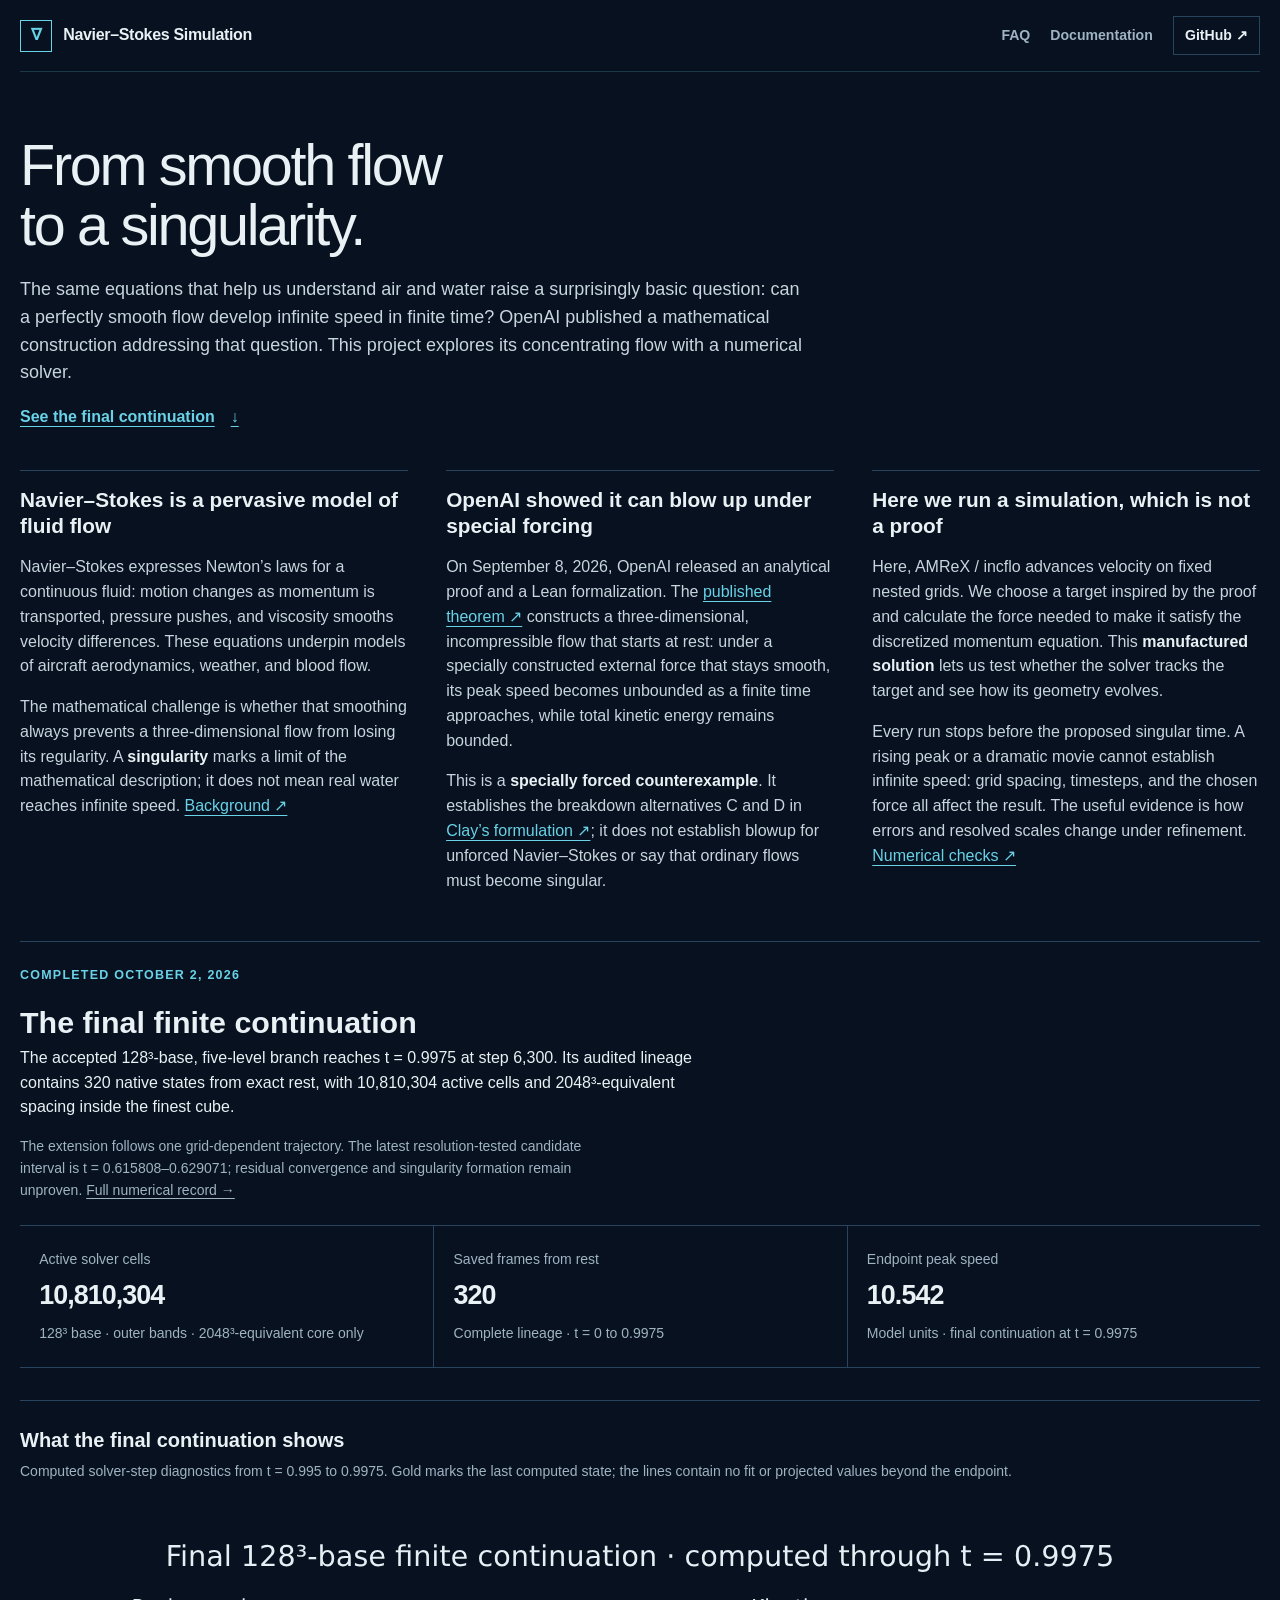
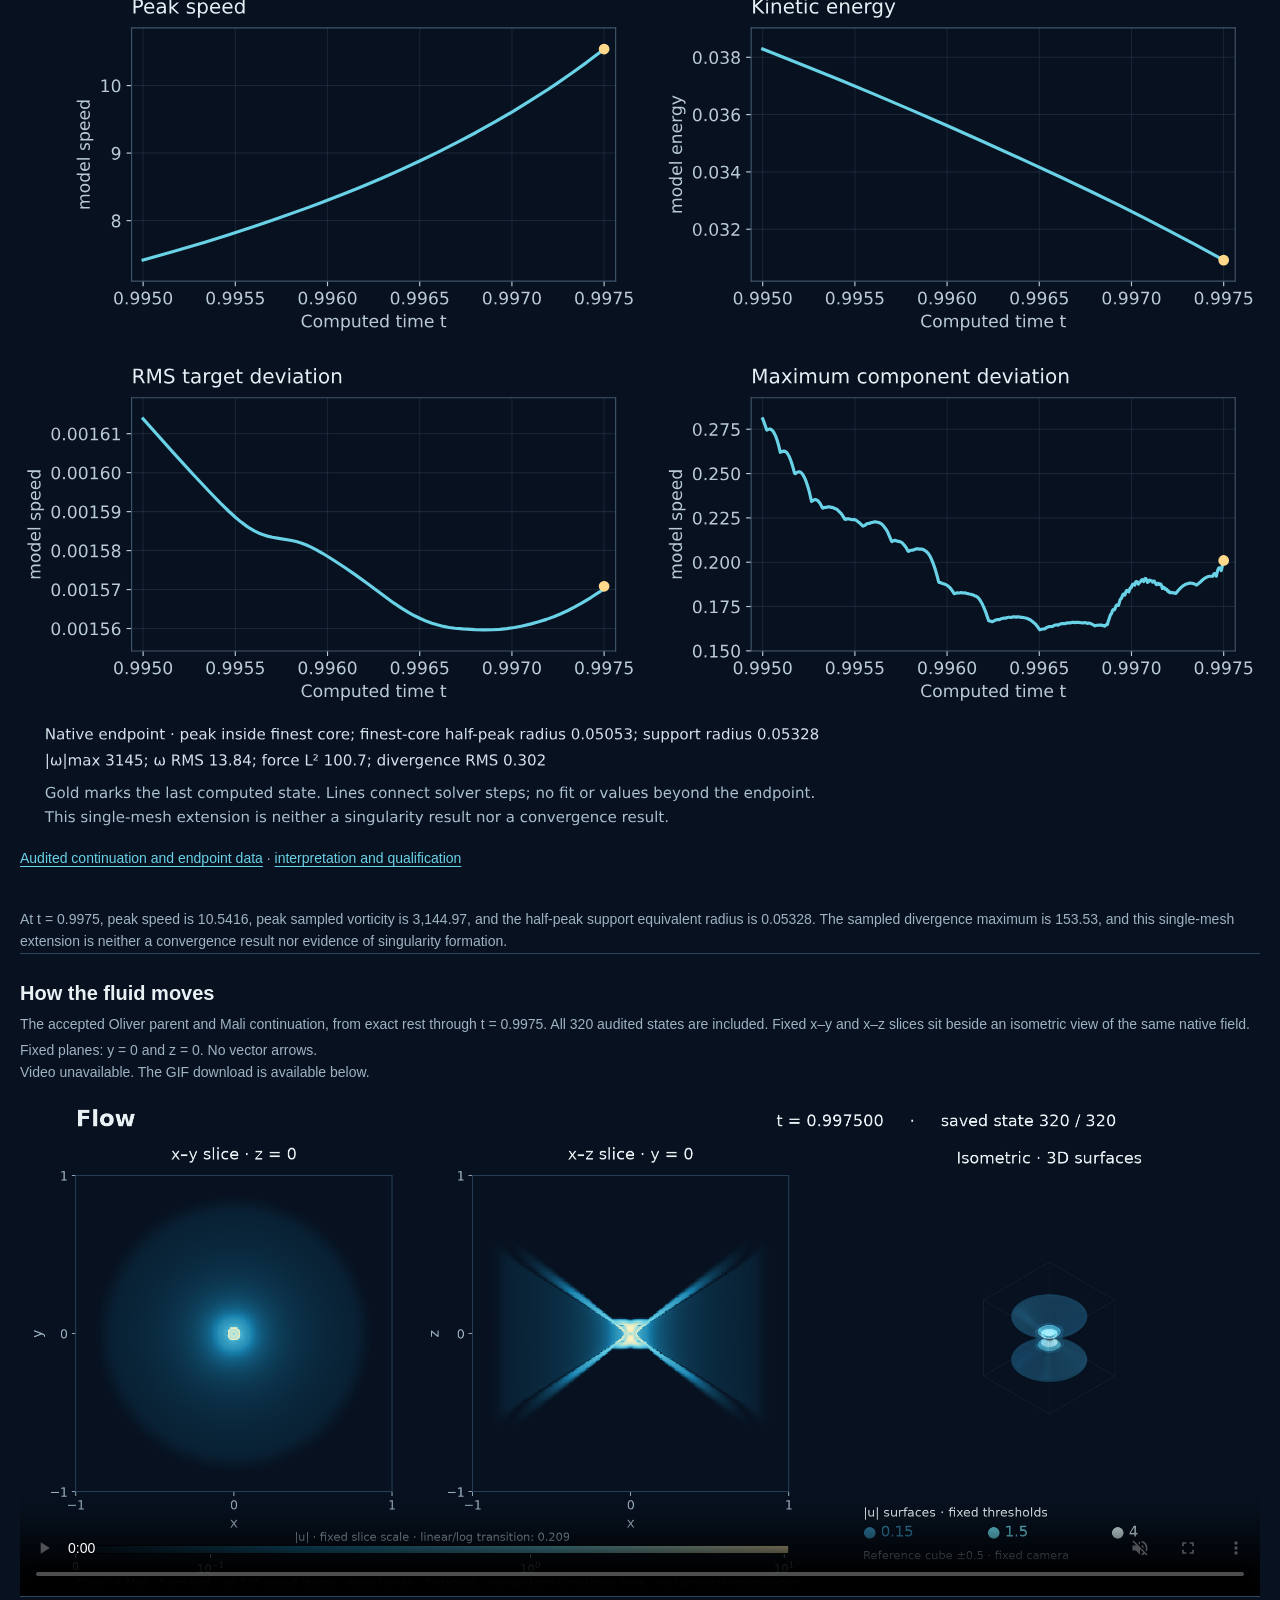
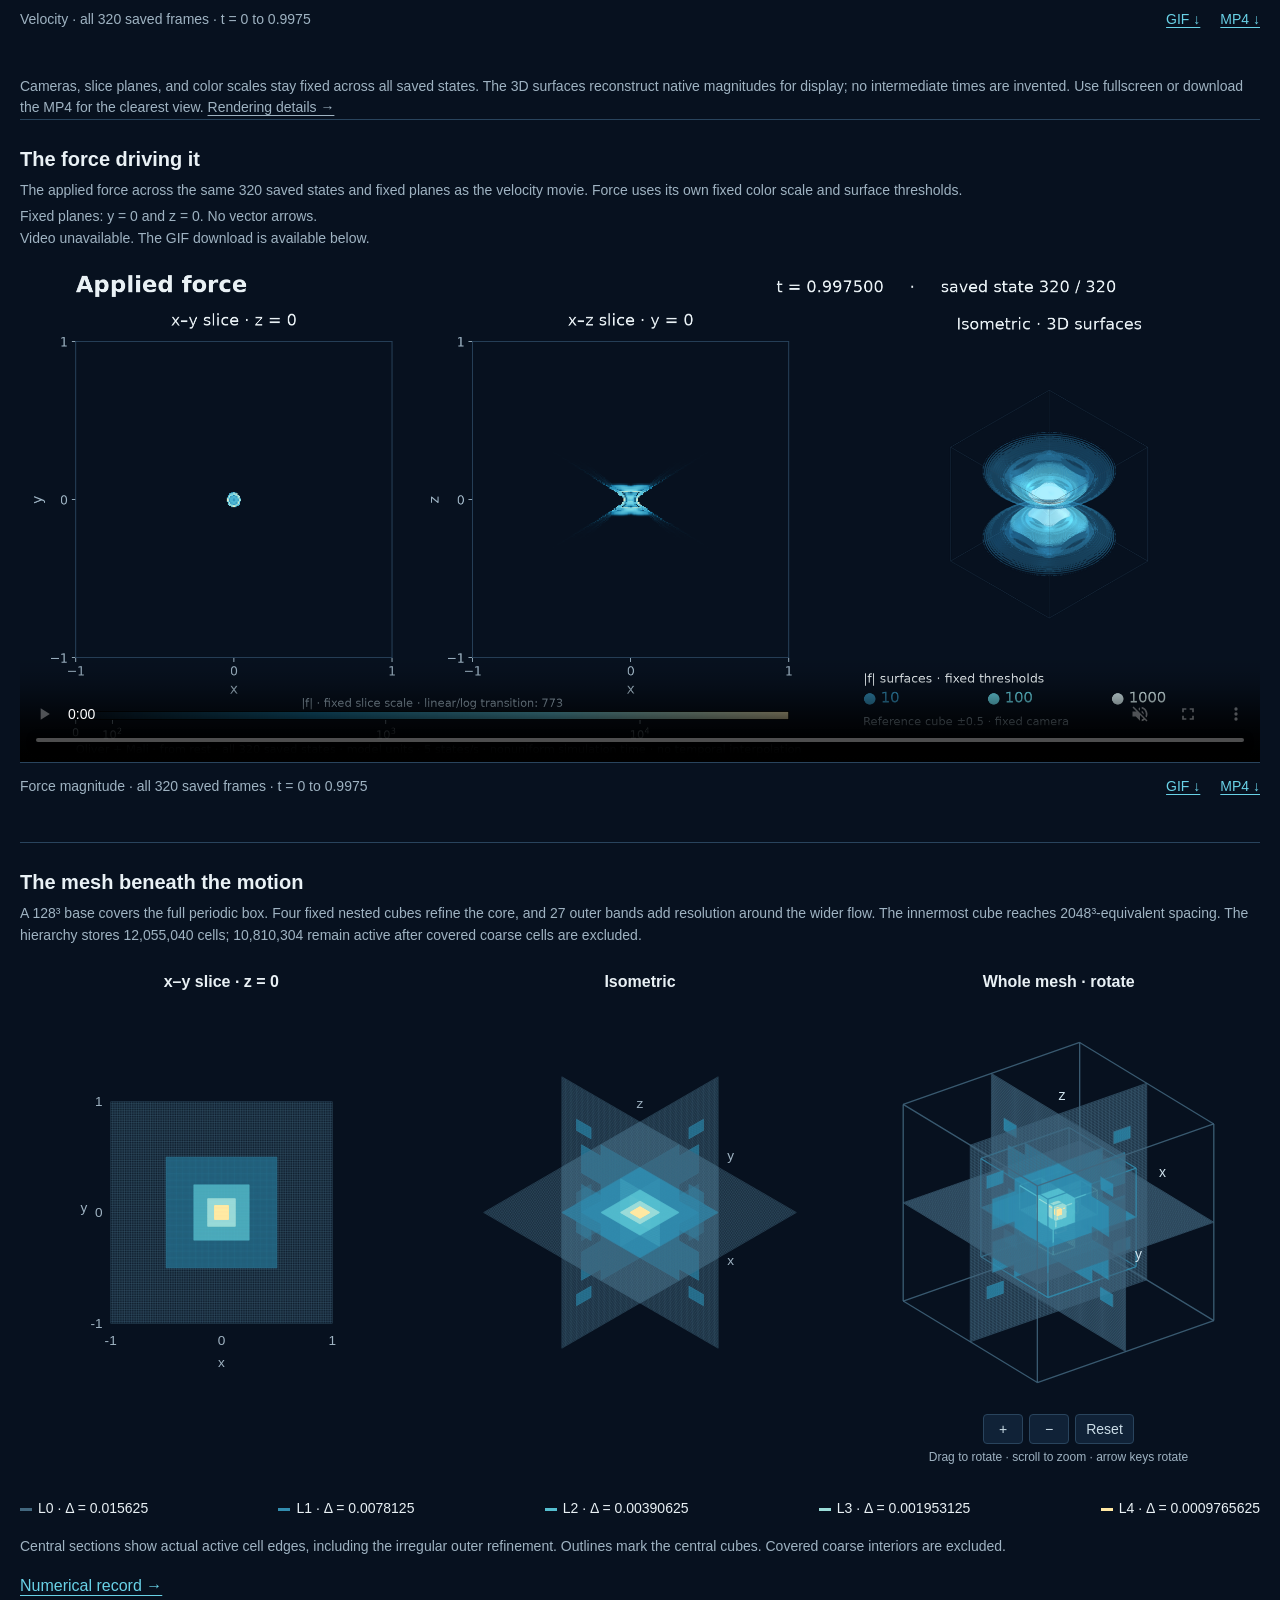
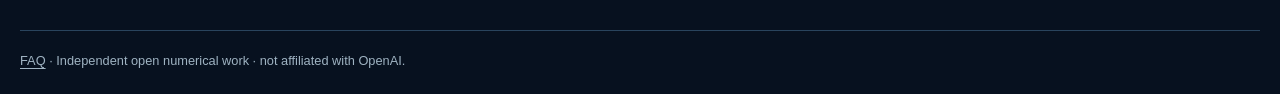
<file: site/index.html>
<!doctype html>
<html lang="en">
  <head>
    <meta charset="utf-8" />
    <meta name="viewport" content="width=device-width, initial-scale=1" />
    <meta
      name="description"
      content="Why Navier–Stokes matters, what OpenAI's singularity proof establishes, and what a finite numerical simulation can show."
    />
    <meta name="theme-color" content="#07111f" />
    <title>From smooth flow to a singularity · Navier–Stokes Simulation</title>
    <link rel="icon" href="favicon.svg" type="image/svg+xml" />
    <link rel="stylesheet" href="styles.css?v=outer-complete-2" />
    <script type="module" src="best.js?v=final-continuation-1"></script>
  </head>
  <body>
    <a class="skip-link" href="#result">Skip to the simulation</a>
    <header class="site-header">
      <a class="wordmark" href="#top" aria-label="Navier–Stokes lab home">
        <span class="mark" aria-hidden="true">∇</span>
        <span>Navier–Stokes Simulation</span>
      </a>
      <nav aria-label="Project navigation">
        <a href="faq.html">FAQ</a>
        <a href="documentation.html">
          Documentation
        </a>
        <a class="nav-cta" href="https://github.com/cmccomb/navier-stokes-singularity-simulation">
          GitHub ↗
        </a>
      </nav>
    </header>

    <main id="top">
      <section class="intro" aria-labelledby="intro-title">
        <h1 id="intro-title">From smooth flow<br />to a singularity.</h1>
        <p class="intro-lead">
          The same equations that help us understand air and water raise a
          surprisingly basic question: can a perfectly smooth flow develop
          infinite speed in finite time? OpenAI published a mathematical
          construction addressing that question. This project explores its
          concentrating flow with a numerical solver.
        </p>
        <a class="intro-jump" href="#result">See the final continuation <span aria-hidden="true">↓</span></a>

        <div class="context-grid">
          <section aria-labelledby="why-ns">
            <h2 id="why-ns">Navier–Stokes is a pervasive model of fluid flow</h2>
            <p>
              Navier–Stokes expresses Newton’s laws for a continuous fluid:
              motion changes as momentum is transported, pressure pushes,
              and viscosity smooths velocity differences. These equations
              underpin models of aircraft aerodynamics, weather, and blood flow.
            </p>
            <p>
              The mathematical challenge is whether that smoothing always
              prevents a three-dimensional flow from losing its regularity.
              A <strong>singularity</strong> marks a limit of the mathematical
              description; it does not mean real water reaches infinite speed.
              <a href="https://openai.com/index/navier-stokes-solution/">Background ↗</a>
            </p>
          </section>
          <section aria-labelledby="what-openai">
            <h2 id="what-openai">OpenAI showed it can blow up under special forcing</h2>
            <p>
              On September 8, 2026, OpenAI released an analytical proof and
              a Lean formalization. The <a href="https://cdn.openai.com/pdf/32d9f210-8b73-45e0-91bc-82a30aef8a9a/navier-stokes.pdf">published theorem ↗</a> constructs a
              three-dimensional, incompressible flow that starts at rest:
              under a specially constructed external force that stays smooth,
              its peak speed becomes unbounded as a finite time approaches, while total
              kinetic energy remains bounded.
            </p>
            <p>
              This is a <strong>specially forced counterexample</strong>.
              It establishes the breakdown alternatives C and D in
              <a href="https://www.claymath.org/wp-content/uploads/2022/06/navierstokes.pdf">Clay’s formulation ↗</a>;
              it does not establish blowup for unforced Navier–Stokes or say
              that ordinary flows must become singular.
            </p>
          </section>
          <section aria-labelledby="why-simulate">
            <h2 id="why-simulate">Here we run a simulation, which is not a proof</h2>
            <p>
              Here, AMReX / incflo advances velocity on fixed nested grids. We choose
              a target inspired by the proof and calculate the force needed
              to make it satisfy the discretized momentum equation. This
              <strong>manufactured solution</strong> lets us test whether the
              solver tracks the target and see how its geometry evolves.
            </p>
            <p>
              Every run stops before the proposed singular time. A rising
              peak or a dramatic movie cannot establish infinite speed:
              grid spacing, timesteps, and the chosen force all affect the
              result. The useful evidence is how errors and resolved scales
              change under refinement.
              <a href="accuracy.html">Numerical checks ↗</a>
            </p>
          </section>
        </div>


      </section>

      <section class="measure latest-result" id="result" aria-labelledby="latest-title">
        <p class="eyebrow">Completed October 2, 2026</p>
        <h2 id="latest-title">The final finite continuation</h2>
        <p>The accepted 128³-base, five-level branch reaches t = 0.9975 at step 6,300. Its audited lineage contains 320 native states from exact rest, with 10,810,304 active cells and 2048³-equivalent spacing inside the finest cube.</p>
        <p class="measure-note">The extension follows one grid-dependent trajectory. The latest resolution-tested candidate interval is t = 0.615808–0.629071; residual convergence and singularity formation remain unproven. <a href="results.html">Full numerical record →</a></p>
      </section>

      <section class="big-numbers" aria-label="Simulation in numbers">
        <div><p class="number-label">Active solver cells</p><p class="number-value" id="cell-count">10,810,304</p><p class="number-note" id="cell-grid">128³ base · outer bands · 2048³-equivalent core only</p></div>
        <div><p class="number-label">Saved frames from rest</p><p class="number-value" id="frame-count">320</p><p class="number-note">Complete lineage · t = 0 to 0.9975</p></div>
        <div><p class="number-label">Endpoint peak speed</p><p class="number-value" id="peak-speed">10.542</p><p class="number-note" id="speed-time">Model units · final continuation at t = 0.9975</p></div>
      </section>

      <section class="measure featured-measure" aria-labelledby="final-figure-title">
        <h2 id="final-figure-title">What the final continuation shows</h2>
        <p class="measure-note">Computed solver-step diagnostics from t = 0.995 to 0.9975. Gold marks the last computed state; the lines contain no fit or projected values beyond the endpoint.</p>
        <figure class="evidence-figure" id="final-continuation-figure">
          <div class="plot-viewport" tabindex="0" role="region" aria-label="Final finite continuation figure; scroll horizontally on narrow screens"><img src="media/final-continuation.svg" width="1152" height="864" alt="Four computed diagnostic histories through t = 0.9975, followed by a native endpoint summary for core location, support radius, vorticity, force, and divergence. No values are fitted beyond the endpoint." /></div>
          <p class="plot-scroll-hint">Scroll sideways to inspect all four continuation panels.</p>
          <figcaption><a href="data/final-continuation.json">Audited continuation and endpoint data</a> · <a href="results.html#final-continuation">interpretation and qualification</a></figcaption>
        </figure>
        <p class="measure-note">At t = 0.9975, peak speed is 10.5416, peak sampled vorticity is 3,144.97, and the half-peak support equivalent radius is 0.05328. The sampled divergence maximum is 153.53, and this single-mesh extension is neither a convergence result nor evidence of singularity formation.</p>
      </section>

      <section class="measure featured-measure" aria-labelledby="flow-title">
        <h2 id="flow-title">How the fluid moves</h2>
        <p class="measure-note">The accepted Oliver parent and Mali continuation, from exact rest through t = 0.9975. All 320 audited states are included. Fixed x–y and x–z slices sit beside an isometric view of the same native field.</p>
        <p class="measure-note" id="flow-view-note" aria-live="polite">Fixed planes: y = 0 and z = 0. No vector arrows.</p>
        <p class="media-pending" id="flow-pending">Loading the completed velocity movie.</p>
        <figure class="stream-movie three-view" id="flow-figure" hidden>
          <div class="plot-viewport" tabindex="0" role="region" aria-label="Velocity views; scroll horizontally on narrow screens"><video id="flow-video" controls loop muted playsinline preload="metadata" aria-label="Velocity magnitude: x-y slice, x-z slice, then isometric surfaces, synchronized through all saved times"></video></div>
          <p class="plot-scroll-hint" id="flow-scroll-hint">Scroll sideways: x–y → x–z → isometric</p>
          <figcaption>
            <span>Velocity · <span data-clip-range>saved times</span></span>
            <span class="media-links"><a id="flow-gif" href="media/oliver-mali-flow-views.gif?v=final320" download>GIF ↓</a><a id="flow-mp4" href="media/oliver-mali-flow-views.mp4?v=final320" download>MP4 ↓</a></span>
          </figcaption>
        </figure>
        <p class="measure-note">Cameras, slice planes, and color scales stay fixed across all saved states. The 3D surfaces reconstruct native magnitudes for display; no intermediate times are invented. Use fullscreen or download the MP4 for the clearest view. <a href="rendering-3d.html">Rendering details →</a></p>
      </section>
      <section class="measure" aria-labelledby="force-title">
        <h2 id="force-title">The force driving it</h2>
        <p class="measure-note">The applied force across the same 320 saved states and fixed planes as the velocity movie. Force uses its own fixed color scale and surface thresholds.</p>
        <p class="measure-note" id="force-view-note" aria-live="polite">Fixed planes: y = 0 and z = 0. No vector arrows.</p>
        <p class="media-pending" id="force-pending">Loading the completed forcing movie.</p>
        <figure class="stream-movie three-view" id="force-figure" hidden>
          <div class="plot-viewport" tabindex="0" role="region" aria-label="Force views; scroll horizontally on narrow screens"><video id="force-video" controls loop muted playsinline preload="metadata" aria-label="Applied force magnitude: x-y slice, x-z slice, then isometric surfaces, synchronized through all saved times"></video></div>
          <p class="plot-scroll-hint" id="force-scroll-hint">Scroll sideways: x–y → x–z → isometric</p>
          <figcaption>
            <span>Force magnitude · <span data-clip-range>saved times</span></span>
            <span class="media-links"><a id="force-gif" href="media/oliver-mali-force-views.gif?v=final320" download>GIF ↓</a><a id="force-mp4" href="media/oliver-mali-force-views.mp4?v=final320" download>MP4 ↓</a></span>
          </figcaption>
        </figure>
      </section>
      <section class="measure" aria-labelledby="mesh-title">
        <h2 id="mesh-title">The mesh beneath the motion</h2>
        <p class="measure-note">A 128³ base covers the full periodic box. Four fixed nested cubes refine the core, and 27 outer bands add resolution around the wider flow. The innermost cube reaches 2048³-equivalent spacing. The hierarchy stores 12,055,040 cells; 10,810,304 remain active after covered coarse cells are excluded.</p>
        <div class="plot-viewport mesh-row-viewport" tabindex="0" role="region" aria-label="Mesh row: x-y, isometric, rotatable whole mesh; scroll horizontally on narrow screens">
          <div class="mesh-row">
            <figure>
              <h3>x–y slice · z = 0</h3>
              <img src="media/mesh-xy.svg?v=outer128" width="800" height="800" loading="lazy" alt="Active native cell edges in the central x-y slice; covered coarse interiors excluded." />
            </figure>
            <figure>
              <h3>Isometric</h3>
              <img src="media/mesh-isometric.svg?v=outer128" width="800" height="800" loading="lazy" alt="Isometric view of three central sections through the active native cells." />
            </figure>
            <figure>
              <h3>Whole mesh · rotate</h3>
              <iframe src="mesh-explorer.html?embed=whole&amp;v=outer128" title="Rotatable whole native mesh" loading="lazy" sandbox="allow-scripts allow-same-origin"></iframe>
            </figure>
          </div>
        </div>
        <p class="plot-scroll-hint mesh-row-hint">Scroll sideways: x–y → isometric → rotatable mesh</p>
        <div class="mesh-row-legend" aria-label="Refinement levels">
          <span style="--level: #42677e">L0 · Δ = 0.015625</span>
          <span style="--level: #328daf">L1 · Δ = 0.0078125</span>
          <span style="--level: #55becf">L2 · Δ = 0.00390625</span>
          <span style="--level: #9bddd9">L3 · Δ = 0.001953125</span>
          <span style="--level: #ffe8a3">L4 · Δ = 0.0009765625</span>
        </div>
        <p class="measure-note">Central sections show actual active cell edges, including the irregular outer refinement. Outlines mark the central cubes. Covered coarse interiors are excluded.</p>
        <p class="archive-link"><a href="results.html">Numerical record →</a></p>
      </section>
    </main>

    <footer>
      <p><a href="faq.html">FAQ</a> · Independent open numerical work · not affiliated with OpenAI.</p>
    </footer>
  </body>
</html>
</file>
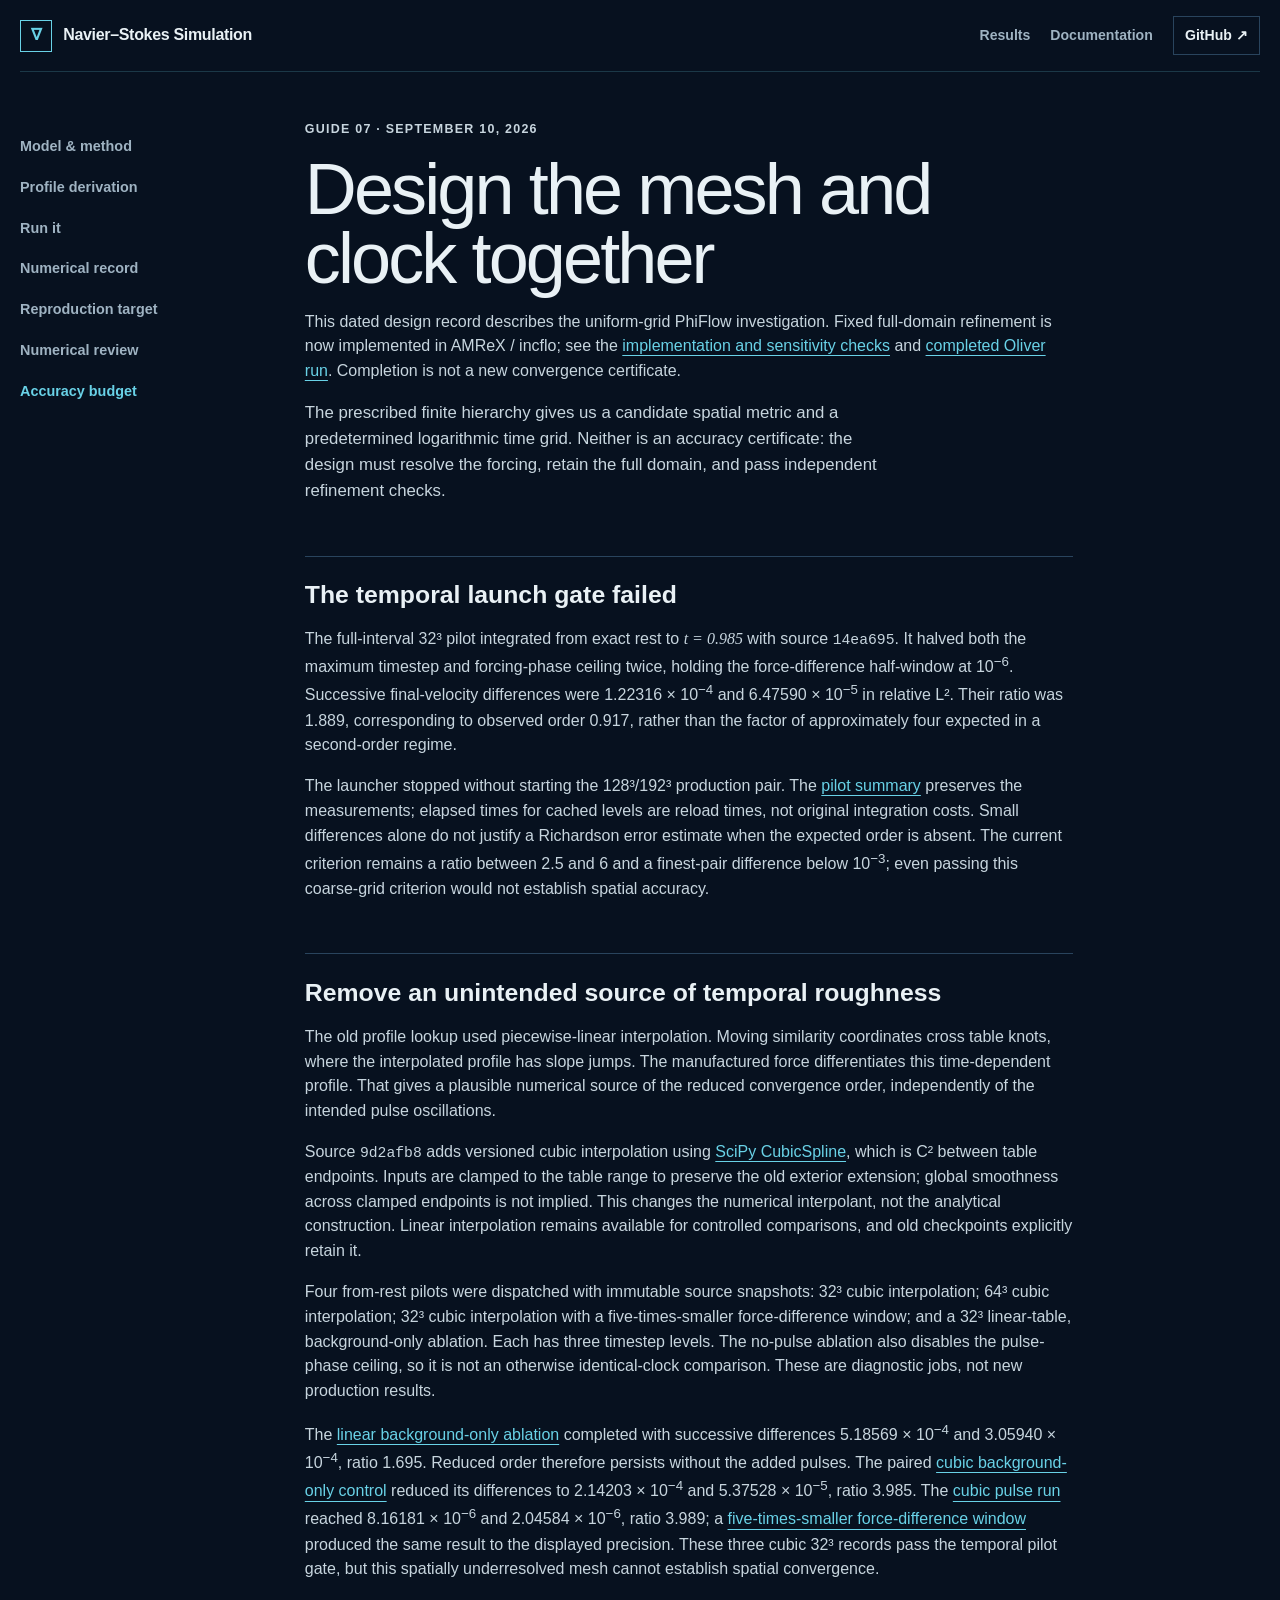
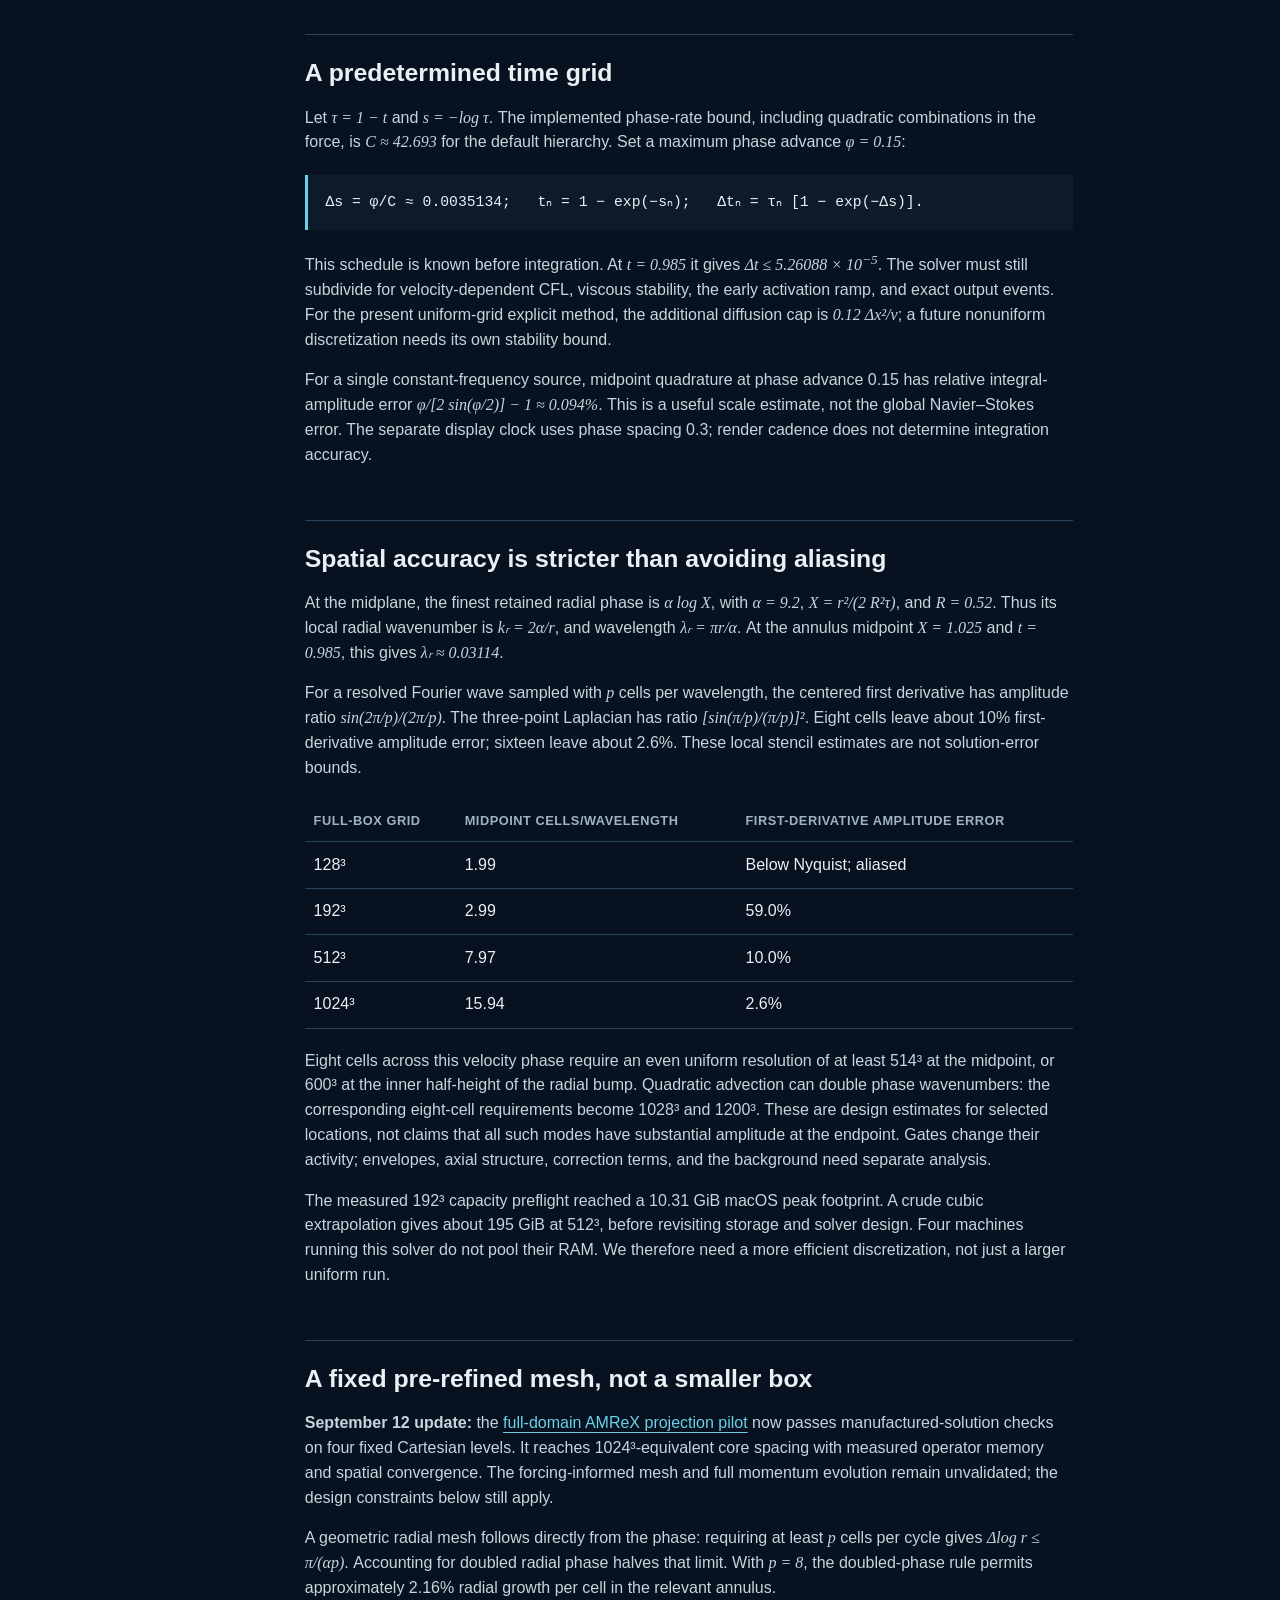
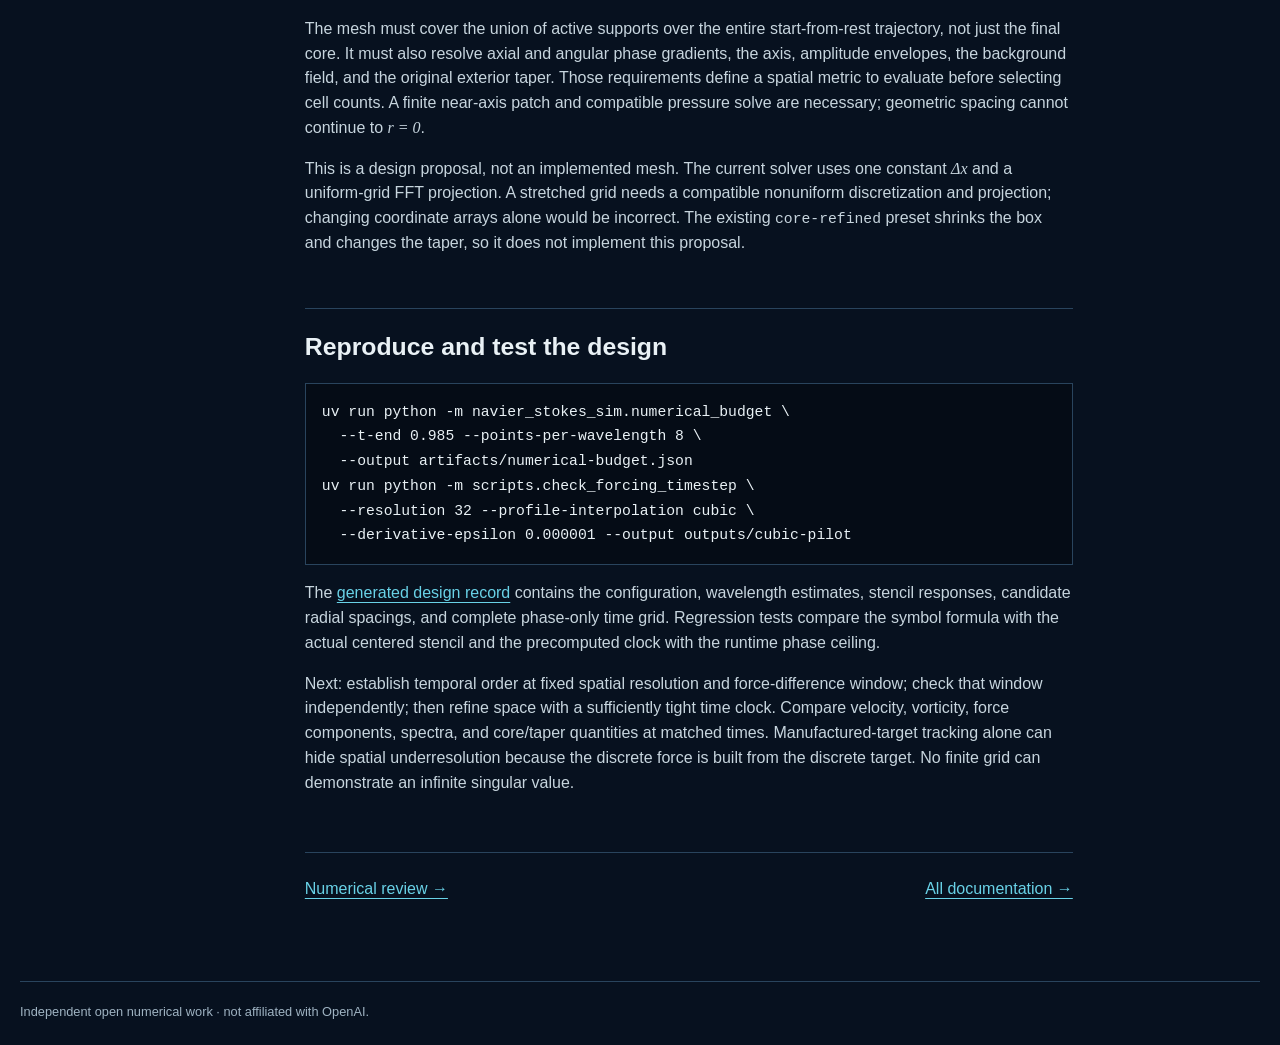
<file: site/accuracy.html>
<!doctype html>
<html lang="en">
  <head>
    <meta charset="utf-8" />
    <meta name="viewport" content="width=device-width, initial-scale=1" />
    <meta name="theme-color" content="#07111f" />
    <title>Accuracy budget · Navier–Stokes Singularity Simulation</title>
    <link rel="icon" href="favicon.svg" type="image/svg+xml" />
    <link rel="stylesheet" href="styles.css" />
  </head>
  <body>
    <a class="skip-link" href="#content">Skip to content</a>
    <header class="site-header">
      <a class="wordmark" href="index.html"><span class="mark" aria-hidden="true">∇</span><span>Navier–Stokes Simulation</span></a>
      <nav aria-label="Project navigation"><a href="index.html">Results</a><a href="documentation.html" aria-current="page">Documentation</a><a class="nav-cta" href="https://github.com/cmccomb/navier-stokes-singularity-simulation">GitHub ↗</a></nav>
    </header>
    <main class="docs-shell" id="content">
      <nav class="docs-nav" aria-label="Documentation pages">
        <a href="method.html">Model &amp; method</a><a href="derivation.html">Profile derivation</a><a href="running.html">Run it</a><a href="results.html">Numerical record</a><a href="reproduction.html">Reproduction target</a><a href="review.html">Numerical review</a><a href="accuracy.html" aria-current="page">Accuracy budget</a>
      </nav>
      <article class="doc-page">
        <p class="eyebrow">Guide 07 · September 10, 2026</p>
        <h1>Design the mesh and clock together</h1>
        <p>This dated design record describes the uniform-grid PhiFlow investigation. Fixed full-domain refinement is now implemented in AMReX / incflo; see the <a href="refinement.html">implementation and sensitivity checks</a> and <a href="results.html">completed Oliver run</a>. Completion is not a new convergence certificate.</p>
        <p class="dek">The prescribed finite hierarchy gives us a candidate spatial metric and a predetermined logarithmic time grid. Neither is an accuracy certificate: the design must resolve the forcing, retain the full domain, and pass independent refinement checks.</p>

        <h2>The temporal launch gate failed</h2>
        <p>The full-interval 32³ pilot integrated from exact rest to <span class="math">t = 0.985</span> with source <code>14ea695</code>. It halved both the maximum timestep and forcing-phase ceiling twice, holding the force-difference half-window at 10<sup>−6</sup>. Successive final-velocity differences were 1.22316 × 10<sup>−4</sup> and 6.47590 × 10<sup>−5</sup> in relative L². Their ratio was 1.889, corresponding to observed order 0.917, rather than the factor of approximately four expected in a second-order regime.</p>
        <p>The launcher stopped without starting the 128³/192³ production pair. The <a href="data/temporal-linear-n32.json">pilot summary</a> preserves the measurements; elapsed times for cached levels are reload times, not original integration costs. Small differences alone do not justify a Richardson error estimate when the expected order is absent. The current criterion remains a ratio between 2.5 and 6 and a finest-pair difference below 10<sup>−3</sup>; even passing this coarse-grid criterion would not establish spatial accuracy.</p>

        <h2>Remove an unintended source of temporal roughness</h2>
        <p>The old profile lookup used piecewise-linear interpolation. Moving similarity coordinates cross table knots, where the interpolated profile has slope jumps. The manufactured force differentiates this time-dependent profile. That gives a plausible numerical source of the reduced convergence order, independently of the intended pulse oscillations.</p>
        <p>Source <code>9d2afb8</code> adds versioned cubic interpolation using <a href="https://docs.scipy.org/doc/scipy/reference/generated/scipy.interpolate.CubicSpline.html">SciPy CubicSpline</a>, which is C² between table endpoints. Inputs are clamped to the table range to preserve the old exterior extension; global smoothness across clamped endpoints is not implied. This changes the numerical interpolant, not the analytical construction. Linear interpolation remains available for controlled comparisons, and old checkpoints explicitly retain it.</p>
        <p>Four from-rest pilots were dispatched with immutable source snapshots: 32³ cubic interpolation; 64³ cubic interpolation; 32³ cubic interpolation with a five-times-smaller force-difference window; and a 32³ linear-table, background-only ablation. Each has three timestep levels. The no-pulse ablation also disables the pulse-phase ceiling, so it is not an otherwise identical-clock comparison. These are diagnostic jobs, not new production results.</p>
        <p>The <a href="data/temporal-linear-n32-no-pulses.json">linear background-only ablation</a> completed with successive differences 5.18569 × 10<sup>−4</sup> and 3.05940 × 10<sup>−4</sup>, ratio 1.695. Reduced order therefore persists without the added pulses. The paired <a href="data/temporal-cubic-n32-no-pulses.json">cubic background-only control</a> reduced its differences to 2.14203 × 10<sup>−4</sup> and 5.37528 × 10<sup>−5</sup>, ratio 3.985. The <a href="data/temporal-cubic-n32.json">cubic pulse run</a> reached 8.16181 × 10<sup>−6</sup> and 2.04584 × 10<sup>−6</sup>, ratio 3.989; a <a href="data/temporal-cubic-n32-eps2e-7.json">five-times-smaller force-difference window</a> produced the same result to the displayed precision. These three cubic 32³ records pass the temporal pilot gate, but this spatially underresolved mesh cannot establish spatial convergence.</p>

        <h2>A predetermined time grid</h2>
        <p>Let <span class="math">τ = 1 − t</span> and <span class="math">s = −log τ</span>. The implemented phase-rate bound, including quadratic combinations in the force, is <span class="math">C ≈ 42.693</span> for the default hierarchy. Set a maximum phase advance <span class="math">φ = 0.15</span>:</p>
        <div class="equation">Δs = φ/C ≈ 0.0035134; &nbsp; tₙ = 1 − exp(−sₙ); &nbsp; Δtₙ = τₙ [1 − exp(−Δs)].</div>
        <p>This schedule is known before integration. At <span class="math">t = 0.985</span> it gives <span class="math">Δt ≤ 5.26088 × 10<sup>−5</sup></span>. The solver must still subdivide for velocity-dependent CFL, viscous stability, the early activation ramp, and exact output events. For the present uniform-grid explicit method, the additional diffusion cap is <span class="math">0.12 Δx²/ν</span>; a future nonuniform discretization needs its own stability bound.</p>
        <p>For a single constant-frequency source, midpoint quadrature at phase advance 0.15 has relative integral-amplitude error <span class="math">φ/[2 sin(φ/2)] − 1 ≈ 0.094%</span>. This is a useful scale estimate, not the global Navier–Stokes error. The separate display clock uses phase spacing 0.3; render cadence does not determine integration accuracy.</p>

        <h2>Spatial accuracy is stricter than avoiding aliasing</h2>
        <p>At the midplane, the finest retained radial phase is <span class="math">α log X</span>, with <span class="math">α = 9.2</span>, <span class="math">X = r²/(2 R²τ)</span>, and <span class="math">R = 0.52</span>. Thus its local radial wavenumber is <span class="math">kᵣ = 2α/r</span>, and wavelength <span class="math">λᵣ = πr/α</span>. At the annulus midpoint <span class="math">X = 1.025</span> and <span class="math">t = 0.985</span>, this gives <span class="math">λᵣ ≈ 0.03114</span>.</p>
        <p>For a resolved Fourier wave sampled with <span class="math">p</span> cells per wavelength, the centered first derivative has amplitude ratio <span class="math">sin(2π/p)/(2π/p)</span>. The three-point Laplacian has ratio <span class="math">[sin(π/p)/(π/p)]²</span>. Eight cells leave about 10% first-derivative amplitude error; sixteen leave about 2.6%. These local stencil estimates are not solution-error bounds.</p>
        <table>
          <thead><tr><th>Full-box grid</th><th>Midpoint cells/wavelength</th><th>First-derivative amplitude error</th></tr></thead>
          <tbody>
            <tr><td>128³</td><td>1.99</td><td>Below Nyquist; aliased</td></tr>
            <tr><td>192³</td><td>2.99</td><td>59.0%</td></tr>
            <tr><td>512³</td><td>7.97</td><td>10.0%</td></tr>
            <tr><td>1024³</td><td>15.94</td><td>2.6%</td></tr>
          </tbody>
        </table>
        <p>Eight cells across this velocity phase require an even uniform resolution of at least 514³ at the midpoint, or 600³ at the inner half-height of the radial bump. Quadratic advection can double phase wavenumbers: the corresponding eight-cell requirements become 1028³ and 1200³. These are design estimates for selected locations, not claims that all such modes have substantial amplitude at the endpoint. Gates change their activity; envelopes, axial structure, correction terms, and the background need separate analysis.</p>
        <p>The measured 192³ capacity preflight reached a 10.31 GiB macOS peak footprint. A crude cubic extrapolation gives about 195 GiB at 512³, before revisiting storage and solver design. Four machines running this solver do not pool their RAM. We therefore need a more efficient discretization, not just a larger uniform run.</p>

        <h2>A fixed pre-refined mesh, not a smaller box</h2>
        <p><strong>September 12 update:</strong> the <a href="refinement.html">full-domain AMReX projection pilot</a> now passes manufactured-solution checks on four fixed Cartesian levels. It reaches 1024³-equivalent core spacing with measured operator memory and spatial convergence. The forcing-informed mesh and full momentum evolution remain unvalidated; the design constraints below still apply.</p>
        <p>A geometric radial mesh follows directly from the phase: requiring at least <span class="math">p</span> cells per cycle gives <span class="math">Δlog r ≤ π/(αp)</span>. Accounting for doubled radial phase halves that limit. With <span class="math">p = 8</span>, the doubled-phase rule permits approximately 2.16% radial growth per cell in the relevant annulus.</p>
        <p>The mesh must cover the union of active supports over the entire start-from-rest trajectory, not just the final core. It must also resolve axial and angular phase gradients, the axis, amplitude envelopes, the background field, and the original exterior taper. Those requirements define a spatial metric to evaluate before selecting cell counts. A finite near-axis patch and compatible pressure solve are necessary; geometric spacing cannot continue to <span class="math">r = 0</span>.</p>
        <p>This is a design proposal, not an implemented mesh. The current solver uses one constant <span class="math">Δx</span> and a uniform-grid FFT projection. A stretched grid needs a compatible nonuniform discretization and projection; changing coordinate arrays alone would be incorrect. The existing <code>core-refined</code> preset shrinks the box and changes the taper, so it does not implement this proposal.</p>

        <h2>Reproduce and test the design</h2>
        <pre><code>uv run python -m navier_stokes_sim.numerical_budget \
  --t-end 0.985 --points-per-wavelength 8 \
  --output artifacts/numerical-budget.json
uv run python -m scripts.check_forcing_timestep \
  --resolution 32 --profile-interpolation cubic \
  --derivative-epsilon 0.000001 --output outputs/cubic-pilot</code></pre>
        <p>The <a href="data/numerical-budget.json">generated design record</a> contains the configuration, wavelength estimates, stencil responses, candidate radial spacings, and complete phase-only time grid. Regression tests compare the symbol formula with the actual centered stencil and the precomputed clock with the runtime phase ceiling.</p>
        <p>Next: establish temporal order at fixed spatial resolution and force-difference window; check that window independently; then refine space with a sufficiently tight time clock. Compare velocity, vorticity, force components, spectra, and core/taper quantities at matched times. Manufactured-target tracking alone can hide spatial underresolution because the discrete force is built from the discrete target. No finite grid can demonstrate an infinite singular value.</p>
        <nav class="page-links" aria-label="Adjacent documentation"><a href="review.html">Numerical review →</a><a href="documentation.html">All documentation →</a></nav>
      </article>
    </main>
    <footer><p>Independent open numerical work · not affiliated with OpenAI.</p></footer>
  </body>
</html>
</file>
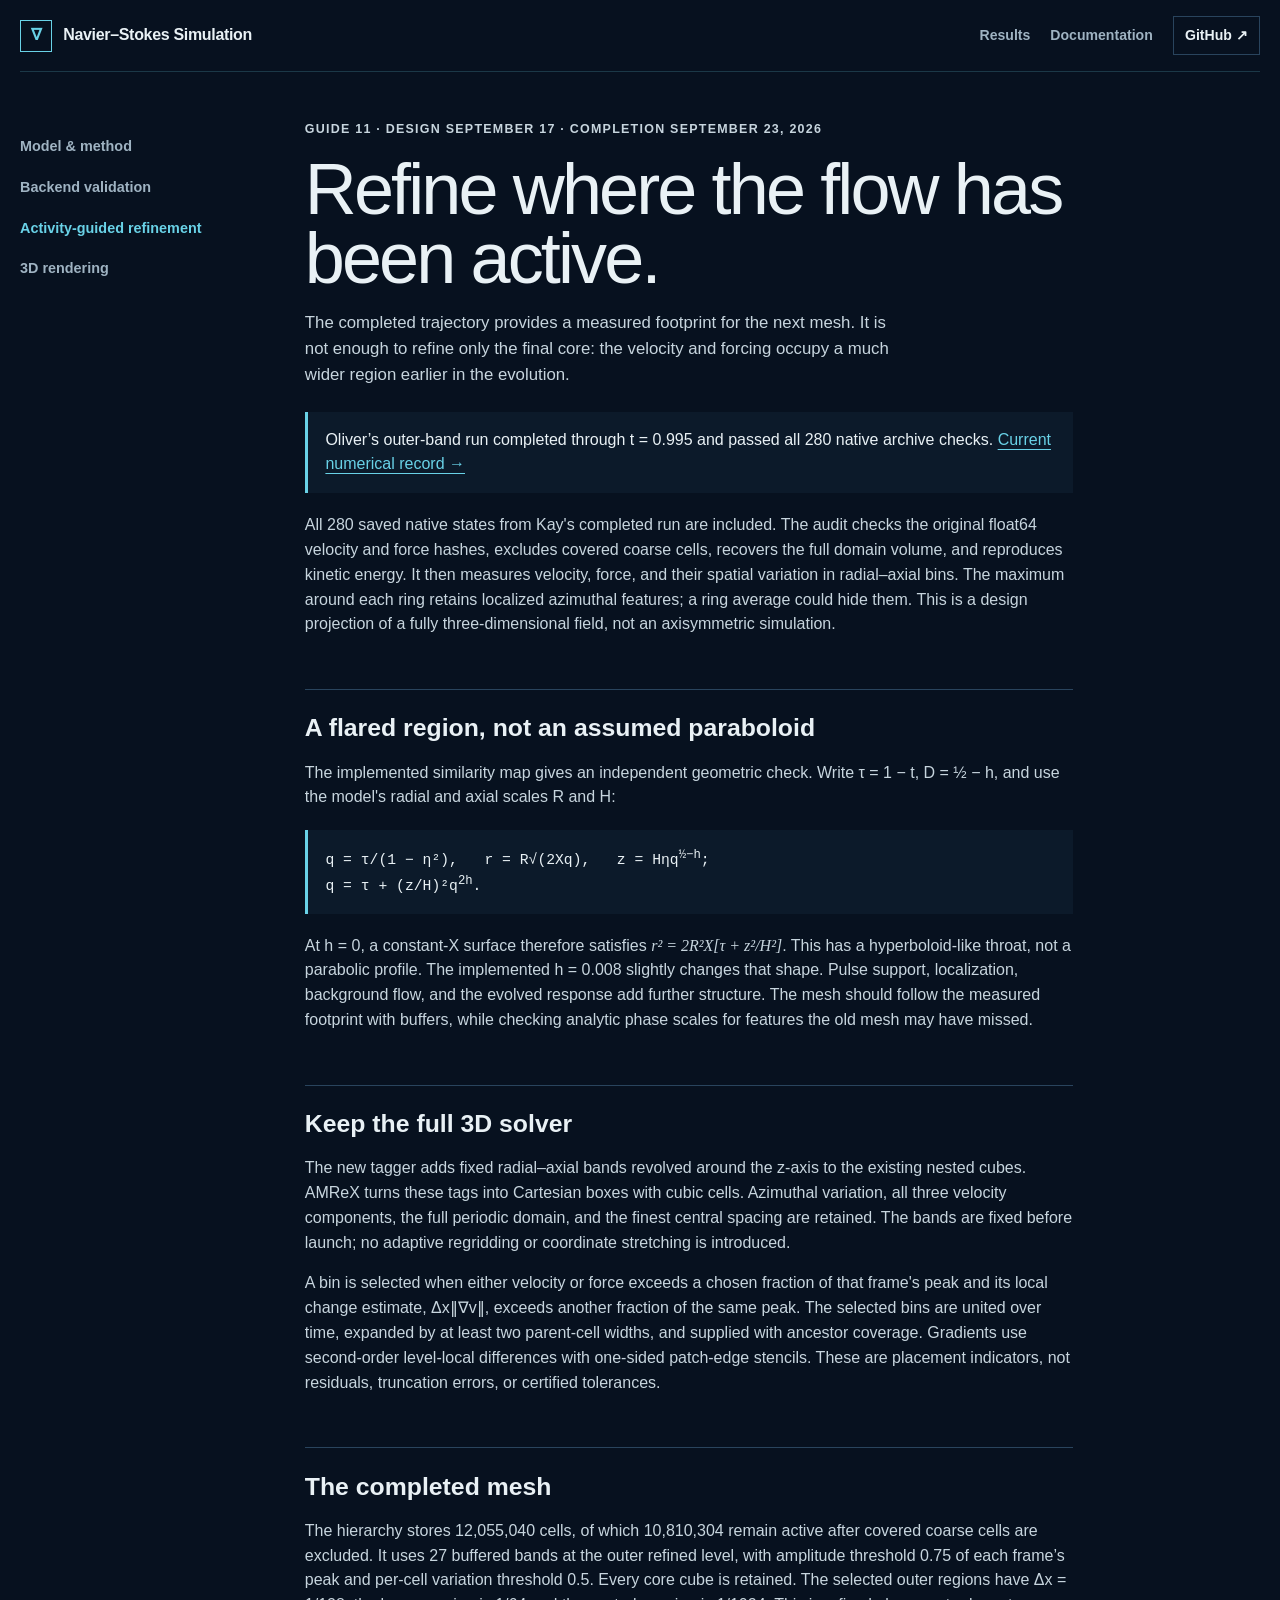
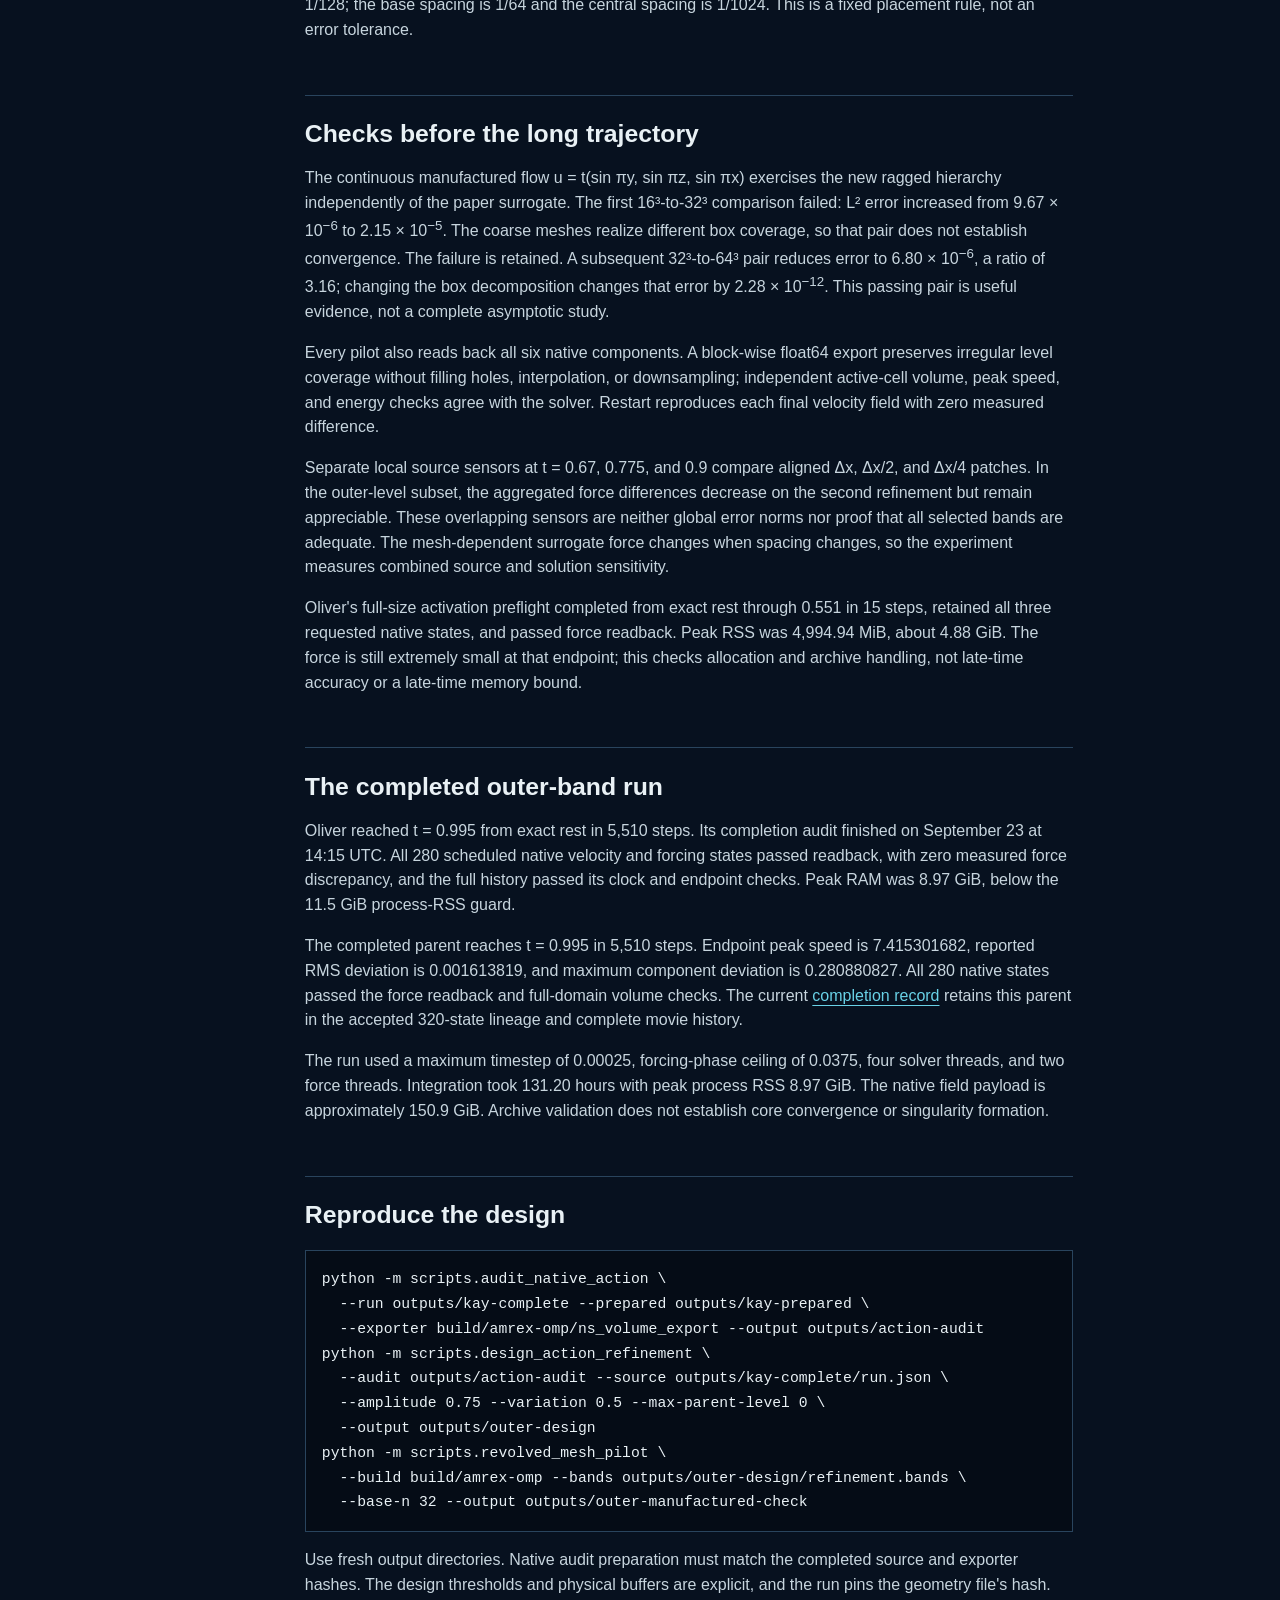
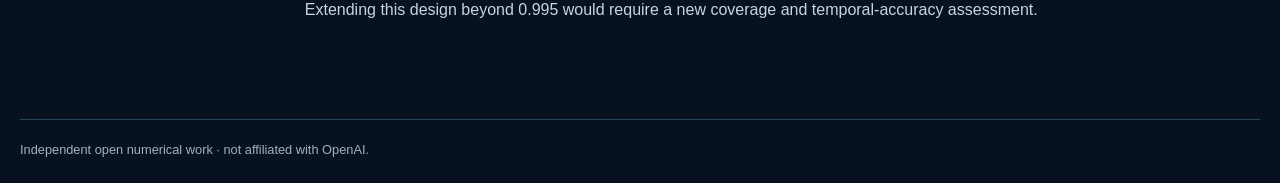
<file: site/activity-refinement.html>
<!doctype html>
<html lang="en">
  <head>
    <meta charset="utf-8" />
    <meta name="viewport" content="width=device-width, initial-scale=1" />
    <meta name="description" content="Use the completed 3D trajectory to place fixed refinement around moving velocity and forcing structures." />
    <meta name="theme-color" content="#07111f" />
    <title>Activity-guided refinement · Navier–Stokes Simulation</title>
    <link rel="icon" href="favicon.svg" type="image/svg+xml" />
    <link rel="stylesheet" href="styles.css" />
  </head>
  <body>
    <a class="skip-link" href="#content">Skip to content</a>
    <header class="site-header">
      <a class="wordmark" href="index.html"><span class="mark" aria-hidden="true">∇</span><span>Navier–Stokes Simulation</span></a>
      <nav aria-label="Project navigation"><a href="index.html">Results</a><a href="documentation.html" aria-current="page">Documentation</a><a class="nav-cta" href="https://github.com/cmccomb/navier-stokes-singularity-simulation">GitHub ↗</a></nav>
    </header>
    <main class="docs-shell" id="content">
      <nav class="docs-nav" aria-label="Documentation pages"><a href="method.html">Model &amp; method</a><a href="refinement.html">Backend validation</a><a href="activity-refinement.html" aria-current="page">Activity-guided refinement</a><a href="rendering-3d.html">3D rendering</a></nav>
      <article class="doc-page">
        <p class="eyebrow">Guide 11 · Design September 17 · Completion September 23, 2026</p>
        <h1>Refine where the flow has been active.</h1>
        <p class="dek">The completed trajectory provides a measured footprint for the next mesh. It is not enough to refine only the final core: the velocity and forcing occupy a much wider region earlier in the evolution.</p>
        <div class="callout">Oliver’s outer-band run completed through t = 0.995 and passed all 280 native archive checks. <a href="results.html">Current numerical record →</a></div>
        <p>All 280 saved native states from Kay's completed run are included. The audit checks the original float64 velocity and force hashes, excludes covered coarse cells, recovers the full domain volume, and reproduces kinetic energy. It then measures velocity, force, and their spatial variation in radial–axial bins. The maximum around each ring retains localized azimuthal features; a ring average could hide them. This is a design projection of a fully three-dimensional field, not an axisymmetric simulation.</p>


        <h2>A flared region, not an assumed paraboloid</h2>
        <p>The implemented similarity map gives an independent geometric check. Write τ = 1 − t, D = ½ − h, and use the model's radial and axial scales R and H:</p>
        <div class="equation">q = τ/(1 − η²), &nbsp; r = R√(2Xq), &nbsp; z = Hηq<sup>½−h</sup>;<br />q = τ + (z/H)²q<sup>2h</sup>.</div>
        <p>At h = 0, a constant-X surface therefore satisfies <span class="math">r² = 2R²X[τ + z²/H²]</span>. This has a hyperboloid-like throat, not a parabolic profile. The implemented h = 0.008 slightly changes that shape. Pulse support, localization, background flow, and the evolved response add further structure. The mesh should follow the measured footprint with buffers, while checking analytic phase scales for features the old mesh may have missed.</p>

        <h2>Keep the full 3D solver</h2>
        <p>The new tagger adds fixed radial–axial bands revolved around the z-axis to the existing nested cubes. AMReX turns these tags into Cartesian boxes with cubic cells. Azimuthal variation, all three velocity components, the full periodic domain, and the finest central spacing are retained. The bands are fixed before launch; no adaptive regridding or coordinate stretching is introduced.</p>
        <p>A bin is selected when either velocity or force exceeds a chosen fraction of that frame's peak and its local change estimate, Δx‖∇v‖, exceeds another fraction of the same peak. The selected bins are united over time, expanded by at least two parent-cell widths, and supplied with ancestor coverage. Gradients use second-order level-local differences with one-sided patch-edge stencils. These are placement indicators, not residuals, truncation errors, or certified tolerances.</p>

        <h2>The completed mesh</h2>
        <p>The hierarchy stores 12,055,040 cells, of which 10,810,304 remain active after covered coarse cells are excluded. It uses 27 buffered bands at the outer refined level, with amplitude threshold 0.75 of each frame’s peak and per-cell variation threshold 0.5. Every core cube is retained. The selected outer regions have Δx = 1/128; the base spacing is 1/64 and the central spacing is 1/1024. This is a fixed placement rule, not an error tolerance.</p>

        <h2>Checks before the long trajectory</h2>
        <p>The continuous manufactured flow u = t(sin πy, sin πz, sin πx) exercises the new ragged hierarchy independently of the paper surrogate. The first 16³-to-32³ comparison failed: L² error increased from 9.67 × 10<sup>−6</sup> to 2.15 × 10<sup>−5</sup>. The coarse meshes realize different box coverage, so that pair does not establish convergence. The failure is retained. A subsequent 32³-to-64³ pair reduces error to 6.80 × 10<sup>−6</sup>, a ratio of 3.16; changing the box decomposition changes that error by 2.28 × 10<sup>−12</sup>. This passing pair is useful evidence, not a complete asymptotic study.</p>
        <p>Every pilot also reads back all six native components. A block-wise float64 export preserves irregular level coverage without filling holes, interpolation, or downsampling; independent active-cell volume, peak speed, and energy checks agree with the solver. Restart reproduces each final velocity field with zero measured difference.</p>
        <p>Separate local source sensors at t = 0.67, 0.775, and 0.9 compare aligned Δx, Δx/2, and Δx/4 patches. In the outer-level subset, the aggregated force differences decrease on the second refinement but remain appreciable. These overlapping sensors are neither global error norms nor proof that all selected bands are adequate. The mesh-dependent surrogate force changes when spacing changes, so the experiment measures combined source and solution sensitivity.</p>
        <p>Oliver's full-size activation preflight completed from exact rest through 0.551 in 15 steps, retained all three requested native states, and passed force readback. Peak RSS was 4,994.94 MiB, about 4.88 GiB. The force is still extremely small at that endpoint; this checks allocation and archive handling, not late-time accuracy or a late-time memory bound.</p>

        <h2 id="completed-result">The completed outer-band run</h2>
        <p>Oliver reached t = 0.995 from exact rest in 5,510 steps. Its completion audit finished on September 23 at 14:15 UTC. All 280 scheduled native velocity and forcing states passed readback, with zero measured force discrepancy, and the full history passed its clock and endpoint checks. Peak RAM was 8.97 GiB, below the 11.5 GiB process-RSS guard.</p>
        <p>The completed parent reaches t = 0.995 in 5,510 steps. Endpoint peak speed is 7.415301682, reported RMS deviation is 0.001613819, and maximum component deviation is 0.280880827. All 280 native states passed the force readback and full-domain volume checks. The current <a href="data/best.json">completion record</a> retains this parent in the accepted 320-state lineage and complete movie history.</p>
        <p>The run used a maximum timestep of 0.00025, forcing-phase ceiling of 0.0375, four solver threads, and two force threads. Integration took 131.20 hours with peak process RSS 8.97 GiB. The native field payload is approximately 150.9 GiB. Archive validation does not establish core convergence or singularity formation.</p>

        <h2>Reproduce the design</h2>
        <pre><code>python -m scripts.audit_native_action \
  --run outputs/kay-complete --prepared outputs/kay-prepared \
  --exporter build/amrex-omp/ns_volume_export --output outputs/action-audit
python -m scripts.design_action_refinement \
  --audit outputs/action-audit --source outputs/kay-complete/run.json \
  --amplitude 0.75 --variation 0.5 --max-parent-level 0 \
  --output outputs/outer-design
python -m scripts.revolved_mesh_pilot \
  --build build/amrex-omp --bands outputs/outer-design/refinement.bands \
  --base-n 32 --output outputs/outer-manufactured-check</code></pre>
        <p>Use fresh output directories. Native audit preparation must match the completed source and exporter hashes. The design thresholds and physical buffers are explicit, and the run pins the geometry file's hash. Extending this design beyond 0.995 would require a new coverage and temporal-accuracy assessment.</p>
      </article>
    </main>
    <footer><p>Independent open numerical work · not affiliated with OpenAI.</p></footer>
  </body>
</html>
</file>
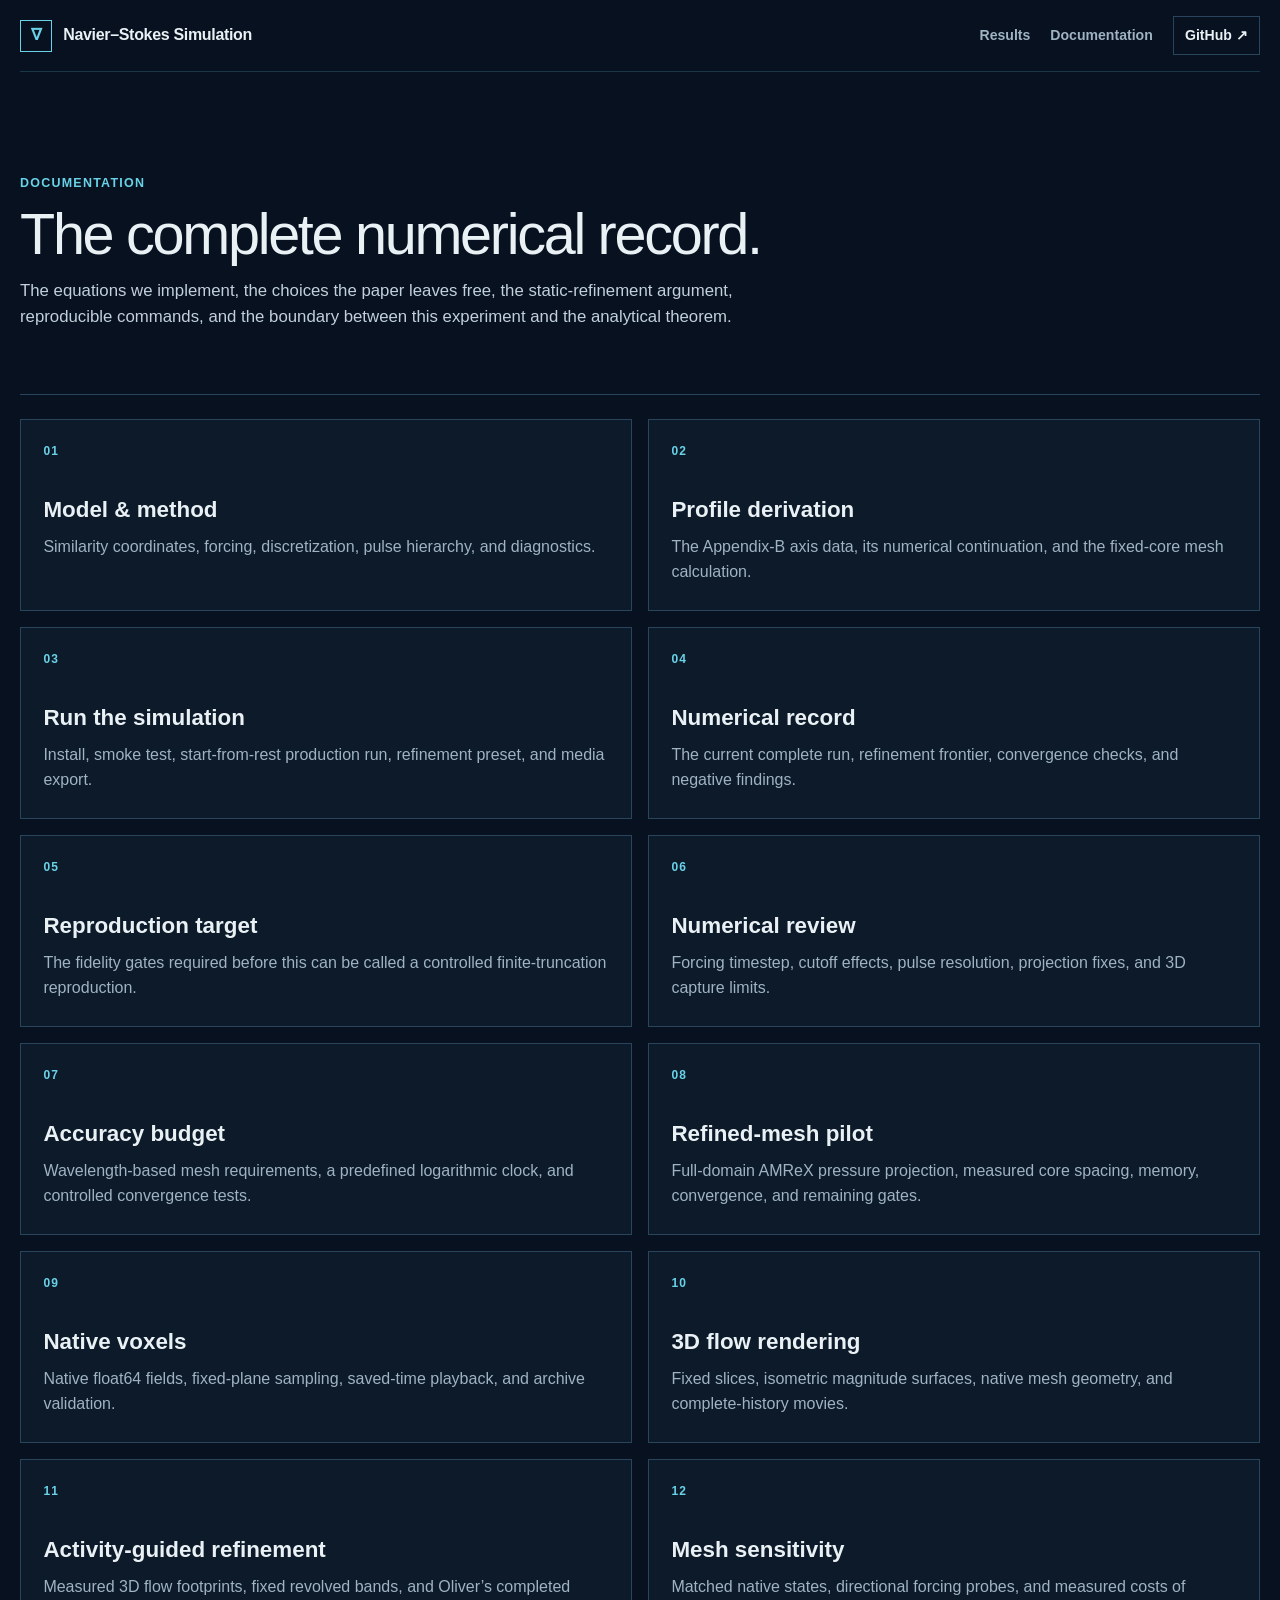
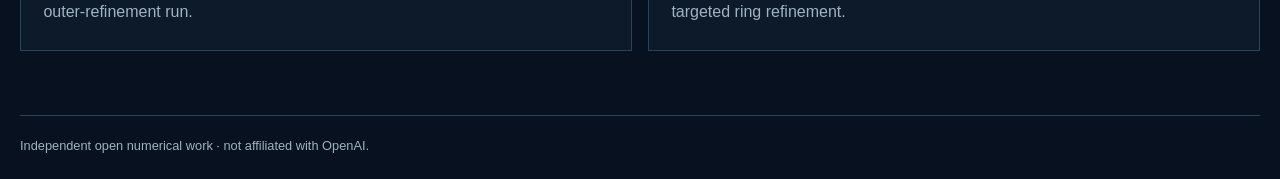
<file: site/documentation.html>
<!doctype html>
<html lang="en">
  <head>
    <meta charset="utf-8" />
    <meta name="viewport" content="width=device-width, initial-scale=1" />
    <meta name="description" content="Technical documentation for the Navier–Stokes Singularity Simulation." />
    <meta name="theme-color" content="#07111f" />
    <title>Documentation · Navier–Stokes Singularity Simulation</title>
    <link rel="icon" href="favicon.svg" type="image/svg+xml" />
    <link rel="stylesheet" href="styles.css" />
  </head>
  <body>
    <a class="skip-link" href="#documentation">Skip to documentation</a>
    <header class="site-header">
      <a class="wordmark" href="index.html" aria-label="Navier–Stokes simulation home">
        <span class="mark" aria-hidden="true">∇</span>
        <span>Navier–Stokes Simulation</span>
      </a>
      <nav aria-label="Project navigation">
        <a href="index.html">Results</a>
        <a href="documentation.html" aria-current="page">Documentation</a>
        <a class="nav-cta" href="https://github.com/cmccomb/navier-stokes-singularity-simulation">GitHub ↗</a>
      </nav>
    </header>

    <main id="documentation">
      <section class="docs-hero">
        <p class="eyebrow">Documentation</p>
        <h1>The complete numerical record.</h1>
        <p class="dek">
          The equations we implement, the choices the paper leaves free, the
          static-refinement argument, reproducible commands, and the boundary
          between this experiment and the analytical theorem.
        </p>
      </section>

      <section class="docs-grid" aria-label="Documentation guides">
        <a class="docs-card" href="method.html">
          <span class="card-number">01</span>
          <h2>Model &amp; method</h2>
          <p>Similarity coordinates, forcing, discretization, pulse hierarchy, and diagnostics.</p>
        </a>
        <a class="docs-card" href="derivation.html">
          <span class="card-number">02</span>
          <h2>Profile derivation</h2>
          <p>The Appendix-B axis data, its numerical continuation, and the fixed-core mesh calculation.</p>
        </a>
        <a class="docs-card" href="running.html">
          <span class="card-number">03</span>
          <h2>Run the simulation</h2>
          <p>Install, smoke test, start-from-rest production run, refinement preset, and media export.</p>
        </a>
        <a class="docs-card" href="results.html">
          <span class="card-number">04</span>
          <h2>Numerical record</h2>
          <p>The current complete run, refinement frontier, convergence checks, and negative findings.</p>
        </a>
        <a class="docs-card" href="reproduction.html">
          <span class="card-number">05</span>
          <h2>Reproduction target</h2>
          <p>The fidelity gates required before this can be called a controlled finite-truncation reproduction.</p>
        </a>
        <a class="docs-card" href="review.html">
          <span class="card-number">06</span>
          <h2>Numerical review</h2>
          <p>Forcing timestep, cutoff effects, pulse resolution, projection fixes, and 3D capture limits.</p>
        </a>
        <a class="docs-card" href="accuracy.html">
          <span class="card-number">07</span>
          <h2>Accuracy budget</h2>
          <p>Wavelength-based mesh requirements, a predefined logarithmic clock, and controlled convergence tests.</p>
        </a>
        <a class="docs-card" href="refinement.html">
          <span class="card-number">08</span>
          <h2>Refined-mesh pilot</h2>
          <p>Full-domain AMReX pressure projection, measured core spacing, memory, convergence, and remaining gates.</p>
        </a>
        <a class="docs-card" href="voxels.html">
          <span class="card-number">09</span>
          <h2>Native voxels</h2>
          <p>Native float64 fields, fixed-plane sampling, saved-time playback, and archive validation.</p>
        </a>
        <a class="docs-card" href="rendering-3d.html">
          <span class="card-number">10</span>
          <h2>3D flow rendering</h2>
          <p>Fixed slices, isometric magnitude surfaces, native mesh geometry, and complete-history movies.</p>
        </a>
        <a class="docs-card" href="activity-refinement.html">
          <span class="card-number">11</span>
          <h2>Activity-guided refinement</h2>
          <p>Measured 3D flow footprints, fixed revolved bands, and Oliver’s completed outer-refinement run.</p>
        </a>
        <a class="docs-card" href="mesh-sensitivity.html">
          <span class="card-number">12</span>
          <h2>Mesh sensitivity</h2>
          <p>Matched native states, directional forcing probes, and measured costs of targeted ring refinement.</p>
        </a>
      </section>
    </main>

    <footer><p>Independent open numerical work · not affiliated with OpenAI.</p></footer>
  </body>
</html>
</file>
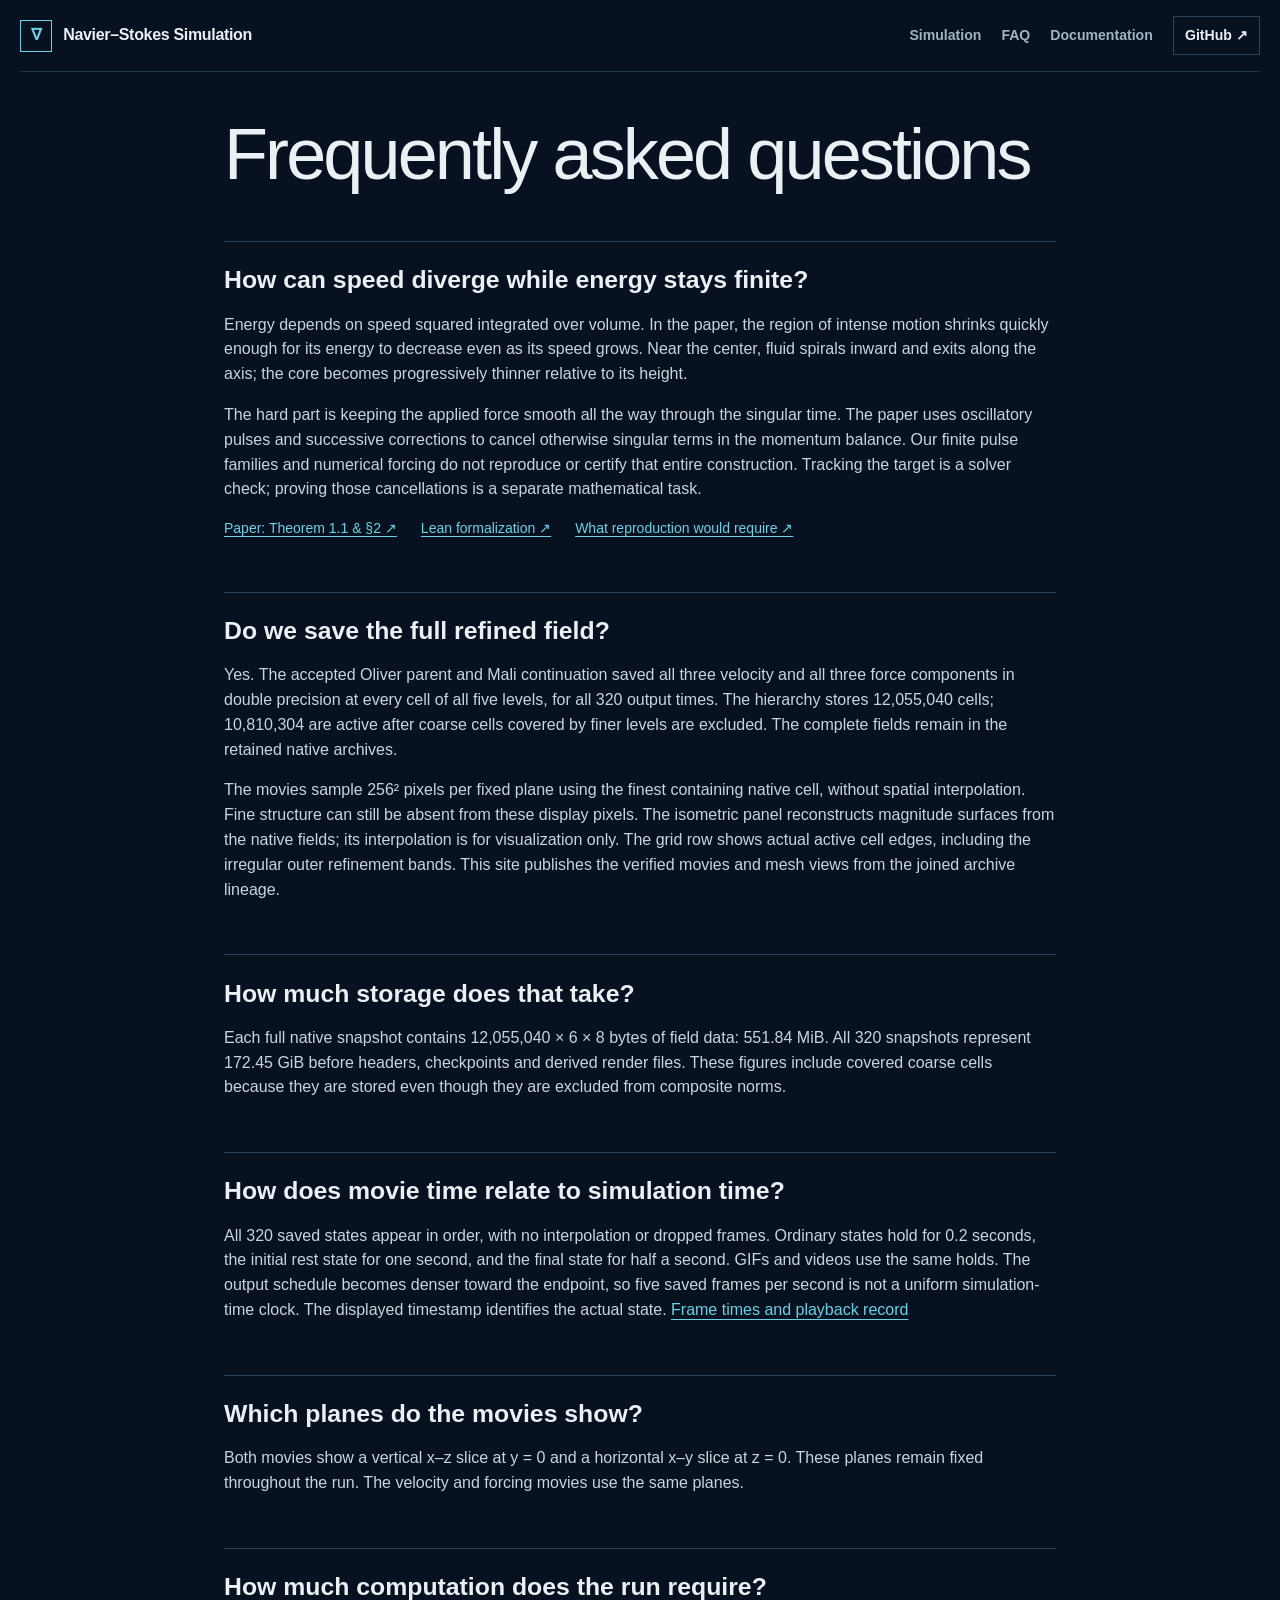
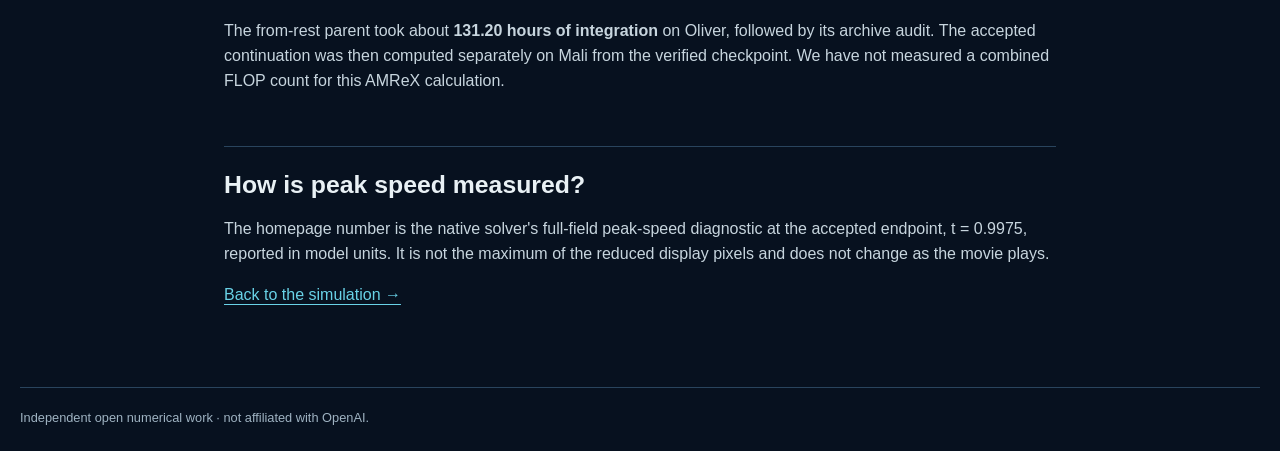
<file: site/faq.html>
<!doctype html>
<html lang="en">
  <head>
    <meta charset="utf-8" />
    <meta name="viewport" content="width=device-width, initial-scale=1" />
    <meta name="theme-color" content="#07111f" />
    <meta name="description" content="How Navier–Stokes flow can develop unbounded speed while its total energy stays finite." />
    <title>FAQ · Navier–Stokes Simulation</title>
    <link rel="icon" href="favicon.svg" type="image/svg+xml" />
    <link rel="stylesheet" href="styles.css" />
  </head>
  <body>
    <a class="skip-link" href="#content">Skip to content</a>
    <header class="site-header">
      <a class="wordmark" href="index.html"><span class="mark" aria-hidden="true">∇</span><span>Navier–Stokes Simulation</span></a>
      <nav aria-label="Project navigation"><a href="index.html">Simulation</a><a href="faq.html" aria-current="page">FAQ</a><a href="documentation.html">Documentation</a><a class="nav-cta" href="https://github.com/cmccomb/navier-stokes-singularity-simulation">GitHub ↗</a></nav>
    </header>
    <main class="faq-page" id="content">
      <article class="doc-page">
        <h1>Frequently asked questions</h1>
        <h2 id="finite-energy">How can speed diverge while energy stays finite?</h2>

            <p>
              Energy depends on speed squared integrated over volume. In the
              paper, the region of intense motion shrinks quickly enough for
              its energy to decrease even as its speed grows. Near the center,
              fluid spirals inward and exits along the axis; the core becomes
              progressively thinner relative to its height.
            </p>
            <p>
              The hard part is keeping the applied force smooth all the way
              through the singular time. The paper uses oscillatory pulses
              and successive corrections to cancel otherwise singular terms
              in the momentum balance. Our finite pulse families and numerical
              forcing do not reproduce or certify that entire construction.
              Tracking the target is a solver check; proving those cancellations
              is a separate mathematical task.
            </p>
            <p class="source-links">
              <a href="https://cdn.openai.com/pdf/32d9f210-8b73-45e0-91bc-82a30aef8a9a/navier-stokes.pdf">Paper: Theorem 1.1 &amp; §2 ↗</a>
              <a href="https://github.com/openai/NavierStokesAndEuler">Lean formalization ↗</a>
              <a href="reproduction.html">What reproduction would require ↗</a>
            </p>

        <h2 id="preview-resolution">Do we save the full refined field?</h2>
        <p>Yes. The accepted Oliver parent and Mali continuation saved all three velocity and all three force components in double precision at every cell of all five levels, for all 320 output times. The hierarchy stores 12,055,040 cells; 10,810,304 are active after coarse cells covered by finer levels are excluded. The complete fields remain in the retained native archives.</p>
        <p>The movies sample 256² pixels per fixed plane using the finest containing native cell, without spatial interpolation. Fine structure can still be absent from these display pixels. The isometric panel reconstructs magnitude surfaces from the native fields; its interpolation is for visualization only. The grid row shows actual active cell edges, including the irregular outer refinement bands. This site publishes the verified movies and mesh views from the joined archive lineage.</p>

        <h2 id="storage">How much storage does that take?</h2>
        <p>Each full native snapshot contains 12,055,040 × 6 × 8 bytes of field data: 551.84 MiB. All 320 snapshots represent 172.45 GiB before headers, checkpoints and derived render files. These figures include covered coarse cells because they are stored even though they are excluded from composite norms.</p>

        <h2 id="playback">How does movie time relate to simulation time?</h2>
        <p>All 320 saved states appear in order, with no interpolation or dropped frames. Ordinary states hold for 0.2 seconds, the initial rest state for one second, and the final state for half a second. GIFs and videos use the same holds. The output schedule becomes denser toward the endpoint, so five saved frames per second is not a uniform simulation-time clock. The displayed timestamp identifies the actual state. <a href="data/best.json">Frame times and playback record</a></p>
        <h2 id="slice-planes">Which planes do the movies show?</h2>
        <p>Both movies show a vertical x–z slice at y = 0 and a horizontal x–y slice at z = 0. These planes remain fixed throughout the run. The velocity and forcing movies use the same planes.</p>

        <h2 id="compute">How much computation does the run require?</h2>
        <p>The from-rest parent took about <strong>131.20 hours of integration</strong> on Oliver, followed by its archive audit. The accepted continuation was then computed separately on Mali from the verified checkpoint. We have not measured a combined FLOP count for this AMReX calculation.</p>

        <h2 id="velocity-scale">How is peak speed measured?</h2>
        <p>The homepage number is the native solver's full-field peak-speed diagnostic at the accepted endpoint, t = 0.9975, reported in model units. It is not the maximum of the reduced display pixels and does not change as the movie plays.</p>

        <p class="archive-link"><a href="index.html#result">Back to the simulation →</a></p>
      </article>
    </main>
    <footer><p>Independent open numerical work · not affiliated with OpenAI.</p></footer>
  </body>
</html>
</file>
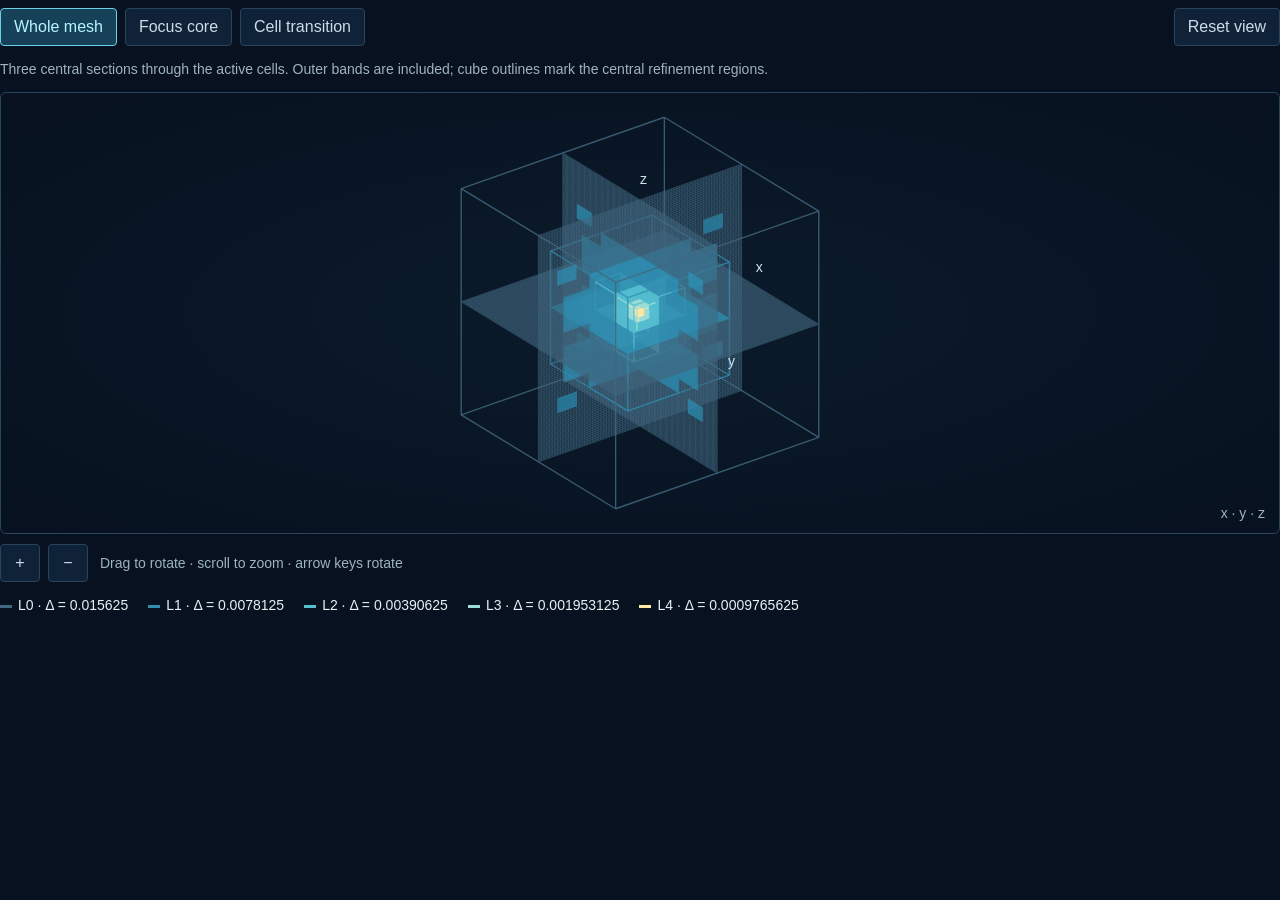
<file: site/mesh-explorer.html>
<!doctype html>
<html lang="en">
  <head>
    <meta charset="utf-8" />
    <meta name="viewport" content="width=device-width, initial-scale=1" />
    <title>Explore the native mesh</title>
    <link rel="icon" href="favicon.svg" />
    <link rel="stylesheet" href="mesh-explorer.css" />
    <script src="mesh-explorer.js?v=outer128" defer></script>
  </head>
  <body>
    <main>
      <div class="toolbar" aria-label="Mesh views">
        <button id="whole" aria-pressed="true">Whole mesh</button>
        <button id="core" aria-pressed="false">Focus core</button>
        <button id="cells" aria-pressed="false">Cell transition</button>
        <button id="reset">Reset view</button>
      </div>
      <p id="mesh-caption">
        Three central sections through the active cells. Outer bands are included; cube outlines mark the central refinement regions.
      </p>
      <div class="canvas-wrap">
        <canvas
          id="mesh-canvas"
          tabindex="0"
          aria-label="Interactive 3D mesh. Drag or use arrow keys to rotate. Scroll or use plus and minus to zoom."
        ></canvas
        ><span class="axis-key" aria-hidden="true">x · y · z</span>
      </div>
      <div class="view-controls">
        <button id="zoom-in" aria-label="Zoom in">+</button
        ><button id="zoom-out" aria-label="Zoom out">−</button
        ><button id="reset-whole">Reset</button
        ><span>Drag to rotate · scroll to zoom · arrow keys rotate</span>
      </div>
      <div id="mesh-legend" aria-label="Refinement levels"></div>
      <p id="mesh-status" role="status">Loading mesh…</p>
    </main>
  </body>
</html>
</file>
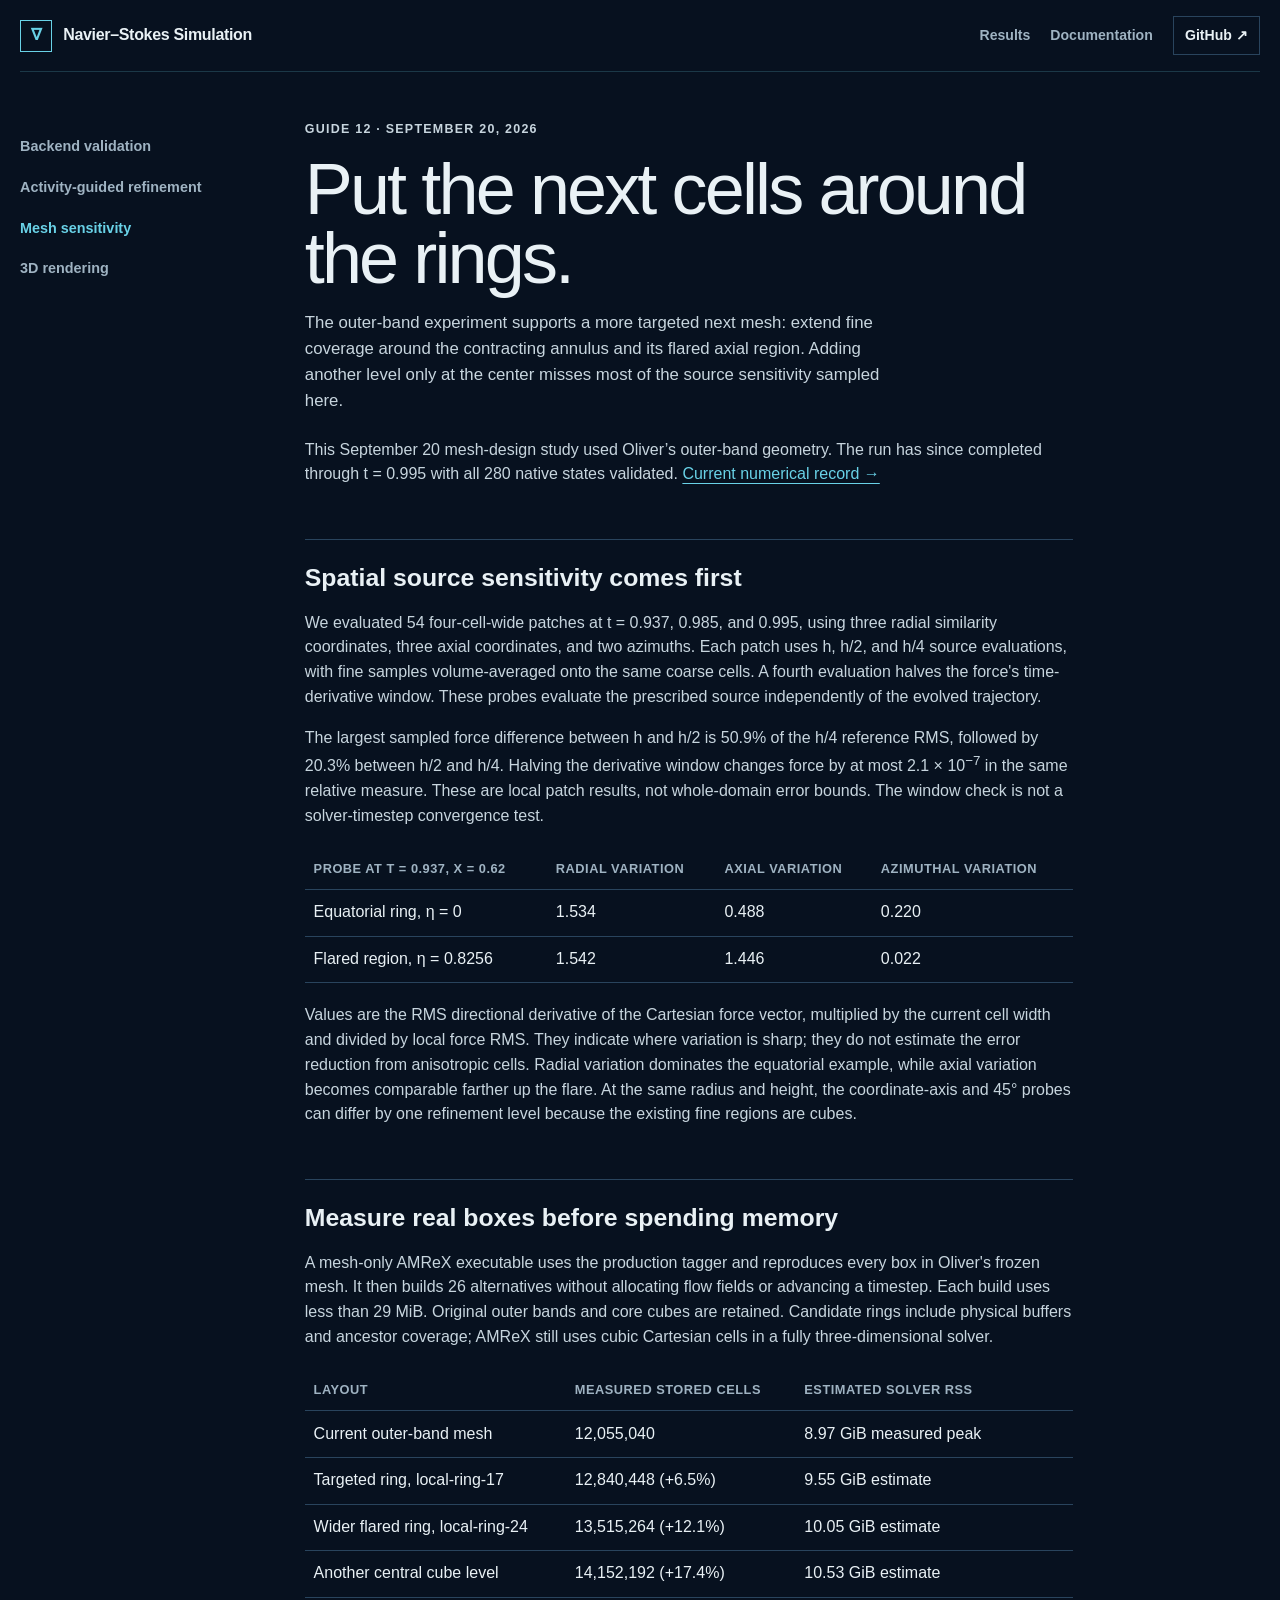
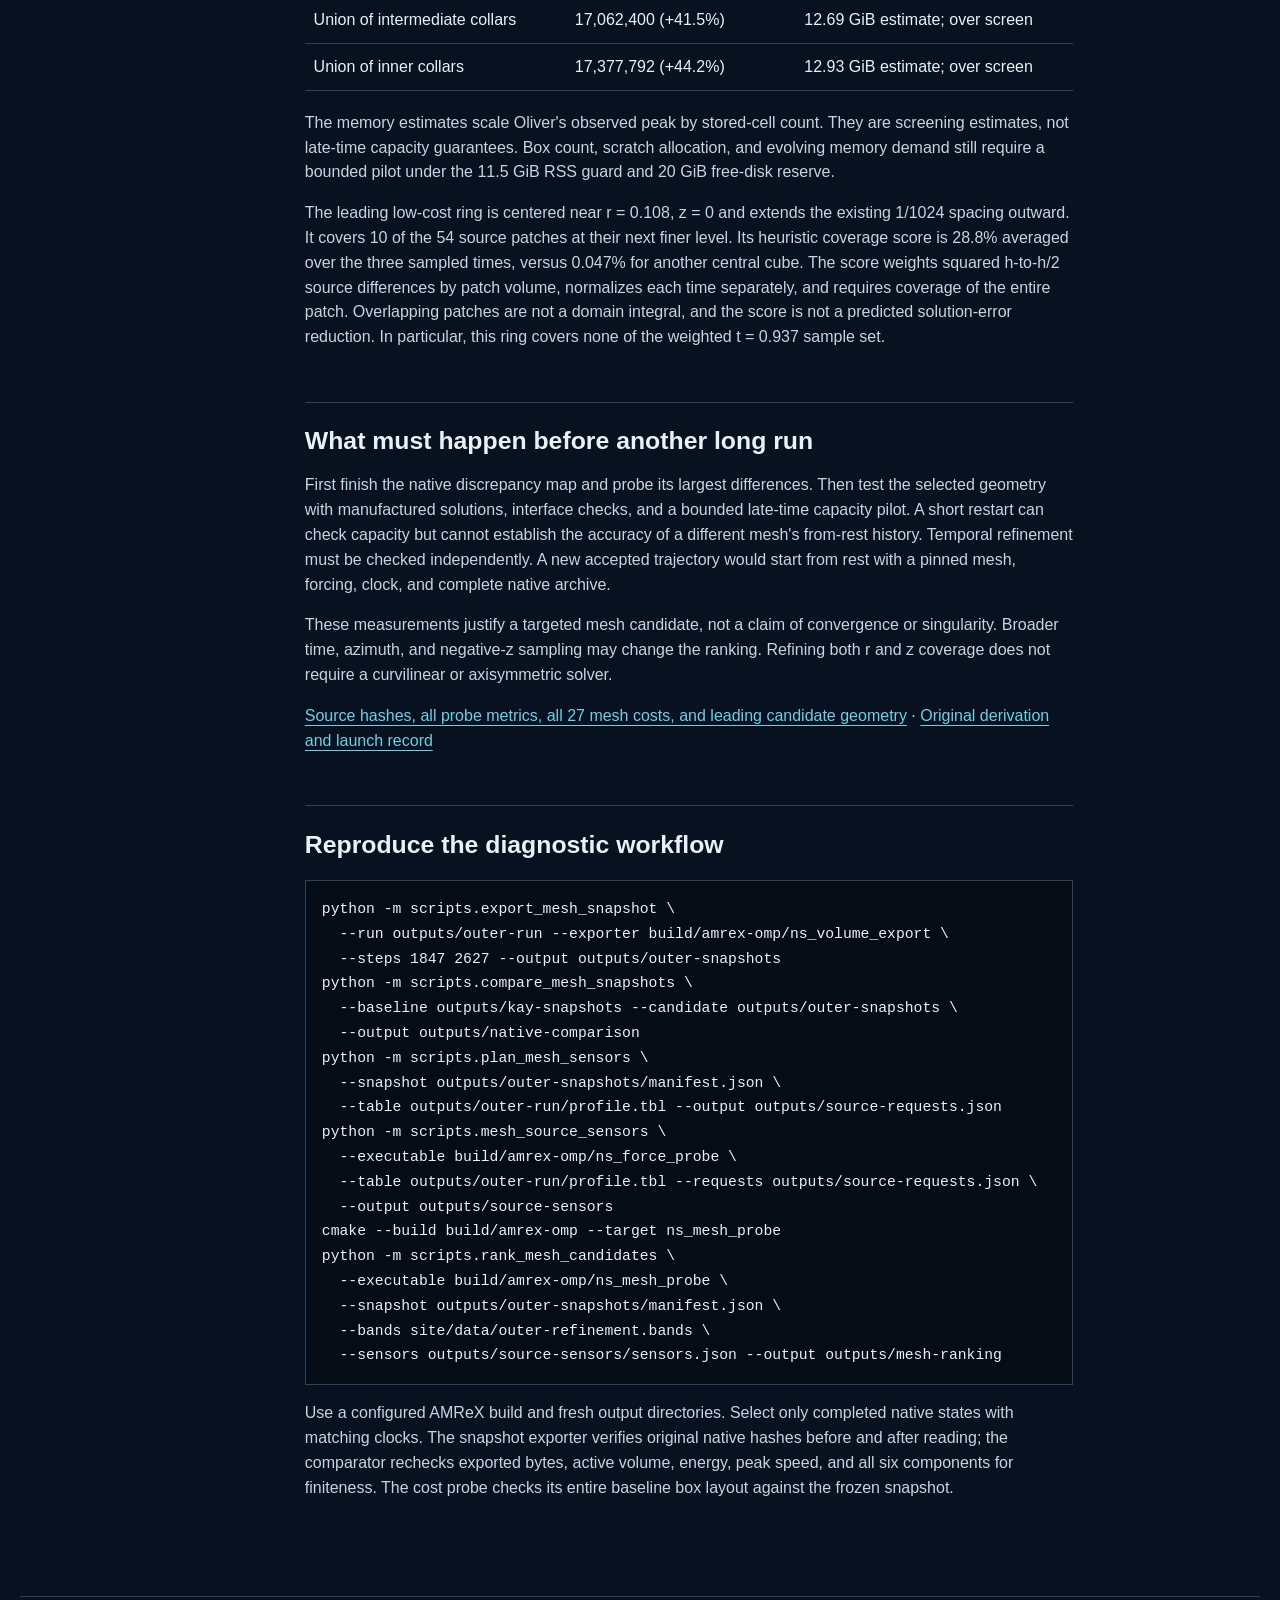
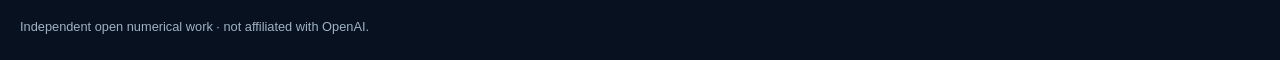
<file: site/mesh-sensitivity.html>
<!doctype html>
<html lang="en">
  <head>
    <meta charset="utf-8" />
    <meta name="viewport" content="width=device-width, initial-scale=1" />
    <meta name="description" content="Matched-state diagnostics, directional forcing probes, and measured AMReX costs for the next fixed mesh." />
    <meta name="theme-color" content="#07111f" />
    <title>Mesh sensitivity · Navier–Stokes Simulation</title>
    <link rel="icon" href="favicon.svg" type="image/svg+xml" />
    <link rel="stylesheet" href="styles.css" />
  </head>
  <body>
    <a class="skip-link" href="#content">Skip to content</a>
    <header class="site-header">
      <a class="wordmark" href="index.html"><span class="mark" aria-hidden="true">∇</span><span>Navier–Stokes Simulation</span></a>
      <nav aria-label="Project navigation"><a href="index.html">Results</a><a href="documentation.html" aria-current="page">Documentation</a><a class="nav-cta" href="https://github.com/cmccomb/navier-stokes-singularity-simulation">GitHub ↗</a></nav>
    </header>
    <main class="docs-shell" id="content">
      <nav class="docs-nav" aria-label="Documentation pages"><a href="refinement.html">Backend validation</a><a href="activity-refinement.html">Activity-guided refinement</a><a href="mesh-sensitivity.html" aria-current="page">Mesh sensitivity</a><a href="rendering-3d.html">3D rendering</a></nav>
      <article class="doc-page">
        <p class="eyebrow">Guide 12 · September 20, 2026</p>
        <h1>Put the next cells around the rings.</h1>
        <p class="dek">The outer-band experiment supports a more targeted next mesh: extend fine coverage around the contracting annulus and its flared axial region. Adding another level only at the center misses most of the source sensitivity sampled here.</p>
        <p>This September 20 mesh-design study used Oliver’s outer-band geometry. The run has since completed through t = 0.995 with all 280 native states validated. <a href="results.html">Current numerical record →</a></p>

        <h2>Spatial source sensitivity comes first</h2>
        <p>We evaluated 54 four-cell-wide patches at t = 0.937, 0.985, and 0.995, using three radial similarity coordinates, three axial coordinates, and two azimuths. Each patch uses h, h/2, and h/4 source evaluations, with fine samples volume-averaged onto the same coarse cells. A fourth evaluation halves the force's time-derivative window. These probes evaluate the prescribed source independently of the evolved trajectory.</p>
        <p>The largest sampled force difference between h and h/2 is 50.9% of the h/4 reference RMS, followed by 20.3% between h/2 and h/4. Halving the derivative window changes force by at most 2.1 × 10<sup>−7</sup> in the same relative measure. These are local patch results, not whole-domain error bounds. The window check is not a solver-timestep convergence test.</p>
        <table>
          <thead><tr><th>Probe at t = 0.937, X = 0.62</th><th>Radial variation</th><th>Axial variation</th><th>Azimuthal variation</th></tr></thead>
          <tbody>
            <tr><td>Equatorial ring, η = 0</td><td>1.534</td><td>0.488</td><td>0.220</td></tr>
            <tr><td>Flared region, η = 0.8256</td><td>1.542</td><td>1.446</td><td>0.022</td></tr>
          </tbody>
        </table>
        <p>Values are the RMS directional derivative of the Cartesian force vector, multiplied by the current cell width and divided by local force RMS. They indicate where variation is sharp; they do not estimate the error reduction from anisotropic cells. Radial variation dominates the equatorial example, while axial variation becomes comparable farther up the flare. At the same radius and height, the coordinate-axis and 45° probes can differ by one refinement level because the existing fine regions are cubes.</p>

        <h2>Measure real boxes before spending memory</h2>
        <p>A mesh-only AMReX executable uses the production tagger and reproduces every box in Oliver's frozen mesh. It then builds 26 alternatives without allocating flow fields or advancing a timestep. Each build uses less than 29 MiB. Original outer bands and core cubes are retained. Candidate rings include physical buffers and ancestor coverage; AMReX still uses cubic Cartesian cells in a fully three-dimensional solver.</p>
        <table>
          <thead><tr><th>Layout</th><th>Measured stored cells</th><th>Estimated solver RSS</th></tr></thead>
          <tbody>
            <tr><td>Current outer-band mesh</td><td>12,055,040</td><td>8.97 GiB measured peak</td></tr>
            <tr><td>Targeted ring, local-ring-17</td><td>12,840,448 (+6.5%)</td><td>9.55 GiB estimate</td></tr>
            <tr><td>Wider flared ring, local-ring-24</td><td>13,515,264 (+12.1%)</td><td>10.05 GiB estimate</td></tr>
            <tr><td>Another central cube level</td><td>14,152,192 (+17.4%)</td><td>10.53 GiB estimate</td></tr>
            <tr><td>Union of intermediate collars</td><td>17,062,400 (+41.5%)</td><td>12.69 GiB estimate; over screen</td></tr>
            <tr><td>Union of inner collars</td><td>17,377,792 (+44.2%)</td><td>12.93 GiB estimate; over screen</td></tr>
          </tbody>
        </table>
        <p>The memory estimates scale Oliver's observed peak by stored-cell count. They are screening estimates, not late-time capacity guarantees. Box count, scratch allocation, and evolving memory demand still require a bounded pilot under the 11.5 GiB RSS guard and 20 GiB free-disk reserve.</p>
        <p>The leading low-cost ring is centered near r = 0.108, z = 0 and extends the existing 1/1024 spacing outward. It covers 10 of the 54 source patches at their next finer level. Its heuristic coverage score is 28.8% averaged over the three sampled times, versus 0.047% for another central cube. The score weights squared h-to-h/2 source differences by patch volume, normalizes each time separately, and requires coverage of the entire patch. Overlapping patches are not a domain integral, and the score is not a predicted solution-error reduction. In particular, this ring covers none of the weighted t = 0.937 sample set.</p>

        <h2>What must happen before another long run</h2>
        <p>First finish the native discrepancy map and probe its largest differences. Then test the selected geometry with manufactured solutions, interface checks, and a bounded late-time capacity pilot. A short restart can check capacity but cannot establish the accuracy of a different mesh's from-rest history. Temporal refinement must be checked independently. A new accepted trajectory would start from rest with a pinned mesh, forcing, clock, and complete native archive.</p>
        <p>These measurements justify a targeted mesh candidate, not a claim of convergence or singularity. Broader time, azimuth, and negative-z sampling may change the ranking. Refining both r and z coverage does not require a curvilinear or axisymmetric solver.</p>
        <p><a href="data/mesh-sensitivity.json">Source hashes, all probe metrics, all 27 mesh costs, and leading candidate geometry</a> · <a href="activity-refinement.html">Original derivation and launch record</a></p>

        <h2>Reproduce the diagnostic workflow</h2>
        <pre><code>python -m scripts.export_mesh_snapshot \
  --run outputs/outer-run --exporter build/amrex-omp/ns_volume_export \
  --steps 1847 2627 --output outputs/outer-snapshots
python -m scripts.compare_mesh_snapshots \
  --baseline outputs/kay-snapshots --candidate outputs/outer-snapshots \
  --output outputs/native-comparison
python -m scripts.plan_mesh_sensors \
  --snapshot outputs/outer-snapshots/manifest.json \
  --table outputs/outer-run/profile.tbl --output outputs/source-requests.json
python -m scripts.mesh_source_sensors \
  --executable build/amrex-omp/ns_force_probe \
  --table outputs/outer-run/profile.tbl --requests outputs/source-requests.json \
  --output outputs/source-sensors
cmake --build build/amrex-omp --target ns_mesh_probe
python -m scripts.rank_mesh_candidates \
  --executable build/amrex-omp/ns_mesh_probe \
  --snapshot outputs/outer-snapshots/manifest.json \
  --bands site/data/outer-refinement.bands \
  --sensors outputs/source-sensors/sensors.json --output outputs/mesh-ranking</code></pre>
        <p>Use a configured AMReX build and fresh output directories. Select only completed native states with matching clocks. The snapshot exporter verifies original native hashes before and after reading; the comparator rechecks exported bytes, active volume, energy, peak speed, and all six components for finiteness. The cost probe checks its entire baseline box layout against the frozen snapshot.</p>
      </article>
    </main>
    <footer><p>Independent open numerical work · not affiliated with OpenAI.</p></footer>
  </body>
</html>
</file>
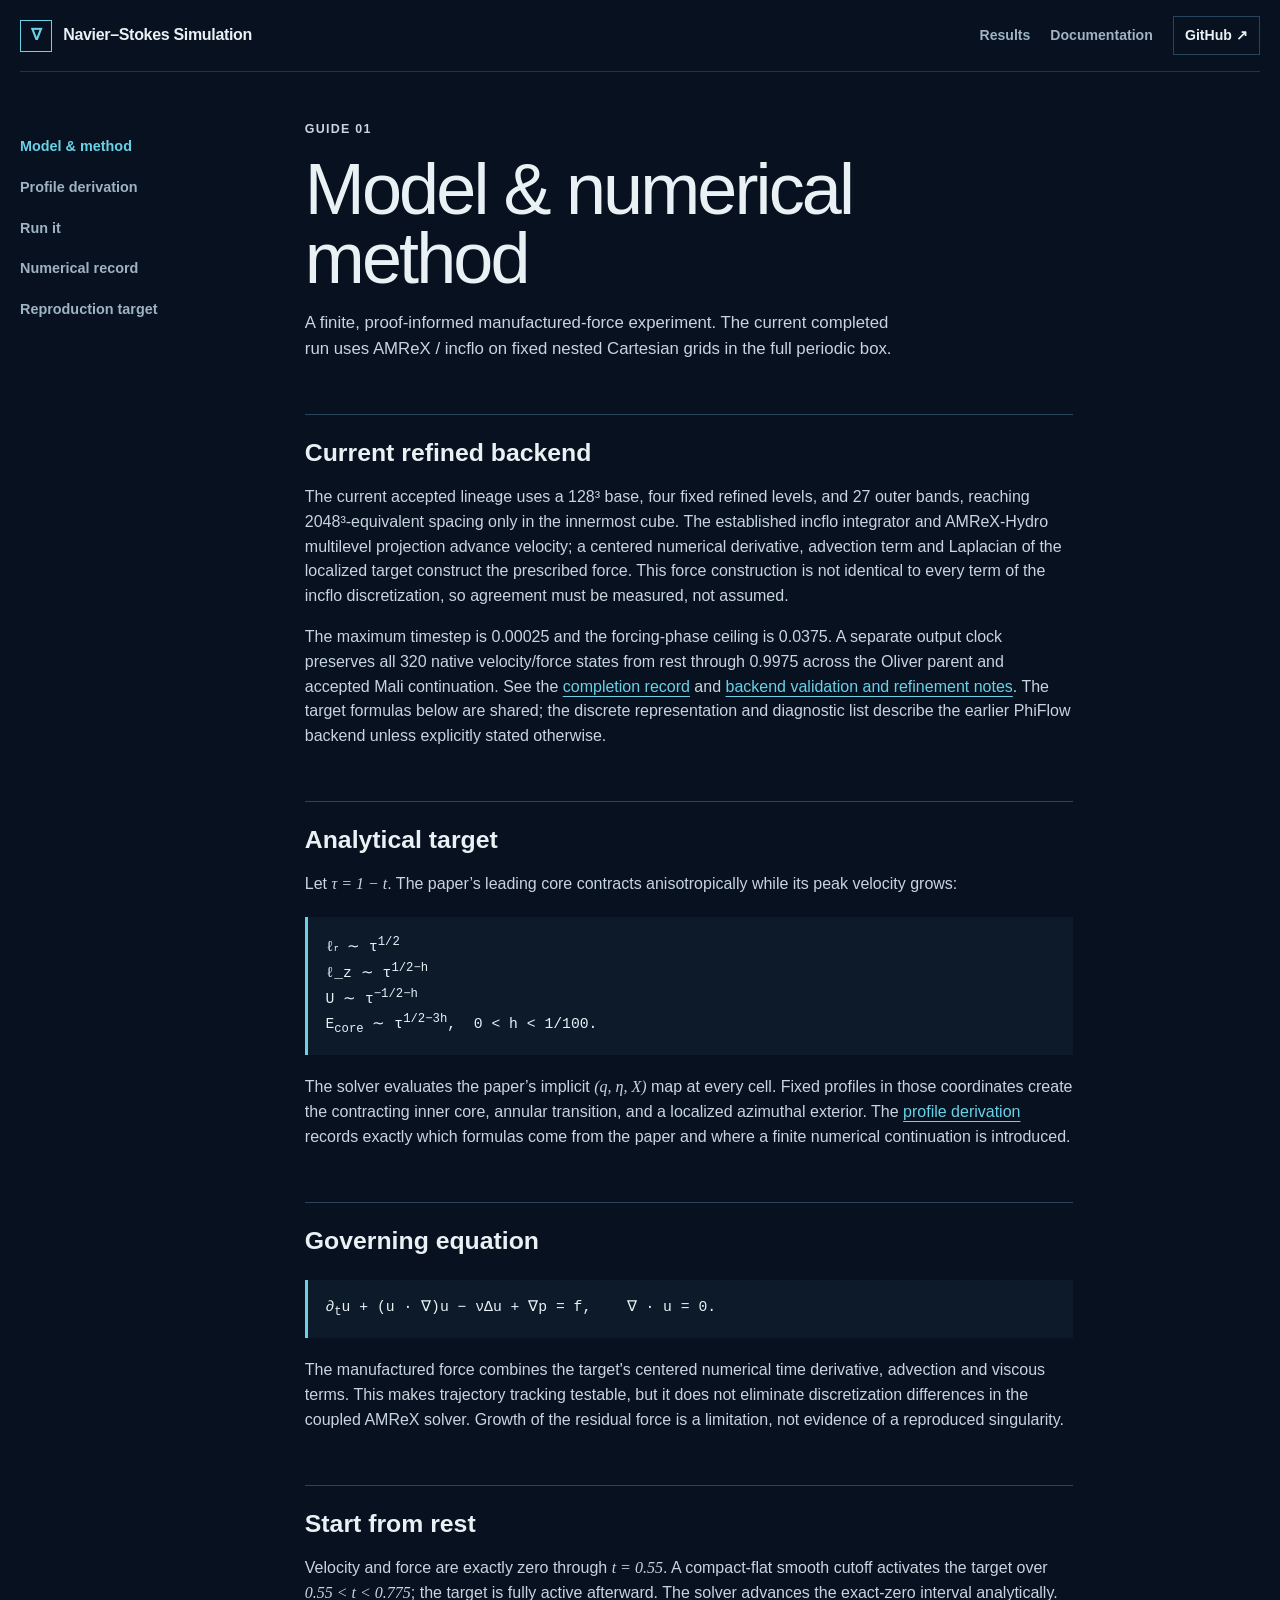
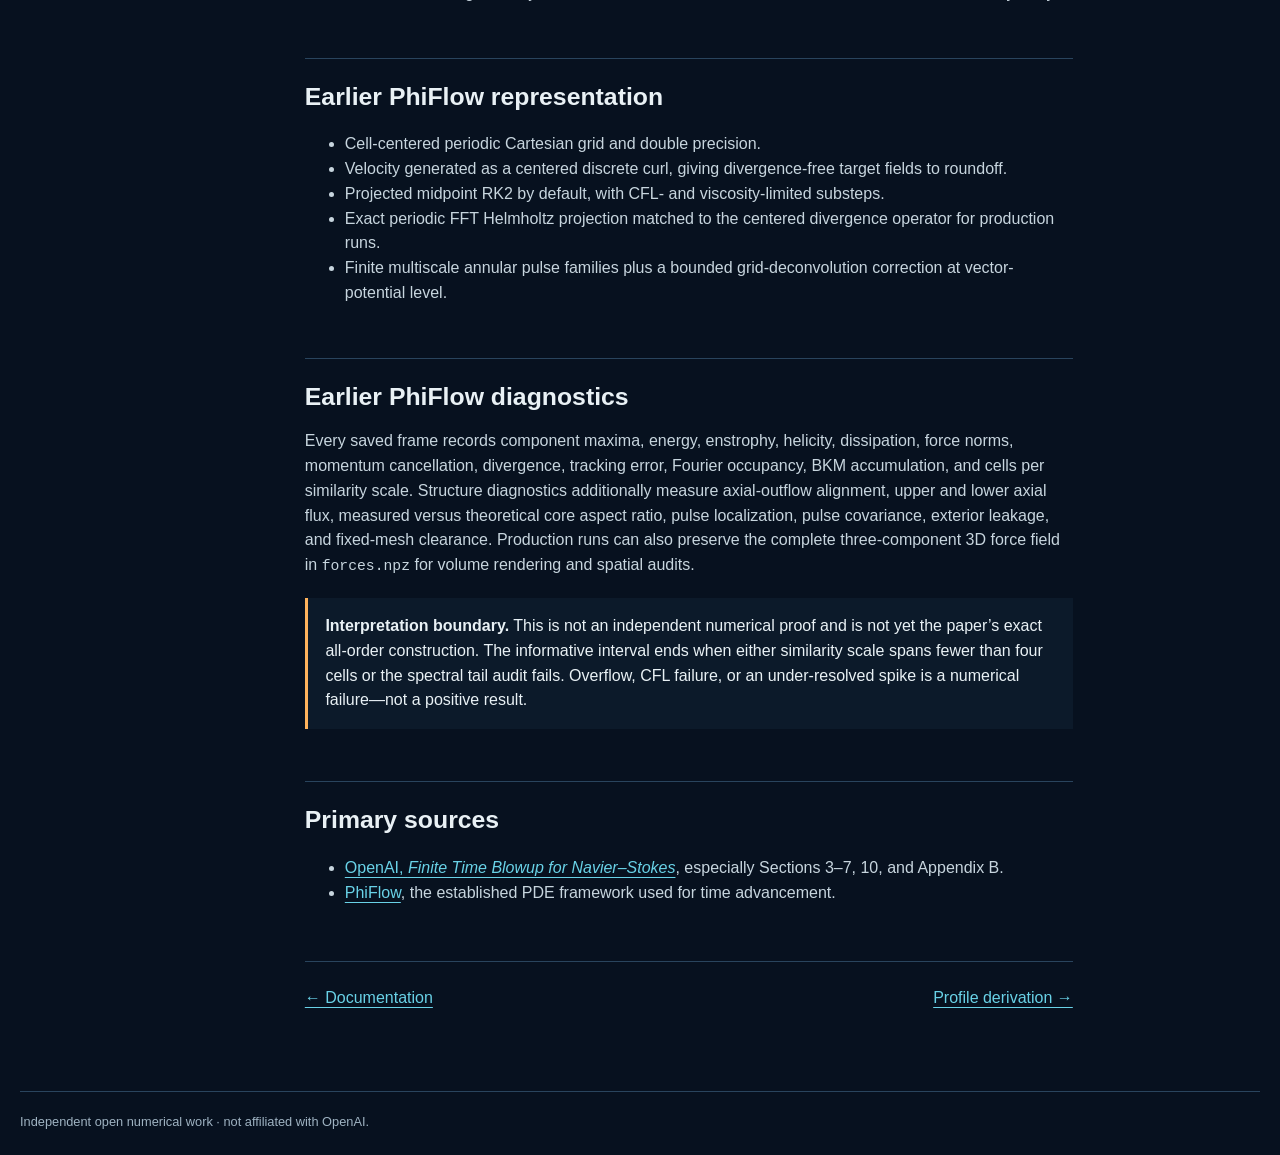
<file: site/method.html>
<!doctype html>
<html lang="en">
  <head>
    <meta charset="utf-8" />
    <meta name="viewport" content="width=device-width, initial-scale=1" />
    <meta name="theme-color" content="#07111f" />
    <title>Model &amp; method · Navier–Stokes Singularity Simulation</title>
    <link rel="icon" href="favicon.svg" type="image/svg+xml" />
    <link rel="stylesheet" href="styles.css" />
  </head>
  <body>
    <a class="skip-link" href="#content">Skip to content</a>
    <header class="site-header">
      <a class="wordmark" href="index.html"><span class="mark" aria-hidden="true">∇</span><span>Navier–Stokes Simulation</span></a>
      <nav aria-label="Project navigation"><a href="index.html">Results</a><a href="documentation.html" aria-current="page">Documentation</a><a class="nav-cta" href="https://github.com/cmccomb/navier-stokes-singularity-simulation">GitHub ↗</a></nav>
    </header>
    <main class="docs-shell" id="content">
      <nav class="docs-nav" aria-label="Documentation pages">
        <a href="method.html" aria-current="page">Model &amp; method</a>
        <a href="derivation.html">Profile derivation</a>
        <a href="running.html">Run it</a>
        <a href="results.html">Numerical record</a>
        <a href="reproduction.html">Reproduction target</a>
      </nav>
      <article class="doc-page">
        <p class="eyebrow">Guide 01</p>
        <h1>Model &amp; numerical method</h1>
        <p class="dek">A finite, proof-informed manufactured-force experiment. The current completed run uses AMReX / incflo on fixed nested Cartesian grids in the full periodic box.</p>
        <h2>Current refined backend</h2>
        <p>The current accepted lineage uses a 128³ base, four fixed refined levels, and 27 outer bands, reaching 2048³-equivalent spacing only in the innermost cube. The established incflo integrator and AMReX-Hydro multilevel projection advance velocity; a centered numerical derivative, advection term and Laplacian of the localized target construct the prescribed force. This force construction is not identical to every term of the incflo discretization, so agreement must be measured, not assumed.</p>
        <p>The maximum timestep is 0.00025 and the forcing-phase ceiling is 0.0375. A separate output clock preserves all 320 native velocity/force states from rest through 0.9975 across the Oliver parent and accepted Mali continuation. See the <a href="results.html">completion record</a> and <a href="refinement.html">backend validation and refinement notes</a>. The target formulas below are shared; the discrete representation and diagnostic list describe the earlier PhiFlow backend unless explicitly stated otherwise.</p>

        <h2>Analytical target</h2>
        <p>Let <span class="math">τ = 1 − t</span>. The paper’s leading core contracts anisotropically while its peak velocity grows:</p>
        <div class="equation">ℓᵣ ∼ τ<sup>1/2</sup><br />ℓ_z ∼ τ<sup>1/2−h</sup><br />U ∼ τ<sup>−1/2−h</sup><br />E<sub>core</sub> ∼ τ<sup>1/2−3h</sup>, &nbsp;0 &lt; h &lt; 1/100.</div>
        <p>The solver evaluates the paper’s implicit <span class="math">(q, η, X)</span> map at every cell. Fixed profiles in those coordinates create the contracting inner core, annular transition, and a localized azimuthal exterior. The <a href="derivation.html">profile derivation</a> records exactly which formulas come from the paper and where a finite numerical continuation is introduced.</p>

        <h2>Governing equation</h2>
        <div class="equation">∂<sub>t</sub>u + (u · ∇)u − νΔu + ∇p = f, &nbsp;&nbsp; ∇ · u = 0.</div>
        <p>The manufactured force combines the target's centered numerical time derivative, advection and viscous terms. This makes trajectory tracking testable, but it does not eliminate discretization differences in the coupled AMReX solver. Growth of the residual force is a limitation, not evidence of a reproduced singularity.</p>

        <h2>Start from rest</h2>
        <p>Velocity and force are exactly zero through <span class="math">t = 0.55</span>. A compact-flat smooth cutoff activates the target over <span class="math">0.55 &lt; t &lt; 0.775</span>; the target is fully active afterward. The solver advances the exact-zero interval analytically.</p>

        <h2>Earlier PhiFlow representation</h2>
        <ul>
          <li>Cell-centered periodic Cartesian grid and double precision.</li>
          <li>Velocity generated as a centered discrete curl, giving divergence-free target fields to roundoff.</li>
          <li>Projected midpoint RK2 by default, with CFL- and viscosity-limited substeps.</li>
          <li>Exact periodic FFT Helmholtz projection matched to the centered divergence operator for production runs.</li>
          <li>Finite multiscale annular pulse families plus a bounded grid-deconvolution correction at vector-potential level.</li>
        </ul>

        <h2>Earlier PhiFlow diagnostics</h2>
        <p>Every saved frame records component maxima, energy, enstrophy, helicity, dissipation, force norms, momentum cancellation, divergence, tracking error, Fourier occupancy, BKM accumulation, and cells per similarity scale. Structure diagnostics additionally measure axial-outflow alignment, upper and lower axial flux, measured versus theoretical core aspect ratio, pulse localization, pulse covariance, exterior leakage, and fixed-mesh clearance. Production runs can also preserve the complete three-component 3D force field in <code>forces.npz</code> for volume rendering and spatial audits.</p>

        <div class="callout warning"><strong>Interpretation boundary.</strong> This is not an independent numerical proof and is not yet the paper’s exact all-order construction. The informative interval ends when either similarity scale spans fewer than four cells or the spectral tail audit fails. Overflow, CFL failure, or an under-resolved spike is a numerical failure—not a positive result.</div>

        <h2>Primary sources</h2>
        <ul>
          <li><a href="https://cdn.openai.com/pdf/32d9f210-8b73-45e0-91bc-82a30aef8a9a/navier-stokes.pdf">OpenAI, <em>Finite Time Blowup for Navier–Stokes</em></a>, especially Sections 3–7, 10, and Appendix B.</li>
          <li><a href="https://github.com/tum-pbs/PhiFlow">PhiFlow</a>, the established PDE framework used for time advancement.</li>
        </ul>

        <nav class="page-links" aria-label="Adjacent documentation"><a href="documentation.html">← Documentation</a><a href="derivation.html">Profile derivation →</a></nav>
      </article>
    </main>
    <footer><p>Independent open numerical work · not affiliated with OpenAI.</p></footer>
  </body>
</html>
</file>
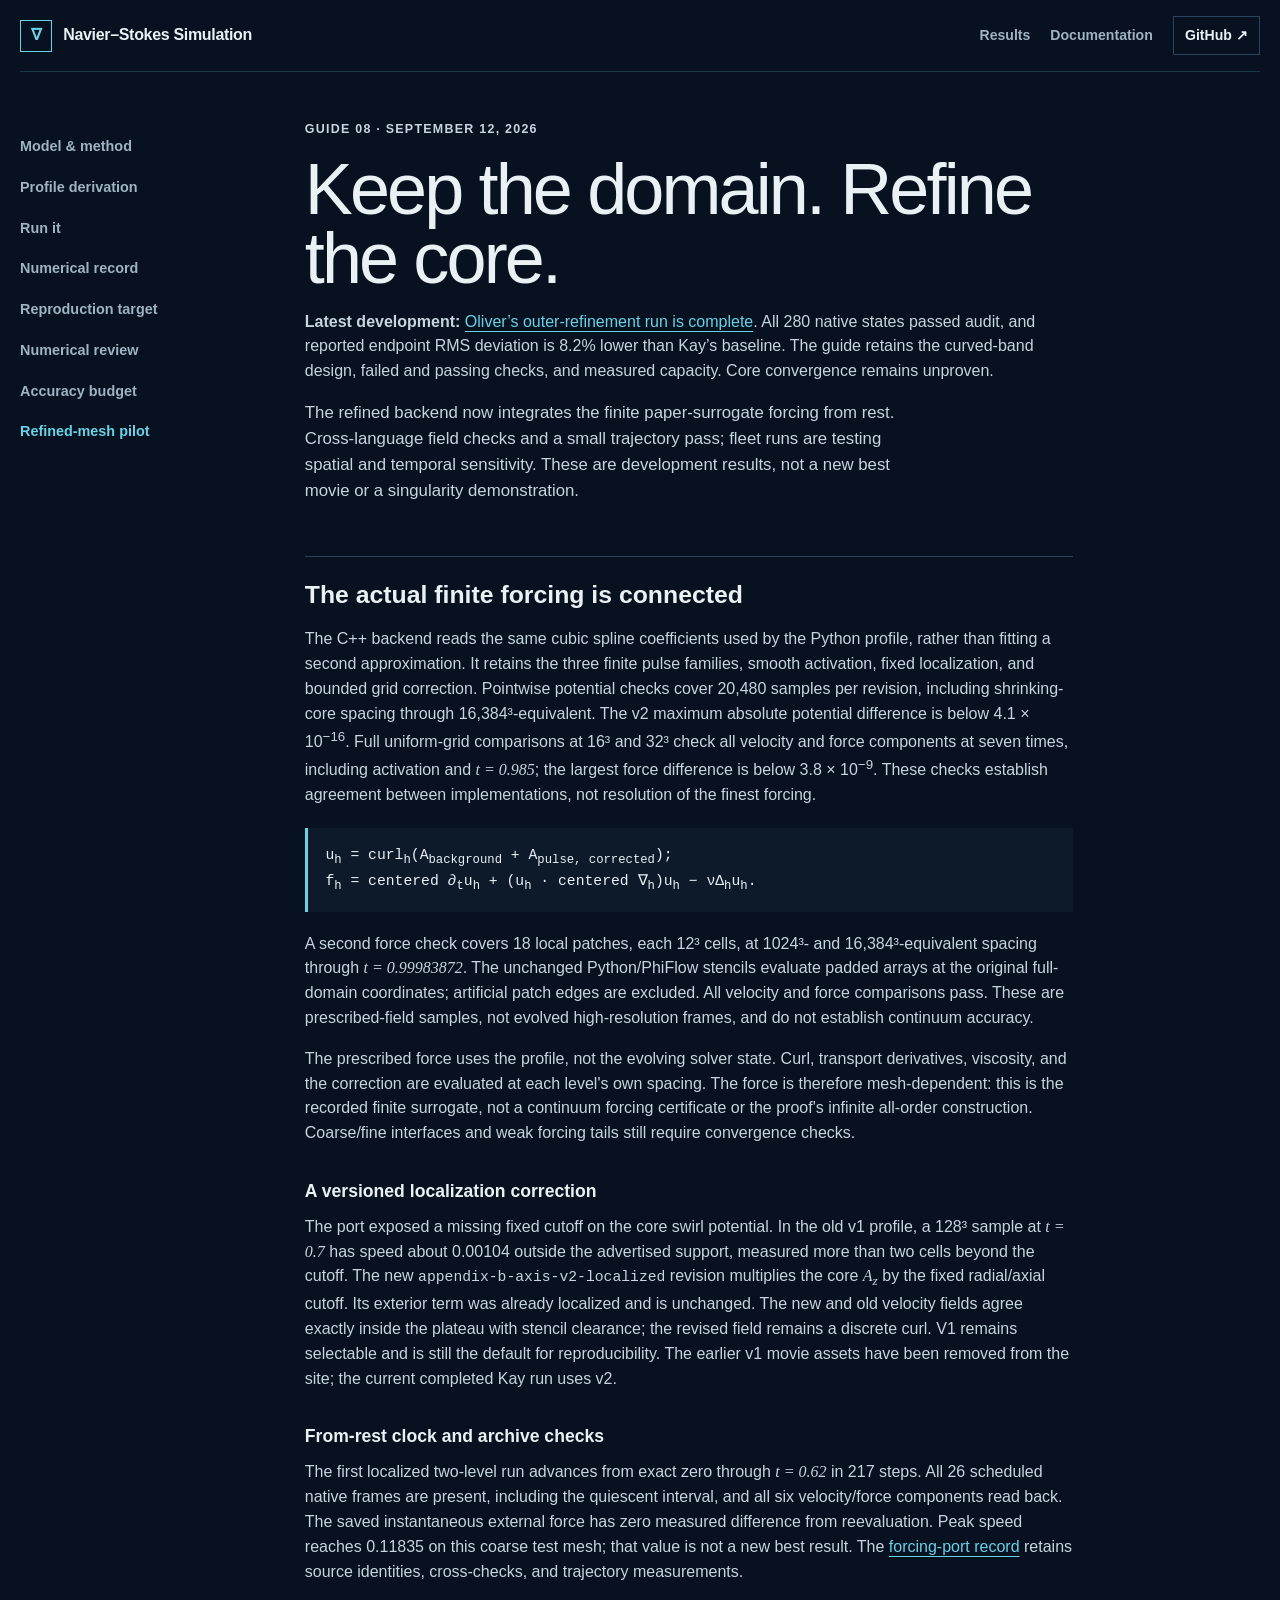
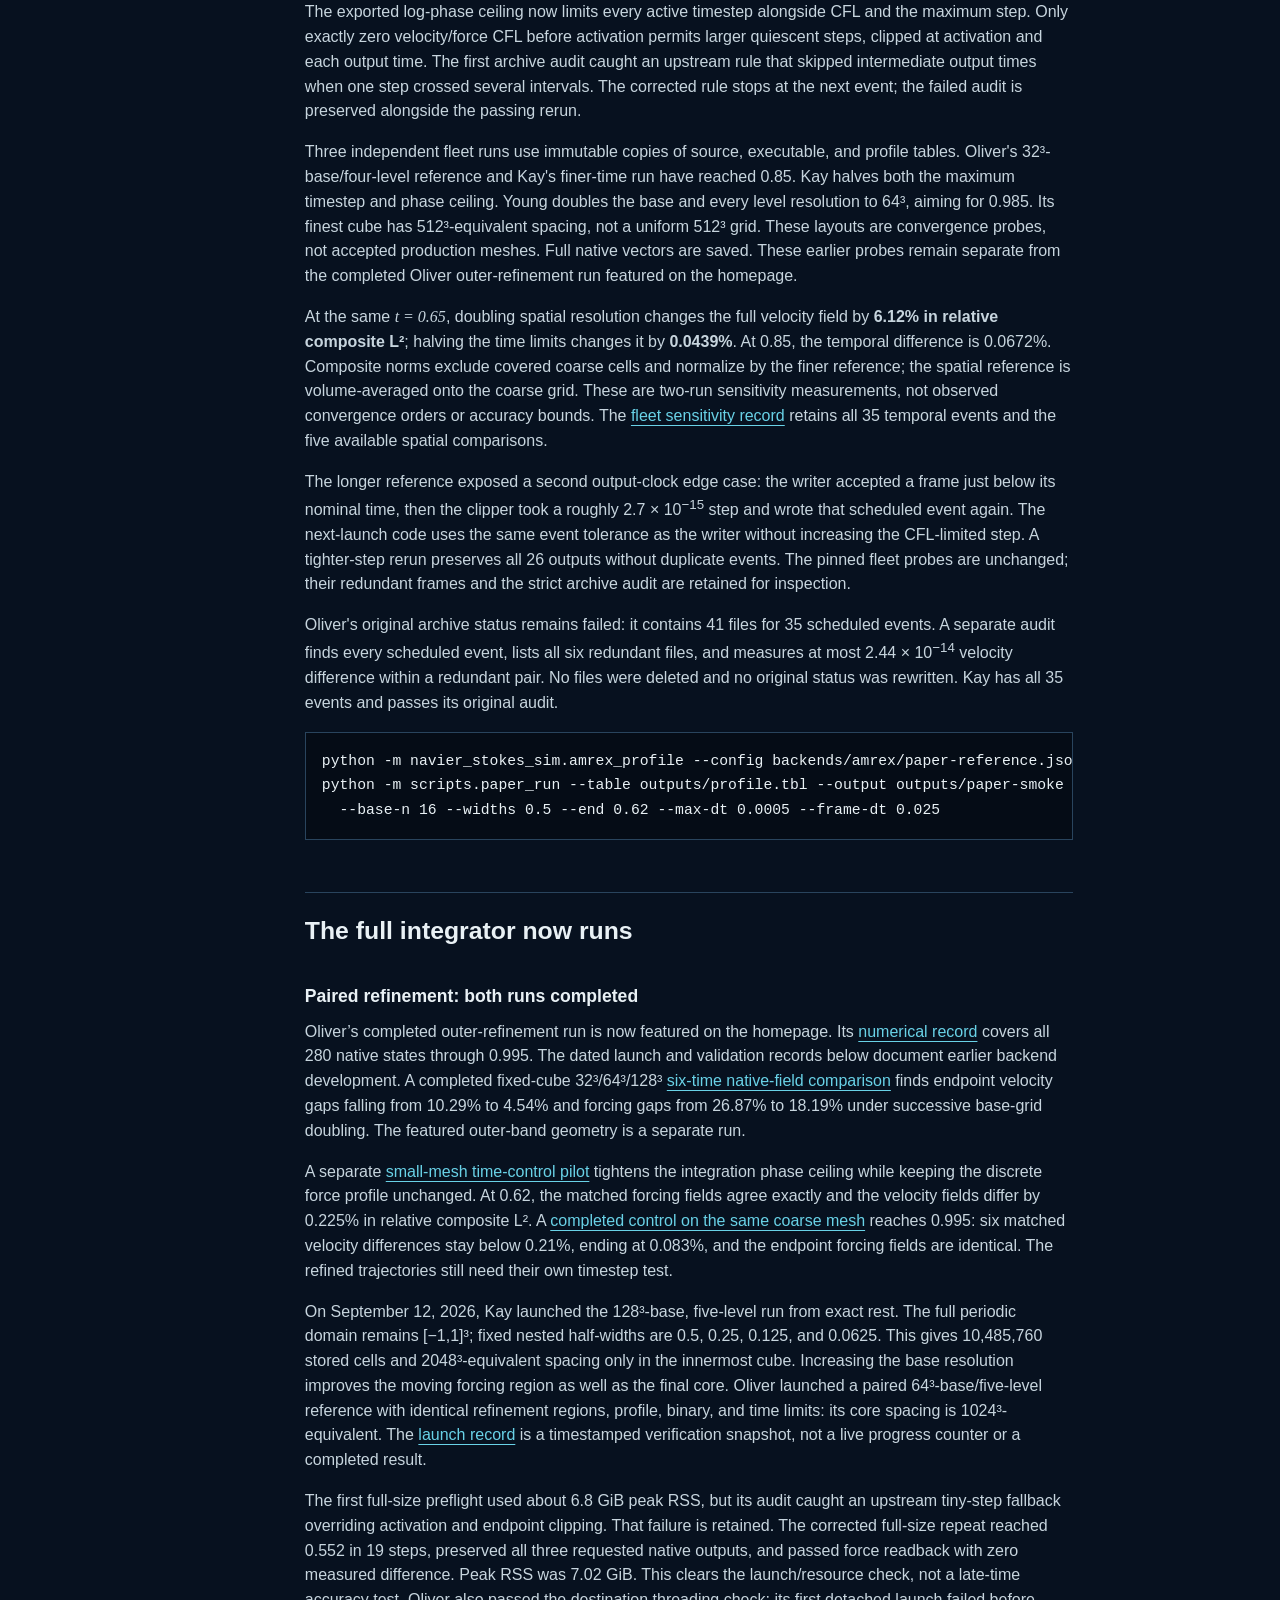
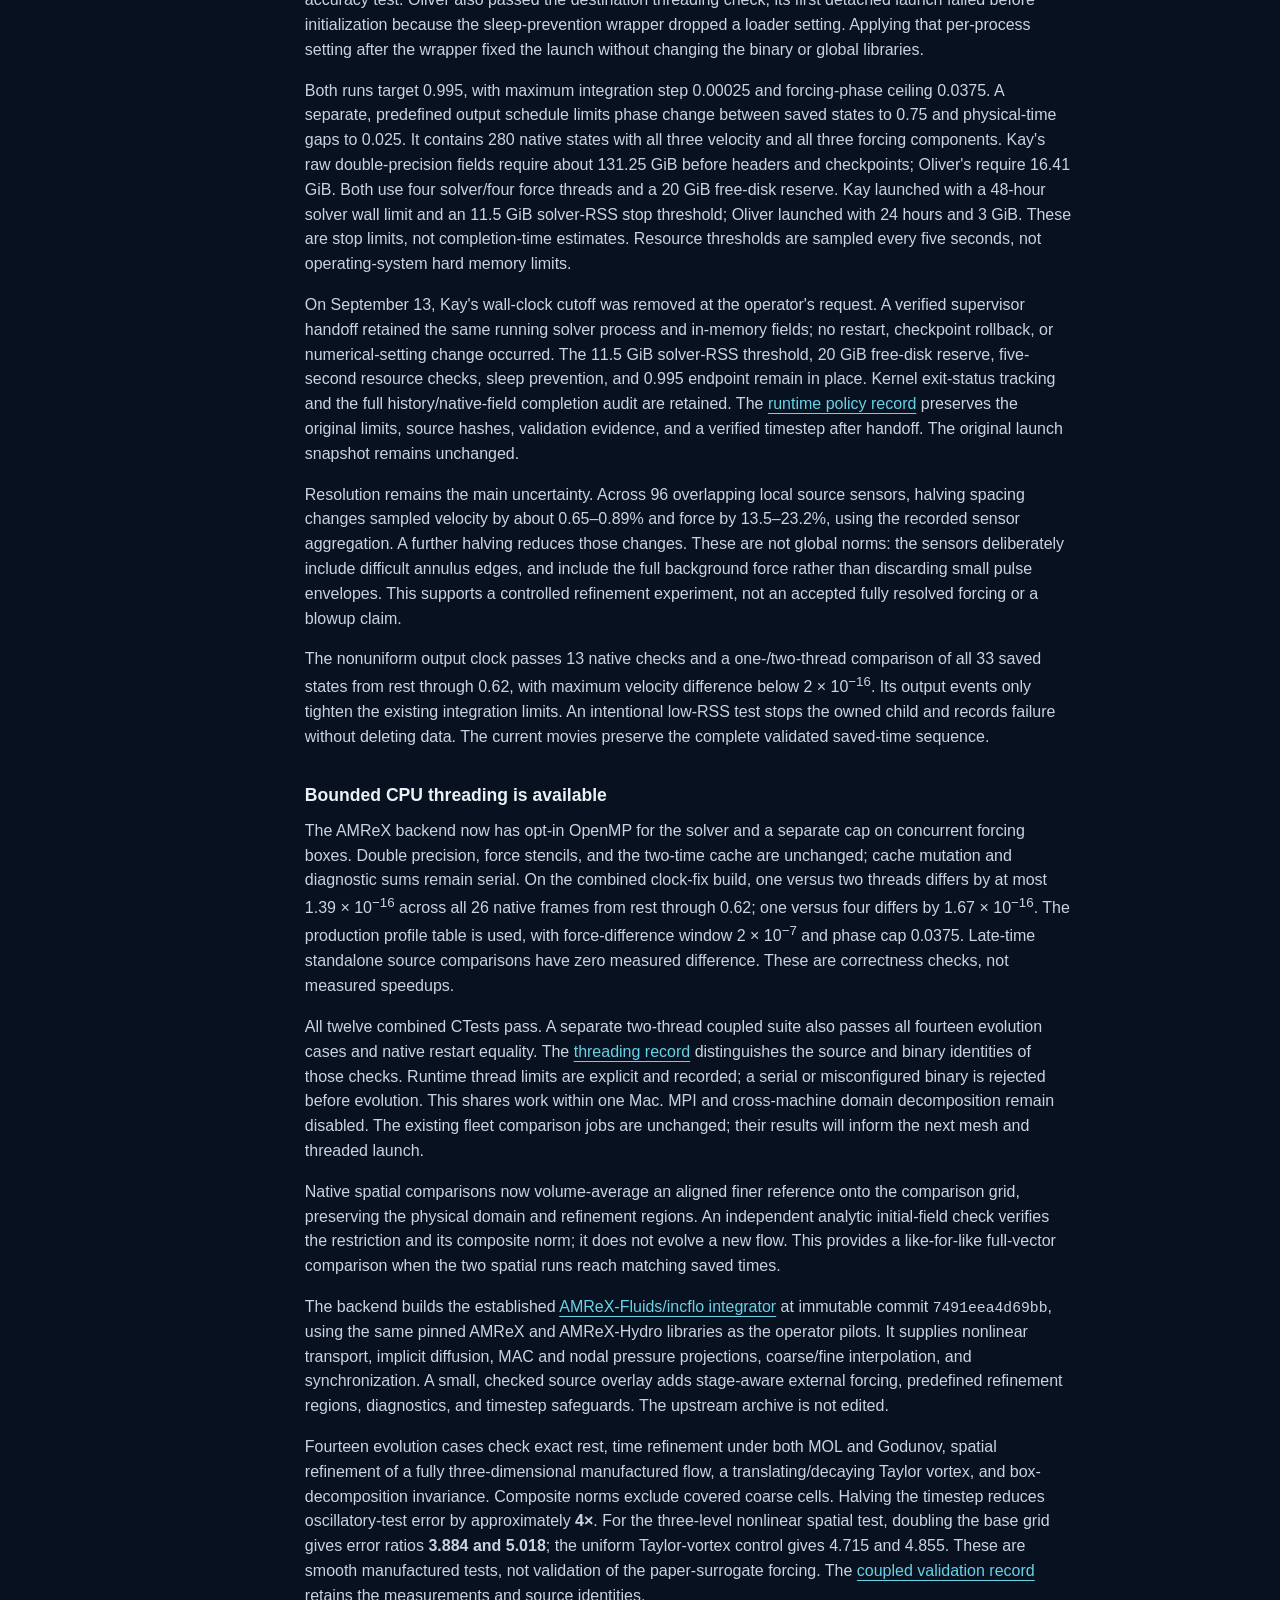
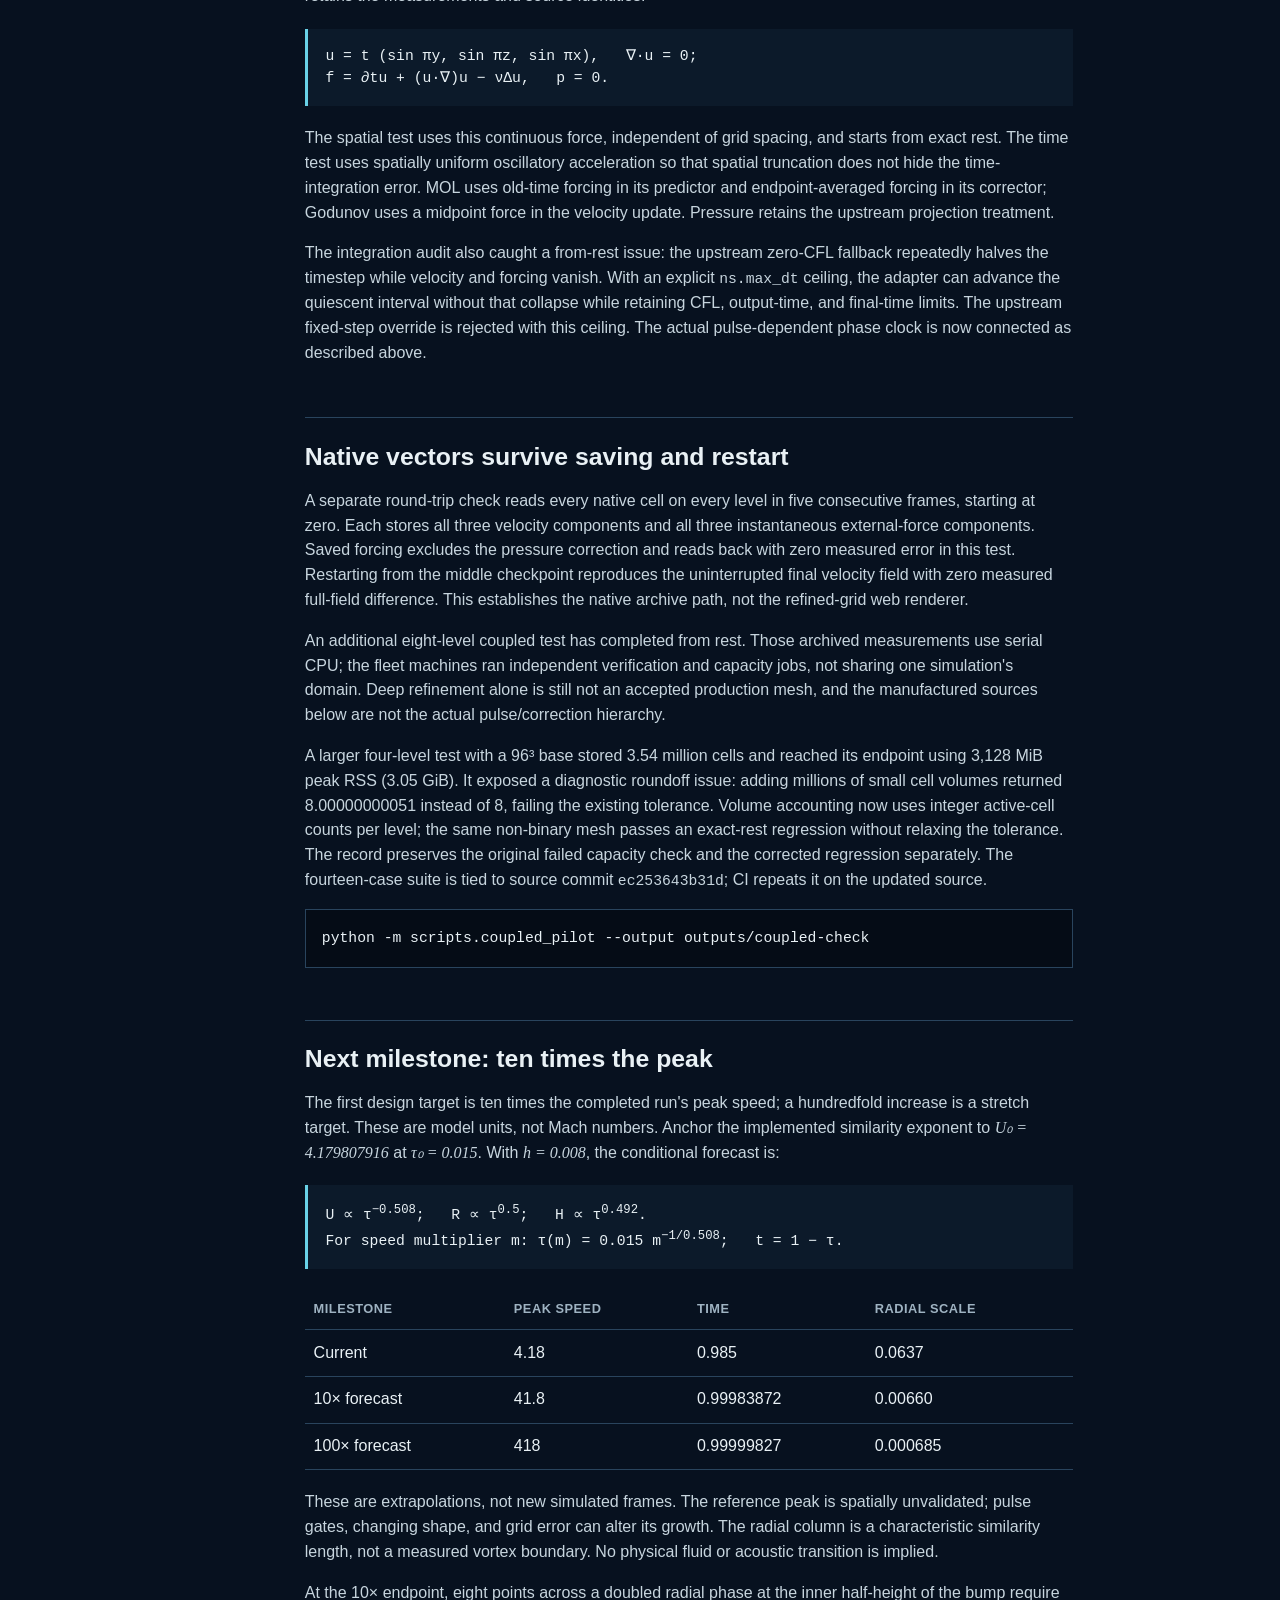
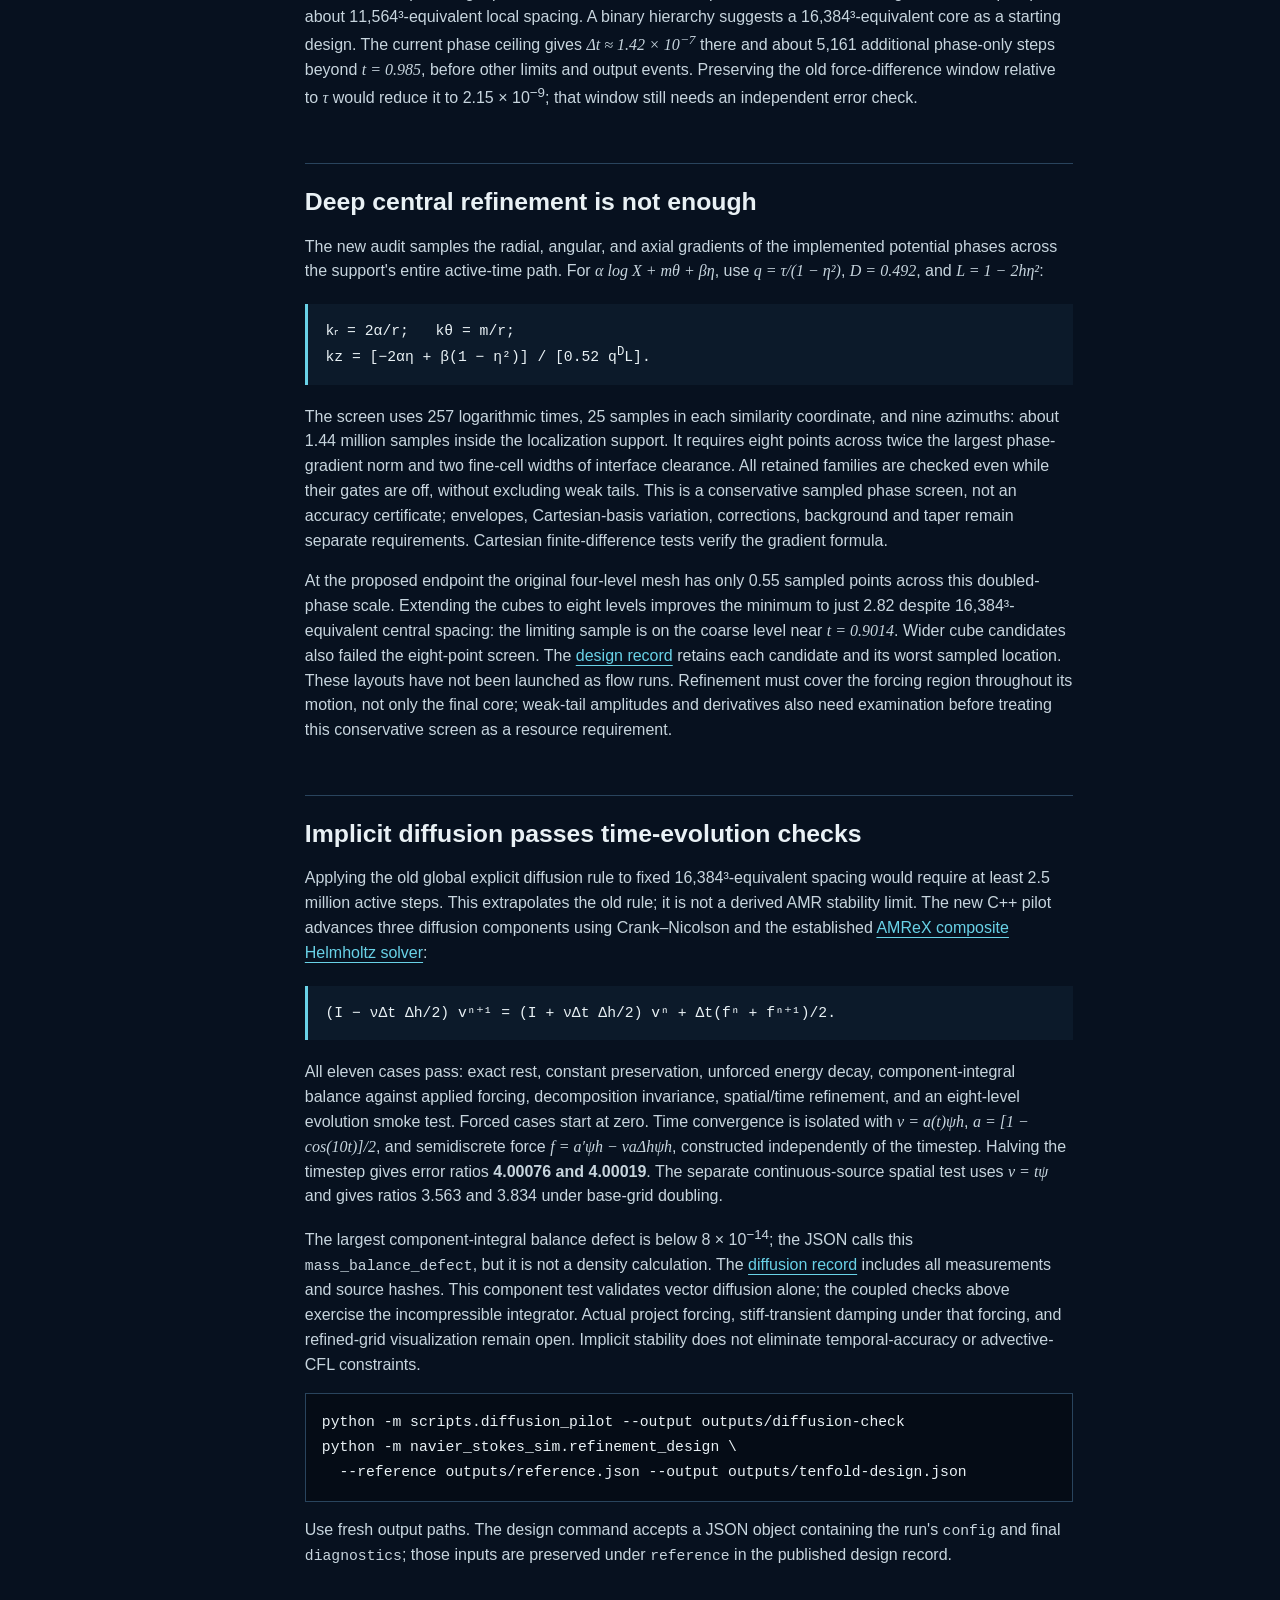
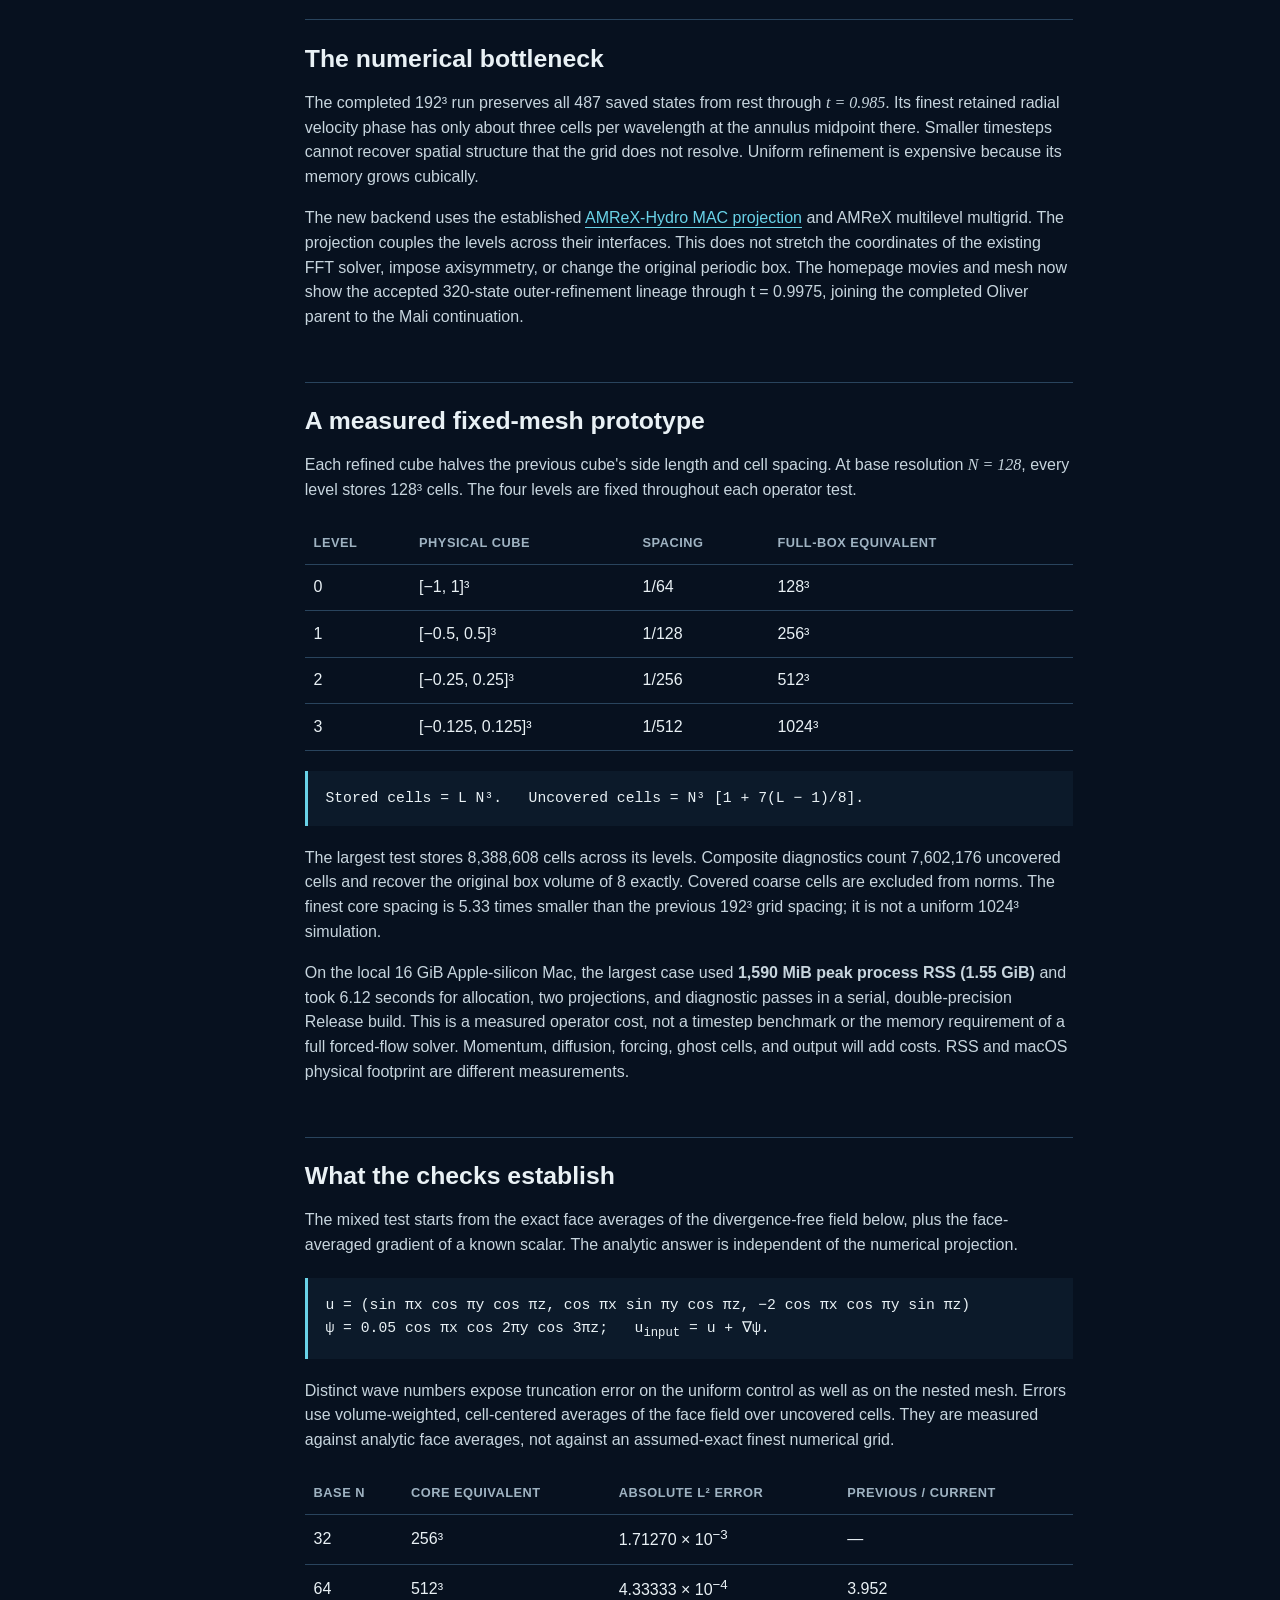
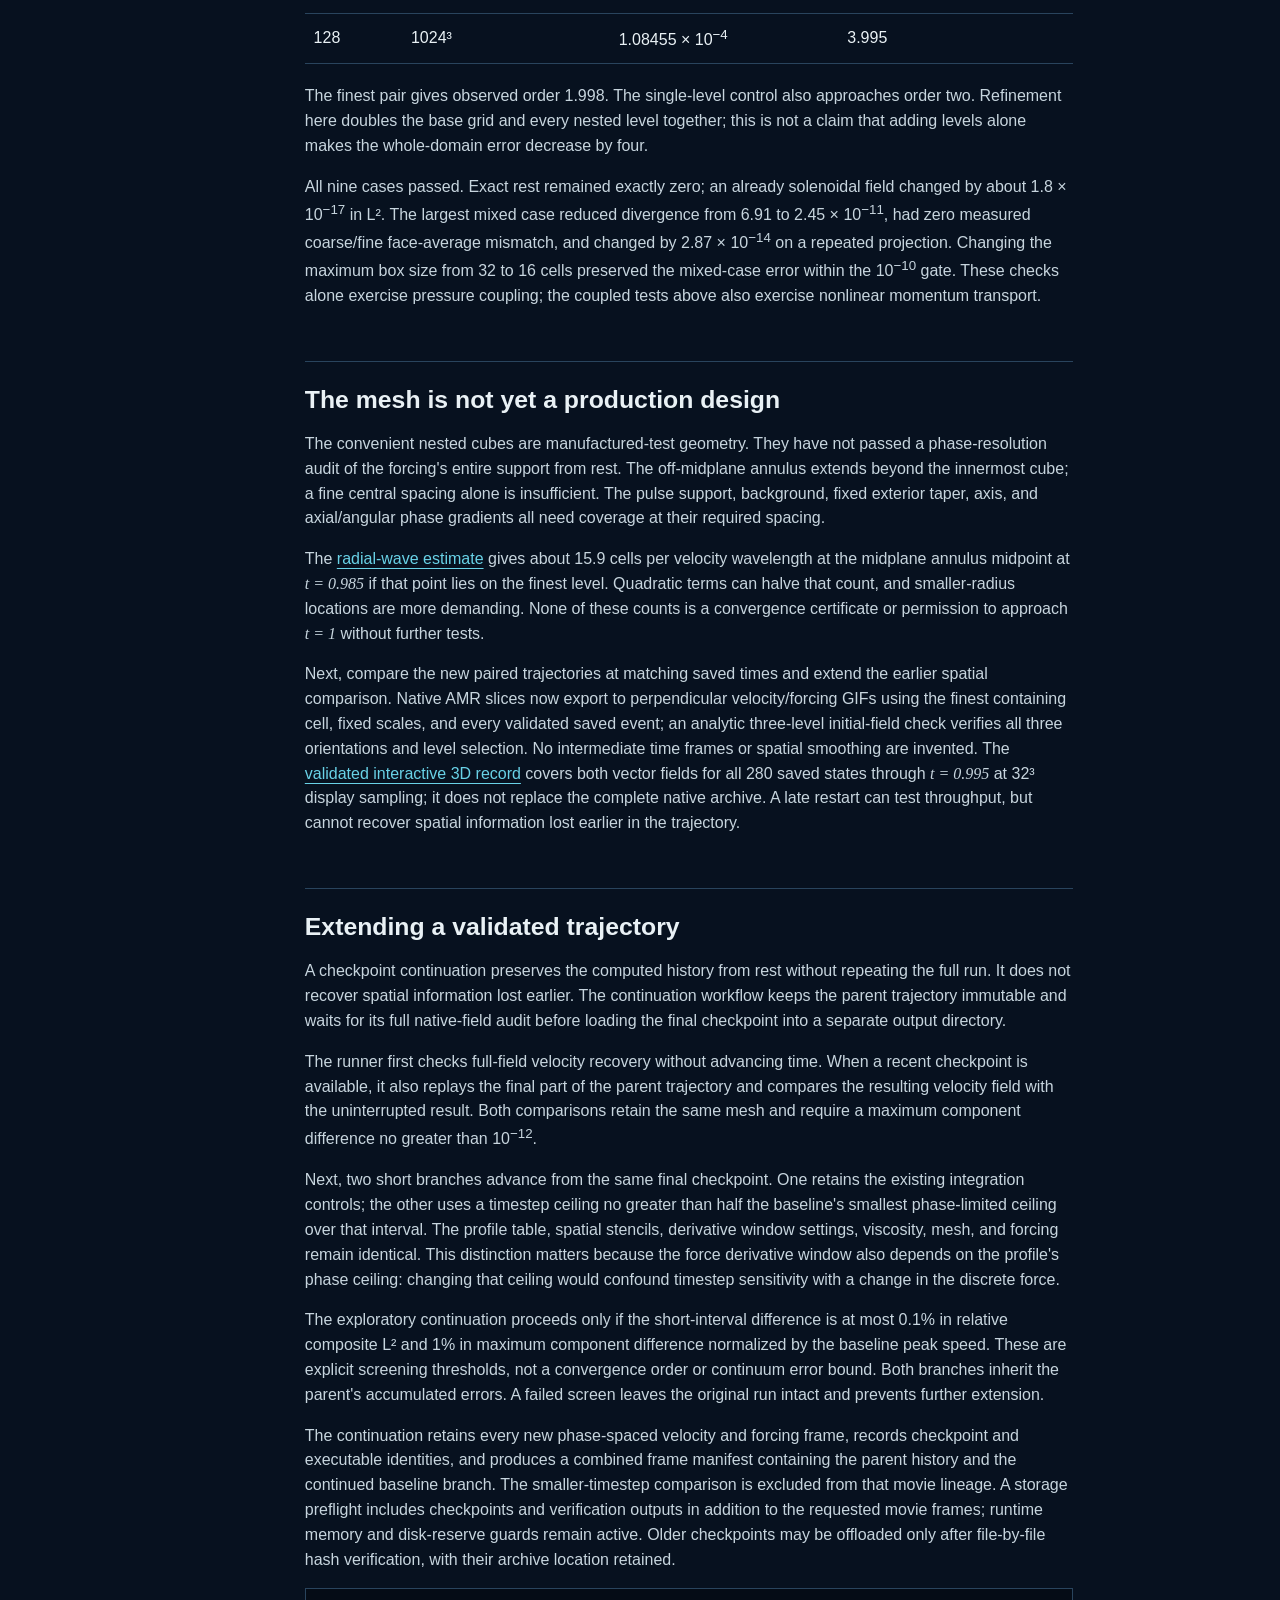
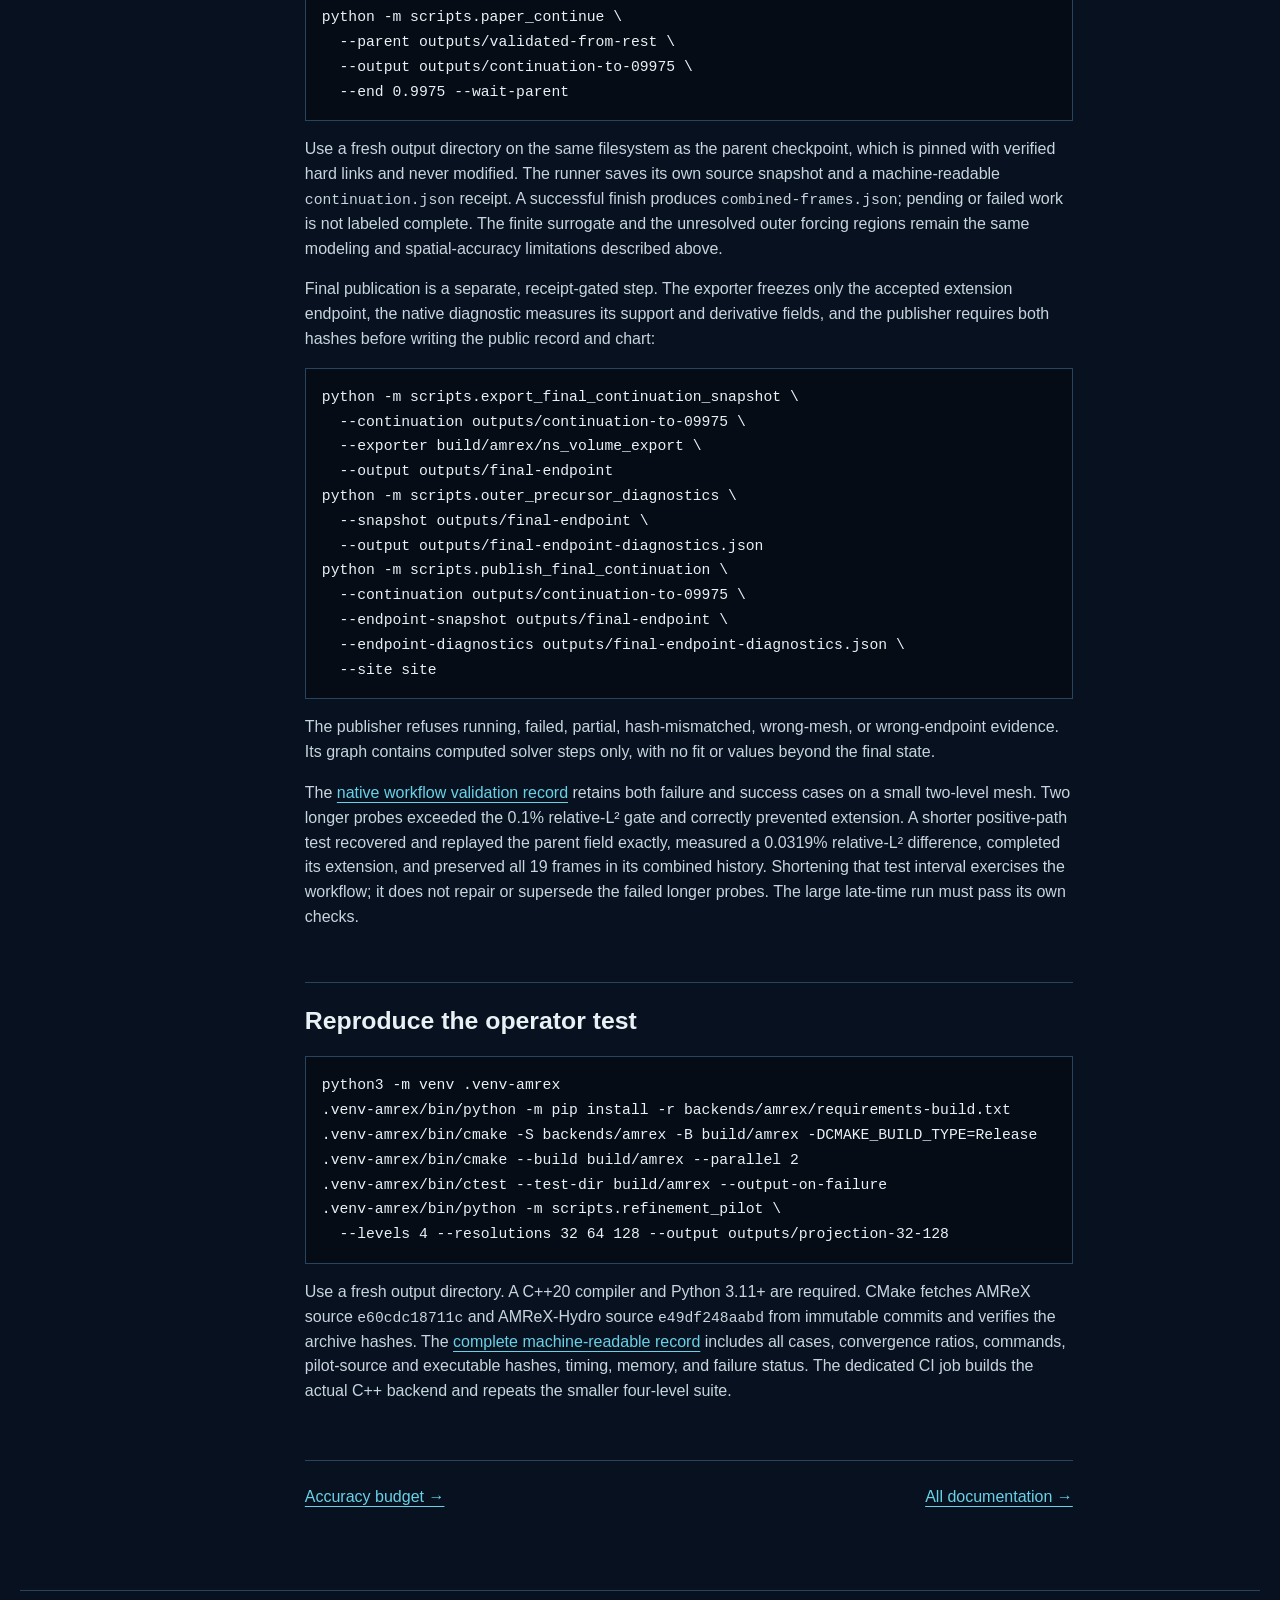
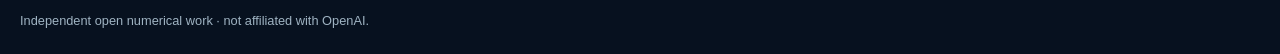
<file: site/refinement.html>
<!doctype html>
<html lang="en">
  <head>
    <meta charset="utf-8" />
    <meta name="viewport" content="width=device-width, initial-scale=1" />
    <meta name="description" content="Coupled-flow, projection, diffusion, and native-archive checks for fixed full-domain 3D refinement." />
    <meta name="theme-color" content="#07111f" />
    <title>Refined-mesh pilot · Navier–Stokes Singularity Simulation</title>
    <link rel="icon" href="favicon.svg" type="image/svg+xml" />
    <link rel="stylesheet" href="styles.css" />
  </head>
  <body>
    <a class="skip-link" href="#content">Skip to content</a>
    <header class="site-header">
      <a class="wordmark" href="index.html"><span class="mark" aria-hidden="true">∇</span><span>Navier–Stokes Simulation</span></a>
      <nav aria-label="Project navigation"><a href="index.html">Results</a><a href="documentation.html" aria-current="page">Documentation</a><a class="nav-cta" href="https://github.com/cmccomb/navier-stokes-singularity-simulation">GitHub ↗</a></nav>
    </header>
    <main class="docs-shell" id="content">
      <nav class="docs-nav" aria-label="Documentation pages">
        <a href="method.html">Model &amp; method</a><a href="derivation.html">Profile derivation</a><a href="running.html">Run it</a><a href="results.html">Numerical record</a><a href="reproduction.html">Reproduction target</a><a href="review.html">Numerical review</a><a href="accuracy.html">Accuracy budget</a><a href="refinement.html" aria-current="page">Refined-mesh pilot</a>
      </nav>
      <article class="doc-page">
        <p class="eyebrow">Guide 08 · September 12, 2026</p>
        <h1>Keep the domain. Refine the core.</h1>
        <p><strong>Latest development:</strong> <a href="activity-refinement.html#completed-result">Oliver’s outer-refinement run is complete</a>. All 280 native states passed audit, and reported endpoint RMS deviation is 8.2% lower than Kay’s baseline. The guide retains the curved-band design, failed and passing checks, and measured capacity. Core convergence remains unproven.</p>
        <p class="dek">The refined backend now integrates the finite paper-surrogate forcing from rest. Cross-language field checks and a small trajectory pass; fleet runs are testing spatial and temporal sensitivity. These are development results, not a new best movie or a singularity demonstration.</p>

        <h2 id="paper-force">The actual finite forcing is connected</h2>
        <p>The C++ backend reads the same cubic spline coefficients used by the Python profile, rather than fitting a second approximation. It retains the three finite pulse families, smooth activation, fixed localization, and bounded grid correction. Pointwise potential checks cover 20,480 samples per revision, including shrinking-core spacing through 16,384³-equivalent. The v2 maximum absolute potential difference is below 4.1 × 10<sup>−16</sup>. Full uniform-grid comparisons at 16³ and 32³ check all velocity and force components at seven times, including activation and <span class="math">t = 0.985</span>; the largest force difference is below 3.8 × 10<sup>−9</sup>. These checks establish agreement between implementations, not resolution of the finest forcing.</p>
        <div class="equation">u<sub>h</sub> = curl<sub>h</sub>(A<sub>background</sub> + A<sub>pulse, corrected</sub>);<br />f<sub>h</sub> = centered ∂<sub>t</sub>u<sub>h</sub> + (u<sub>h</sub> · centered ∇<sub>h</sub>)u<sub>h</sub> − νΔ<sub>h</sub>u<sub>h</sub>.</div>
        <p>A second force check covers 18 local patches, each 12³ cells, at 1024³- and 16,384³-equivalent spacing through <span class="math">t = 0.99983872</span>. The unchanged Python/PhiFlow stencils evaluate padded arrays at the original full-domain coordinates; artificial patch edges are excluded. All velocity and force comparisons pass. These are prescribed-field samples, not evolved high-resolution frames, and do not establish continuum accuracy.</p>
        <p>The prescribed force uses the profile, not the evolving solver state. Curl, transport derivatives, viscosity, and the correction are evaluated at each level's own spacing. The force is therefore mesh-dependent: this is the recorded finite surrogate, not a continuum forcing certificate or the proof's infinite all-order construction. Coarse/fine interfaces and weak forcing tails still require convergence checks.</p>
        <h3>A versioned localization correction</h3>
        <p>The port exposed a missing fixed cutoff on the core swirl potential. In the old v1 profile, a 128³ sample at <span class="math">t = 0.7</span> has speed about 0.00104 outside the advertised support, measured more than two cells beyond the cutoff. The new <code>appendix-b-axis-v2-localized</code> revision multiplies the core <span class="math">A<sub>z</sub></span> by the fixed radial/axial cutoff. Its exterior term was already localized and is unchanged. The new and old velocity fields agree exactly inside the plateau with stencil clearance; the revised field remains a discrete curl. V1 remains selectable and is still the default for reproducibility. The earlier v1 movie assets have been removed from the site; the current completed Kay run uses v2.</p>
        <h3>From-rest clock and archive checks</h3>
        <p>The first localized two-level run advances from exact zero through <span class="math">t = 0.62</span> in 217 steps. All 26 scheduled native frames are present, including the quiescent interval, and all six velocity/force components read back. The saved instantaneous external force has zero measured difference from reevaluation. Peak speed reaches 0.11835 on this coarse test mesh; that value is not a new best result. The <a href="data/paper-port.json">forcing-port record</a> retains source identities, cross-checks, and trajectory measurements.</p>
        <p>The exported log-phase ceiling now limits every active timestep alongside CFL and the maximum step. Only exactly zero velocity/force CFL before activation permits larger quiescent steps, clipped at activation and each output time. The first archive audit caught an upstream rule that skipped intermediate output times when one step crossed several intervals. The corrected rule stops at the next event; the failed audit is preserved alongside the passing rerun.</p>
        <p>Three independent fleet runs use immutable copies of source, executable, and profile tables. Oliver's 32³-base/four-level reference and Kay's finer-time run have reached 0.85. Kay halves both the maximum timestep and phase ceiling. Young doubles the base and every level resolution to 64³, aiming for 0.985. Its finest cube has 512³-equivalent spacing, not a uniform 512³ grid. These layouts are convergence probes, not accepted production meshes. Full native vectors are saved. These earlier probes remain separate from the completed Oliver outer-refinement run featured on the homepage.</p>
        <p>At the same <span class="math">t = 0.65</span>, doubling spatial resolution changes the full velocity field by <strong>6.12% in relative composite L²</strong>; halving the time limits changes it by <strong>0.0439%</strong>. At 0.85, the temporal difference is 0.0672%. Composite norms exclude covered coarse cells and normalize by the finer reference; the spatial reference is volume-averaged onto the coarse grid. These are two-run sensitivity measurements, not observed convergence orders or accuracy bounds. The <a href="data/fleet-sensitivity.json">fleet sensitivity record</a> retains all 35 temporal events and the five available spatial comparisons.</p>
        <p>The longer reference exposed a second output-clock edge case: the writer accepted a frame just below its nominal time, then the clipper took a roughly 2.7 × 10<sup>−15</sup> step and wrote that scheduled event again. The next-launch code uses the same event tolerance as the writer without increasing the CFL-limited step. A tighter-step rerun preserves all 26 outputs without duplicate events. The pinned fleet probes are unchanged; their redundant frames and the strict archive audit are retained for inspection.</p>
        <p>Oliver's original archive status remains failed: it contains 41 files for 35 scheduled events. A separate audit finds every scheduled event, lists all six redundant files, and measures at most 2.44 × 10<sup>−14</sup> velocity difference within a redundant pair. No files were deleted and no original status was rewritten. Kay has all 35 events and passes its original audit.</p>
        <pre><code>python -m navier_stokes_sim.amrex_profile --config backends/amrex/paper-reference.json --output outputs/profile.tbl
python -m scripts.paper_run --table outputs/profile.tbl --output outputs/paper-smoke \
  --base-n 16 --widths 0.5 --end 0.62 --max-dt 0.0005 --frame-dt 0.025</code></pre>

        <h2 id="coupled">The full integrator now runs</h2>
        <h3 id="next-refined-run">Paired refinement: both runs completed</h3>
        <p>Oliver’s completed outer-refinement run is now featured on the homepage. Its <a href="results.html">numerical record</a> covers all 280 native states through 0.995. The dated launch and validation records below document earlier backend development. A completed fixed-cube 32³/64³/128³ <a href="results.html#paired-refinement">six-time native-field comparison</a> finds endpoint velocity gaps falling from 10.29% to 4.54% and forcing gaps from 26.87% to 18.19% under successive base-grid doubling. The featured outer-band geometry is a separate run.</p>
        <p>A separate <a href="data/temporal-fixed-force-pilot.json">small-mesh time-control pilot</a> tightens the integration phase ceiling while keeping the discrete force profile unchanged. At 0.62, the matched forcing fields agree exactly and the velocity fields differ by 0.225% in relative composite L². A <a href="data/temporal-fixed-force-late-control.json">completed control on the same coarse mesh</a> reaches 0.995: six matched velocity differences stay below 0.21%, ending at 0.083%, and the endpoint forcing fields are identical. The refined trajectories still need their own timestep test.</p>
        <p>On September 12, 2026, Kay launched the 128³-base, five-level run from exact rest. The full periodic domain remains [−1,1]³; fixed nested half-widths are 0.5, 0.25, 0.125, and 0.0625. This gives 10,485,760 stored cells and 2048³-equivalent spacing only in the innermost cube. Increasing the base resolution improves the moving forcing region as well as the final core. Oliver launched a paired 64³-base/five-level reference with identical refinement regions, profile, binary, and time limits: its core spacing is 1024³-equivalent. The <a href="data/refined-long-run.json">launch record</a> is a timestamped verification snapshot, not a live progress counter or a completed result.</p>
        <p>The first full-size preflight used about 6.8 GiB peak RSS, but its audit caught an upstream tiny-step fallback overriding activation and endpoint clipping. That failure is retained. The corrected full-size repeat reached 0.552 in 19 steps, preserved all three requested native outputs, and passed force readback with zero measured difference. Peak RSS was 7.02 GiB. This clears the launch/resource check, not a late-time accuracy test. Oliver also passed the destination threading check; its first detached launch failed before initialization because the sleep-prevention wrapper dropped a loader setting. Applying that per-process setting after the wrapper fixed the launch without changing the binary or global libraries.</p>
        <p>Both runs target 0.995, with maximum integration step 0.00025 and forcing-phase ceiling 0.0375. A separate, predefined output schedule limits phase change between saved states to 0.75 and physical-time gaps to 0.025. It contains 280 native states with all three velocity and all three forcing components. Kay's raw double-precision fields require about 131.25 GiB before headers and checkpoints; Oliver's require 16.41 GiB. Both use four solver/four force threads and a 20 GiB free-disk reserve. Kay launched with a 48-hour solver wall limit and an 11.5 GiB solver-RSS stop threshold; Oliver launched with 24 hours and 3 GiB. These are stop limits, not completion-time estimates. Resource thresholds are sampled every five seconds, not operating-system hard memory limits.</p>
        <p id="runtime-policy">On September 13, Kay's wall-clock cutoff was removed at the operator's request. A verified supervisor handoff retained the same running solver process and in-memory fields; no restart, checkpoint rollback, or numerical-setting change occurred. The 11.5 GiB solver-RSS threshold, 20 GiB free-disk reserve, five-second resource checks, sleep prevention, and 0.995 endpoint remain in place. Kernel exit-status tracking and the full history/native-field completion audit are retained. The <a href="data/kay-runtime-supervision.json">runtime policy record</a> preserves the original limits, source hashes, validation evidence, and a verified timestep after handoff. The original launch snapshot remains unchanged.</p>
        <p>Resolution remains the main uncertainty. Across 96 overlapping local source sensors, halving spacing changes sampled velocity by about 0.65–0.89% and force by 13.5–23.2%, using the recorded sensor aggregation. A further halving reduces those changes. These are not global norms: the sensors deliberately include difficult annulus edges, and include the full background force rather than discarding small pulse envelopes. This supports a controlled refinement experiment, not an accepted fully resolved forcing or a blowup claim.</p>
        <p>The nonuniform output clock passes 13 native checks and a one-/two-thread comparison of all 33 saved states from rest through 0.62, with maximum velocity difference below 2 × 10<sup>−16</sup>. Its output events only tighten the existing integration limits. An intentional low-RSS test stops the owned child and records failure without deleting data. The current movies preserve the complete validated saved-time sequence.</p>
        <h3 id="cpu-threading">Bounded CPU threading is available</h3>
        <p>The AMReX backend now has opt-in OpenMP for the solver and a separate cap on concurrent forcing boxes. Double precision, force stencils, and the two-time cache are unchanged; cache mutation and diagnostic sums remain serial. On the combined clock-fix build, one versus two threads differs by at most 1.39 × 10<sup>−16</sup> across all 26 native frames from rest through 0.62; one versus four differs by 1.67 × 10<sup>−16</sup>. The production profile table is used, with force-difference window 2 × 10<sup>−7</sup> and phase cap 0.0375. Late-time standalone source comparisons have zero measured difference. These are correctness checks, not measured speedups.</p>
        <p>All twelve combined CTests pass. A separate two-thread coupled suite also passes all fourteen evolution cases and native restart equality. The <a href="data/threading-validation.json">threading record</a> distinguishes the source and binary identities of those checks. Runtime thread limits are explicit and recorded; a serial or misconfigured binary is rejected before evolution. This shares work within one Mac. MPI and cross-machine domain decomposition remain disabled. The existing fleet comparison jobs are unchanged; their results will inform the next mesh and threaded launch.</p>
        <p>Native spatial comparisons now volume-average an aligned finer reference onto the comparison grid, preserving the physical domain and refinement regions. An independent analytic initial-field check verifies the restriction and its composite norm; it does not evolve a new flow. This provides a like-for-like full-vector comparison when the two spatial runs reach matching saved times.</p>
        <p>The backend builds the established <a href="https://github.com/AMReX-Fluids/incflo">AMReX-Fluids/incflo integrator</a> at immutable commit <code>7491eea4d69bb</code>, using the same pinned AMReX and AMReX-Hydro libraries as the operator pilots. It supplies nonlinear transport, implicit diffusion, MAC and nodal pressure projections, coarse/fine interpolation, and synchronization. A small, checked source overlay adds stage-aware external forcing, predefined refinement regions, diagnostics, and timestep safeguards. The upstream archive is not edited.</p>
        <p>Fourteen evolution cases check exact rest, time refinement under both MOL and Godunov, spatial refinement of a fully three-dimensional manufactured flow, a translating/decaying Taylor vortex, and box-decomposition invariance. Composite norms exclude covered coarse cells. Halving the timestep reduces oscillatory-test error by approximately <strong>4×</strong>. For the three-level nonlinear spatial test, doubling the base grid gives error ratios <strong>3.884 and 5.018</strong>; the uniform Taylor-vortex control gives 4.715 and 4.855. These are smooth manufactured tests, not validation of the paper-surrogate forcing. The <a href="data/coupled-pilot.json">coupled validation record</a> retains the measurements and source identities.</p>
        <div class="equation">u = t (sin πy, sin πz, sin πx), &nbsp; ∇·u = 0;<br />f = ∂tu + (u·∇)u − νΔu, &nbsp; p = 0.</div>
        <p>The spatial test uses this continuous force, independent of grid spacing, and starts from exact rest. The time test uses spatially uniform oscillatory acceleration so that spatial truncation does not hide the time-integration error. MOL uses old-time forcing in its predictor and endpoint-averaged forcing in its corrector; Godunov uses a midpoint force in the velocity update. Pressure retains the upstream projection treatment.</p>
        <p>The integration audit also caught a from-rest issue: the upstream zero-CFL fallback repeatedly halves the timestep while velocity and forcing vanish. With an explicit <code>ns.max_dt</code> ceiling, the adapter can advance the quiescent interval without that collapse while retaining CFL, output-time, and final-time limits. The upstream fixed-step override is rejected with this ceiling. The actual pulse-dependent phase clock is now connected as described above.</p>

        <h2>Native vectors survive saving and restart</h2>
        <p>A separate round-trip check reads every native cell on every level in five consecutive frames, starting at zero. Each stores all three velocity components and all three instantaneous external-force components. Saved forcing excludes the pressure correction and reads back with zero measured error in this test. Restarting from the middle checkpoint reproduces the uninterrupted final velocity field with zero measured full-field difference. This establishes the native archive path, not the refined-grid web renderer.</p>
        <p>An additional eight-level coupled test has completed from rest. Those archived measurements use serial CPU; the fleet machines ran independent verification and capacity jobs, not sharing one simulation's domain. Deep refinement alone is still not an accepted production mesh, and the manufactured sources below are not the actual pulse/correction hierarchy.</p>
        <p>A larger four-level test with a 96³ base stored 3.54 million cells and reached its endpoint using 3,128 MiB peak RSS (3.05 GiB). It exposed a diagnostic roundoff issue: adding millions of small cell volumes returned 8.00000000051 instead of 8, failing the existing tolerance. Volume accounting now uses integer active-cell counts per level; the same non-binary mesh passes an exact-rest regression without relaxing the tolerance. The record preserves the original failed capacity check and the corrected regression separately. The fourteen-case suite is tied to source commit <code>ec253643b31d</code>; CI repeats it on the updated source.</p>
        <pre><code>python -m scripts.coupled_pilot --output outputs/coupled-check</code></pre>

        <h2 id="tenfold">Next milestone: ten times the peak</h2>
        <p>The first design target is ten times the completed run's peak speed; a hundredfold increase is a stretch target. These are model units, not Mach numbers. Anchor the implemented similarity exponent to <span class="math">U₀ = 4.179807916</span> at <span class="math">τ₀ = 0.015</span>. With <span class="math">h = 0.008</span>, the conditional forecast is:</p>
        <div class="equation">U ∝ τ<sup>−0.508</sup>; &nbsp; R ∝ τ<sup>0.5</sup>; &nbsp; H ∝ τ<sup>0.492</sup>.<br />For speed multiplier m: τ(m) = 0.015 m<sup>−1/0.508</sup>; &nbsp; t = 1 − τ.</div>
        <table>
          <thead><tr><th>Milestone</th><th>Peak speed</th><th>Time</th><th>Radial scale</th></tr></thead>
          <tbody>
            <tr><td>Current</td><td>4.18</td><td>0.985</td><td>0.0637</td></tr>
            <tr><td>10× forecast</td><td>41.8</td><td>0.99983872</td><td>0.00660</td></tr>
            <tr><td>100× forecast</td><td>418</td><td>0.99999827</td><td>0.000685</td></tr>
          </tbody>
        </table>
        <p>These are extrapolations, not new simulated frames. The reference peak is spatially unvalidated; pulse gates, changing shape, and grid error can alter its growth. The radial column is a characteristic similarity length, not a measured vortex boundary. No physical fluid or acoustic transition is implied.</p>
        <p>At the 10× endpoint, eight points across a doubled radial phase at the inner half-height of the bump require about 11,564³-equivalent local spacing. A binary hierarchy suggests a 16,384³-equivalent core as a starting design. The current phase ceiling gives <span class="math">Δt ≈ 1.42 × 10<sup>−7</sup></span> there and about 5,161 additional phase-only steps beyond <span class="math">t = 0.985</span>, before other limits and output events. Preserving the old force-difference window relative to <span class="math">τ</span> would reduce it to 2.15 × 10<sup>−9</sup>; that window still needs an independent error check.</p>

        <h2>Deep central refinement is not enough</h2>
        <p>The new audit samples the radial, angular, and axial gradients of the implemented potential phases across the support's entire active-time path. For <span class="math">α log X + mθ + βη</span>, use <span class="math">q = τ/(1 − η²)</span>, <span class="math">D = 0.492</span>, and <span class="math">L = 1 − 2hη²</span>:</p>
        <div class="equation">kᵣ = 2α/r; &nbsp; kθ = m/r;<br />kz = [−2αη + β(1 − η²)] / [0.52 q<sup>D</sup>L].</div>
        <p>The screen uses 257 logarithmic times, 25 samples in each similarity coordinate, and nine azimuths: about 1.44 million samples inside the localization support. It requires eight points across twice the largest phase-gradient norm and two fine-cell widths of interface clearance. All retained families are checked even while their gates are off, without excluding weak tails. This is a conservative sampled phase screen, not an accuracy certificate; envelopes, Cartesian-basis variation, corrections, background and taper remain separate requirements. Cartesian finite-difference tests verify the gradient formula.</p>
        <p>At the proposed endpoint the original four-level mesh has only 0.55 sampled points across this doubled-phase scale. Extending the cubes to eight levels improves the minimum to just 2.82 despite 16,384³-equivalent central spacing: the limiting sample is on the coarse level near <span class="math">t = 0.9014</span>. Wider cube candidates also failed the eight-point screen. The <a href="data/tenfold-design.json">design record</a> retains each candidate and its worst sampled location. These layouts have not been launched as flow runs. Refinement must cover the forcing region throughout its motion, not only the final core; weak-tail amplitudes and derivatives also need examination before treating this conservative screen as a resource requirement.</p>

        <h2 id="diffusion">Implicit diffusion passes time-evolution checks</h2>
        <p>Applying the old global explicit diffusion rule to fixed 16,384³-equivalent spacing would require at least 2.5 million active steps. This extrapolates the old rule; it is not a derived AMR stability limit. The new C++ pilot advances three diffusion components using Crank–Nicolson and the established <a href="https://amrex-codes.github.io/amrex/docs_html/LinearSolvers.html">AMReX composite Helmholtz solver</a>:</p>
        <div class="equation">(I − νΔt Δh/2) vⁿ⁺¹ = (I + νΔt Δh/2) vⁿ + Δt(fⁿ + fⁿ⁺¹)/2.</div>
        <p>All eleven cases pass: exact rest, constant preservation, unforced energy decay, component-integral balance against applied forcing, decomposition invariance, spatial/time refinement, and an eight-level evolution smoke test. Forced cases start at zero. Time convergence is isolated with <span class="math">v = a(t)ψh</span>, <span class="math">a = [1 − cos(10t)]/2</span>, and semidiscrete force <span class="math">f = a′ψh − νaΔhψh</span>, constructed independently of the timestep. Halving the timestep gives error ratios <strong>4.00076 and 4.00019</strong>. The separate continuous-source spatial test uses <span class="math">v = tψ</span> and gives ratios 3.563 and 3.834 under base-grid doubling.</p>
        <p>The largest component-integral balance defect is below 8 × 10<sup>−14</sup>; the JSON calls this <code>mass_balance_defect</code>, but it is not a density calculation. The <a href="data/diffusion-pilot.json">diffusion record</a> includes all measurements and source hashes. This component test validates vector diffusion alone; the coupled checks above exercise the incompressible integrator. Actual project forcing, stiff-transient damping under that forcing, and refined-grid visualization remain open. Implicit stability does not eliminate temporal-accuracy or advective-CFL constraints.</p>
        <pre><code>python -m scripts.diffusion_pilot --output outputs/diffusion-check
python -m navier_stokes_sim.refinement_design \
  --reference outputs/reference.json --output outputs/tenfold-design.json</code></pre>
        <p>Use fresh output paths. The design command accepts a JSON object containing the run's <code>config</code> and final <code>diagnostics</code>; those inputs are preserved under <code>reference</code> in the published design record.</p>

        <h2>The numerical bottleneck</h2>
        <p>The completed 192³ run preserves all 487 saved states from rest through <span class="math">t = 0.985</span>. Its finest retained radial velocity phase has only about three cells per wavelength at the annulus midpoint there. Smaller timesteps cannot recover spatial structure that the grid does not resolve. Uniform refinement is expensive because its memory grows cubically.</p>
        <p>The new backend uses the established <a href="https://amrex-fluids.github.io/amrex-hydro/docs_html/Projections.html">AMReX-Hydro MAC projection</a> and AMReX multilevel multigrid. The projection couples the levels across their interfaces. This does not stretch the coordinates of the existing FFT solver, impose axisymmetry, or change the original periodic box. The homepage movies and mesh now show the accepted 320-state outer-refinement lineage through t = 0.9975, joining the completed Oliver parent to the Mali continuation.</p>

        <h2>A measured fixed-mesh prototype</h2>
        <p>Each refined cube halves the previous cube's side length and cell spacing. At base resolution <span class="math">N = 128</span>, every level stores 128³ cells. The four levels are fixed throughout each operator test.</p>
        <table>
          <thead><tr><th>Level</th><th>Physical cube</th><th>Spacing</th><th>Full-box equivalent</th></tr></thead>
          <tbody>
            <tr><td>0</td><td>[−1, 1]³</td><td>1/64</td><td>128³</td></tr>
            <tr><td>1</td><td>[−0.5, 0.5]³</td><td>1/128</td><td>256³</td></tr>
            <tr><td>2</td><td>[−0.25, 0.25]³</td><td>1/256</td><td>512³</td></tr>
            <tr><td>3</td><td>[−0.125, 0.125]³</td><td>1/512</td><td>1024³</td></tr>
          </tbody>
        </table>
        <div class="equation">Stored cells = L N³. &nbsp; Uncovered cells = N³ [1 + 7(L − 1)/8].</div>
        <p>The largest test stores 8,388,608 cells across its levels. Composite diagnostics count 7,602,176 uncovered cells and recover the original box volume of 8 exactly. Covered coarse cells are excluded from norms. The finest core spacing is 5.33 times smaller than the previous 192³ grid spacing; it is not a uniform 1024³ simulation.</p>
        <p>On the local 16 GiB Apple-silicon Mac, the largest case used <strong>1,590 MiB peak process RSS (1.55 GiB)</strong> and took 6.12 seconds for allocation, two projections, and diagnostic passes in a serial, double-precision Release build. This is a measured operator cost, not a timestep benchmark or the memory requirement of a full forced-flow solver. Momentum, diffusion, forcing, ghost cells, and output will add costs. RSS and macOS physical footprint are different measurements.</p>

        <h2>What the checks establish</h2>
        <p>The mixed test starts from the exact face averages of the divergence-free field below, plus the face-averaged gradient of a known scalar. The analytic answer is independent of the numerical projection.</p>
        <div class="equation">u = (sin πx cos πy cos πz, cos πx sin πy cos πz, −2 cos πx cos πy sin πz)<br />ψ = 0.05 cos πx cos 2πy cos 3πz; &nbsp; u<sub>input</sub> = u + ∇ψ.</div>
        <p>Distinct wave numbers expose truncation error on the uniform control as well as on the nested mesh. Errors use volume-weighted, cell-centered averages of the face field over uncovered cells. They are measured against analytic face averages, not against an assumed-exact finest numerical grid.</p>
        <table>
          <thead><tr><th>Base N</th><th>Core equivalent</th><th>Absolute L² error</th><th>Previous / current</th></tr></thead>
          <tbody>
            <tr><td>32</td><td>256³</td><td>1.71270 × 10<sup>−3</sup></td><td>—</td></tr>
            <tr><td>64</td><td>512³</td><td>4.33333 × 10<sup>−4</sup></td><td>3.952</td></tr>
            <tr><td>128</td><td>1024³</td><td>1.08455 × 10<sup>−4</sup></td><td>3.995</td></tr>
          </tbody>
        </table>
        <p>The finest pair gives observed order 1.998. The single-level control also approaches order two. Refinement here doubles the base grid and every nested level together; this is not a claim that adding levels alone makes the whole-domain error decrease by four.</p>
        <p>All nine cases passed. Exact rest remained exactly zero; an already solenoidal field changed by about 1.8 × 10<sup>−17</sup> in L². The largest mixed case reduced divergence from 6.91 to 2.45 × 10<sup>−11</sup>, had zero measured coarse/fine face-average mismatch, and changed by 2.87 × 10<sup>−14</sup> on a repeated projection. Changing the maximum box size from 32 to 16 cells preserved the mixed-case error within the 10<sup>−10</sup> gate. These checks alone exercise pressure coupling; the coupled tests above also exercise nonlinear momentum transport.</p>

        <h2>The mesh is not yet a production design</h2>
        <p>The convenient nested cubes are manufactured-test geometry. They have not passed a phase-resolution audit of the forcing's entire support from rest. The off-midplane annulus extends beyond the innermost cube; a fine central spacing alone is insufficient. The pulse support, background, fixed exterior taper, axis, and axial/angular phase gradients all need coverage at their required spacing.</p>
        <p>The <a href="accuracy.html">radial-wave estimate</a> gives about 15.9 cells per velocity wavelength at the midplane annulus midpoint at <span class="math">t = 0.985</span> if that point lies on the finest level. Quadratic terms can halve that count, and smaller-radius locations are more demanding. None of these counts is a convergence certificate or permission to approach <span class="math">t = 1</span> without further tests.</p>
        <p>Next, compare the new paired trajectories at matching saved times and extend the earlier spatial comparison. Native AMR slices now export to perpendicular velocity/forcing GIFs using the finest containing cell, fixed scales, and every validated saved event; an analytic three-level initial-field check verifies all three orientations and level selection. No intermediate time frames or spatial smoothing are invented. The <a href="data/native-explorer.json">validated interactive 3D record</a> covers both vector fields for all 280 saved states through <span class="math">t = 0.995</span> at 32³ display sampling; it does not replace the complete native archive. A late restart can test throughput, but cannot recover spatial information lost earlier in the trajectory.</p>

        <h2 id="continuation">Extending a validated trajectory</h2>
        <p>A checkpoint continuation preserves the computed history from rest without repeating the full run. It does not recover spatial information lost earlier. The continuation workflow keeps the parent trajectory immutable and waits for its full native-field audit before loading the final checkpoint into a separate output directory.</p>
        <p>The runner first checks full-field velocity recovery without advancing time. When a recent checkpoint is available, it also replays the final part of the parent trajectory and compares the resulting velocity field with the uninterrupted result. Both comparisons retain the same mesh and require a maximum component difference no greater than 10<sup>−12</sup>.</p>
        <p>Next, two short branches advance from the same final checkpoint. One retains the existing integration controls; the other uses a timestep ceiling no greater than half the baseline's smallest phase-limited ceiling over that interval. The profile table, spatial stencils, derivative window settings, viscosity, mesh, and forcing remain identical. This distinction matters because the force derivative window also depends on the profile's phase ceiling: changing that ceiling would confound timestep sensitivity with a change in the discrete force.</p>
        <p>The exploratory continuation proceeds only if the short-interval difference is at most 0.1% in relative composite L² and 1% in maximum component difference normalized by the baseline peak speed. These are explicit screening thresholds, not a convergence order or continuum error bound. Both branches inherit the parent's accumulated errors. A failed screen leaves the original run intact and prevents further extension.</p>
        <p>The continuation retains every new phase-spaced velocity and forcing frame, records checkpoint and executable identities, and produces a combined frame manifest containing the parent history and the continued baseline branch. The smaller-timestep comparison is excluded from that movie lineage. A storage preflight includes checkpoints and verification outputs in addition to the requested movie frames; runtime memory and disk-reserve guards remain active. Older checkpoints may be offloaded only after file-by-file hash verification, with their archive location retained.</p>
        <pre><code>python -m scripts.paper_continue \
  --parent outputs/validated-from-rest \
  --output outputs/continuation-to-09975 \
  --end 0.9975 --wait-parent</code></pre>
        <p>Use a fresh output directory on the same filesystem as the parent checkpoint, which is pinned with verified hard links and never modified. The runner saves its own source snapshot and a machine-readable <code>continuation.json</code> receipt. A successful finish produces <code>combined-frames.json</code>; pending or failed work is not labeled complete. The finite surrogate and the unresolved outer forcing regions remain the same modeling and spatial-accuracy limitations described above.</p>
        <p>Final publication is a separate, receipt-gated step. The exporter freezes only the accepted extension endpoint, the native diagnostic measures its support and derivative fields, and the publisher requires both hashes before writing the public record and chart:</p>
        <pre><code>python -m scripts.export_final_continuation_snapshot \
  --continuation outputs/continuation-to-09975 \
  --exporter build/amrex/ns_volume_export \
  --output outputs/final-endpoint
python -m scripts.outer_precursor_diagnostics \
  --snapshot outputs/final-endpoint \
  --output outputs/final-endpoint-diagnostics.json
python -m scripts.publish_final_continuation \
  --continuation outputs/continuation-to-09975 \
  --endpoint-snapshot outputs/final-endpoint \
  --endpoint-diagnostics outputs/final-endpoint-diagnostics.json \
  --site site</code></pre>
        <p>The publisher refuses running, failed, partial, hash-mismatched, wrong-mesh, or wrong-endpoint evidence. Its graph contains computed solver steps only, with no fit or values beyond the final state.</p>
        <p>The <a href="data/continuation-validation.json">native workflow validation record</a> retains both failure and success cases on a small two-level mesh. Two longer probes exceeded the 0.1% relative-L² gate and correctly prevented extension. A shorter positive-path test recovered and replayed the parent field exactly, measured a 0.0319% relative-L² difference, completed its extension, and preserved all 19 frames in its combined history. Shortening that test interval exercises the workflow; it does not repair or supersede the failed longer probes. The large late-time run must pass its own checks.</p>

        <h2>Reproduce the operator test</h2>
        <pre><code>python3 -m venv .venv-amrex
.venv-amrex/bin/python -m pip install -r backends/amrex/requirements-build.txt
.venv-amrex/bin/cmake -S backends/amrex -B build/amrex -DCMAKE_BUILD_TYPE=Release
.venv-amrex/bin/cmake --build build/amrex --parallel 2
.venv-amrex/bin/ctest --test-dir build/amrex --output-on-failure
.venv-amrex/bin/python -m scripts.refinement_pilot \
  --levels 4 --resolutions 32 64 128 --output outputs/projection-32-128</code></pre>
        <p>Use a fresh output directory. A C++20 compiler and Python 3.11+ are required. CMake fetches AMReX source <code>e60cdc18711c</code> and AMReX-Hydro source <code>e49df248aabd</code> from immutable commits and verifies the archive hashes. The <a href="data/refinement-pilot.json">complete machine-readable record</a> includes all cases, convergence ratios, commands, pilot-source and executable hashes, timing, memory, and failure status. The dedicated CI job builds the actual C++ backend and repeats the smaller four-level suite.</p>
        <nav class="page-links" aria-label="Adjacent documentation"><a href="accuracy.html">Accuracy budget →</a><a href="documentation.html">All documentation →</a></nav>
      </article>
    </main>
    <footer><p>Independent open numerical work · not affiliated with OpenAI.</p></footer>
  </body>
</html>
</file>
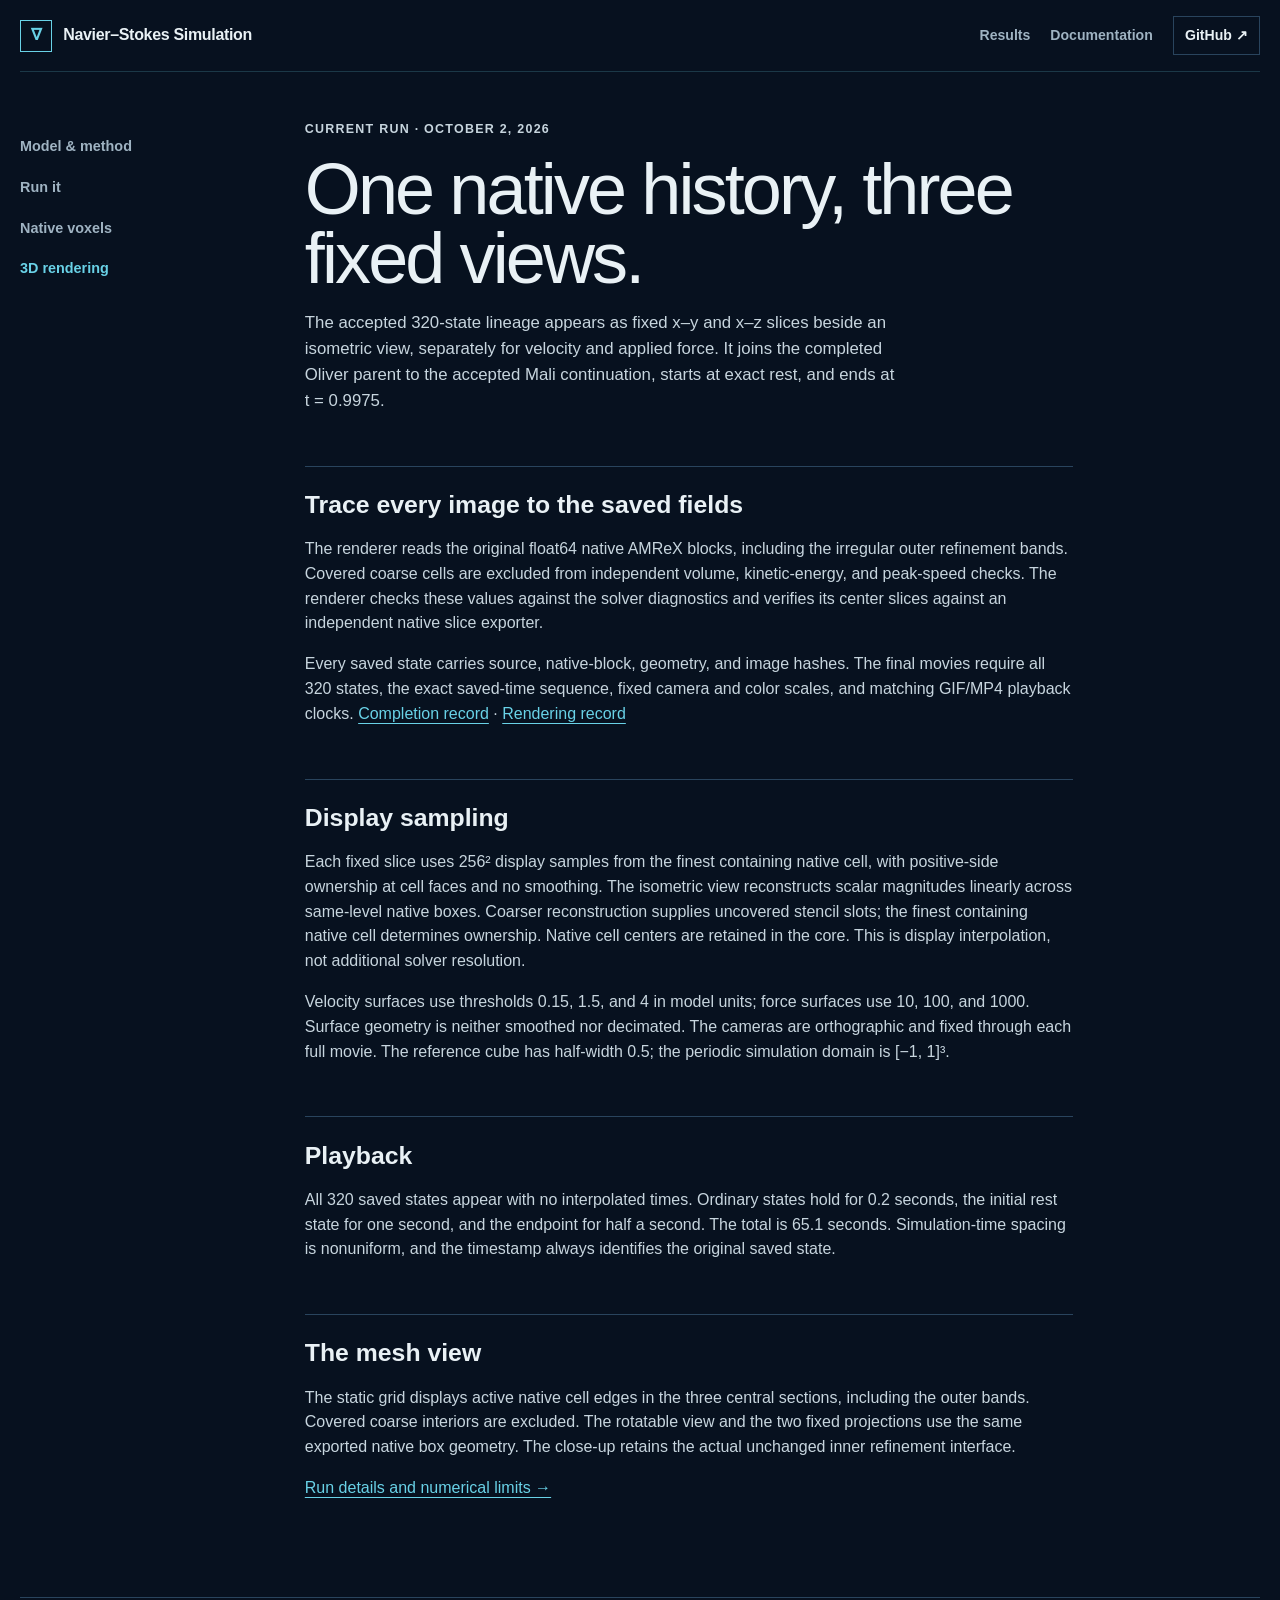
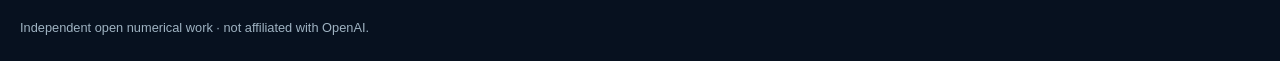
<file: site/rendering-3d.html>
<!doctype html>
<html lang="en">
  <head>
    <meta charset="utf-8" />
    <meta name="viewport" content="width=device-width, initial-scale=1" />
    <meta name="description" content="Complete native-history movies with fixed central slices, isometric magnitude surfaces, and the actual refined mesh." />
    <meta name="theme-color" content="#07111f" />
    <title>3D rendering · Navier–Stokes Simulation</title>
    <link rel="icon" href="favicon.svg" type="image/svg+xml" />
    <link rel="stylesheet" href="styles.css" />
  </head>
  <body>
    <a class="skip-link" href="#content">Skip to content</a>
    <header class="site-header">
      <a class="wordmark" href="index.html"><span class="mark" aria-hidden="true">∇</span><span>Navier–Stokes Simulation</span></a>
      <nav aria-label="Project navigation"><a href="index.html">Results</a><a href="documentation.html" aria-current="page">Documentation</a><a class="nav-cta" href="https://github.com/cmccomb/navier-stokes-singularity-simulation">GitHub ↗</a></nav>
    </header>
    <main class="docs-shell" id="content">
      <nav class="docs-nav" aria-label="Documentation pages"><a href="method.html">Model &amp; method</a><a href="running.html">Run it</a><a href="voxels.html">Native voxels</a><a href="rendering-3d.html" aria-current="page">3D rendering</a></nav>
      <article class="doc-page">
        <p class="eyebrow">Current run · October 2, 2026</p>
        <h1>One native history, three fixed views.</h1>
        <p class="dek">The accepted 320-state lineage appears as fixed x–y and x–z slices beside an isometric view, separately for velocity and applied force. It joins the completed Oliver parent to the accepted Mali continuation, starts at exact rest, and ends at t = 0.9975.</p>
        <h2>Trace every image to the saved fields</h2>
        <p>The renderer reads the original float64 native AMReX blocks, including the irregular outer refinement bands. Covered coarse cells are excluded from independent volume, kinetic-energy, and peak-speed checks. The renderer checks these values against the solver diagnostics and verifies its center slices against an independent native slice exporter.</p>
        <p>Every saved state carries source, native-block, geometry, and image hashes. The final movies require all 320 states, the exact saved-time sequence, fixed camera and color scales, and matching GIF/MP4 playback clocks. <a href="data/best.json">Completion record</a> · <a href="data/three-view.json">Rendering record</a></p>
        <h2>Display sampling</h2>
        <p>Each fixed slice uses 256² display samples from the finest containing native cell, with positive-side ownership at cell faces and no smoothing. The isometric view reconstructs scalar magnitudes linearly across same-level native boxes. Coarser reconstruction supplies uncovered stencil slots; the finest containing native cell determines ownership. Native cell centers are retained in the core. This is display interpolation, not additional solver resolution.</p>
        <p>Velocity surfaces use thresholds 0.15, 1.5, and 4 in model units; force surfaces use 10, 100, and 1000. Surface geometry is neither smoothed nor decimated. The cameras are orthographic and fixed through each full movie. The reference cube has half-width 0.5; the periodic simulation domain is [−1, 1]³.</p>
        <h2>Playback</h2>
        <p>All 320 saved states appear with no interpolated times. Ordinary states hold for 0.2 seconds, the initial rest state for one second, and the endpoint for half a second. The total is 65.1 seconds. Simulation-time spacing is nonuniform, and the timestamp always identifies the original saved state.</p>
        <h2>The mesh view</h2>
        <p>The static grid displays active native cell edges in the three central sections, including the outer bands. Covered coarse interiors are excluded. The rotatable view and the two fixed projections use the same exported native box geometry. The close-up retains the actual unchanged inner refinement interface.</p>
        <p><a href="results.html">Run details and numerical limits →</a></p>
      </article>
    </main>
    <footer><p>Independent open numerical work · not affiliated with OpenAI.</p></footer>
  </body>
</html>
</file>
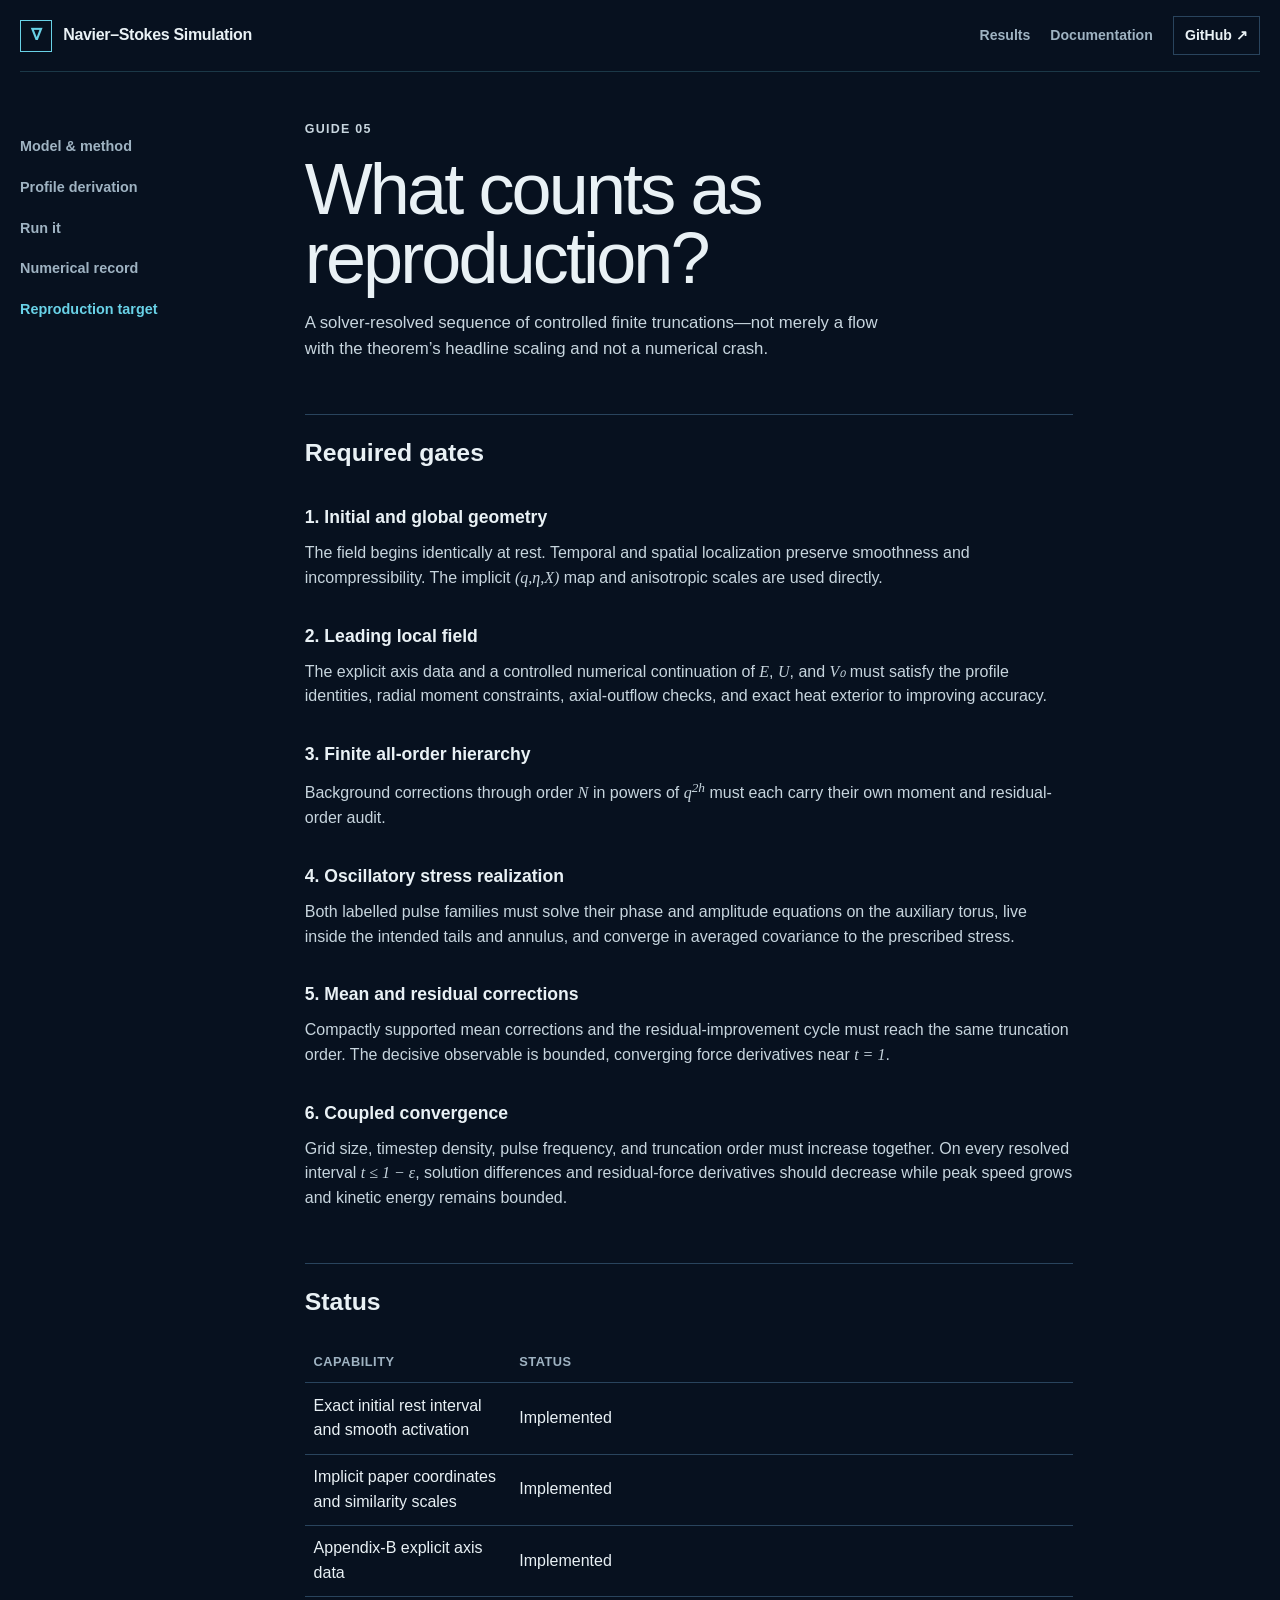
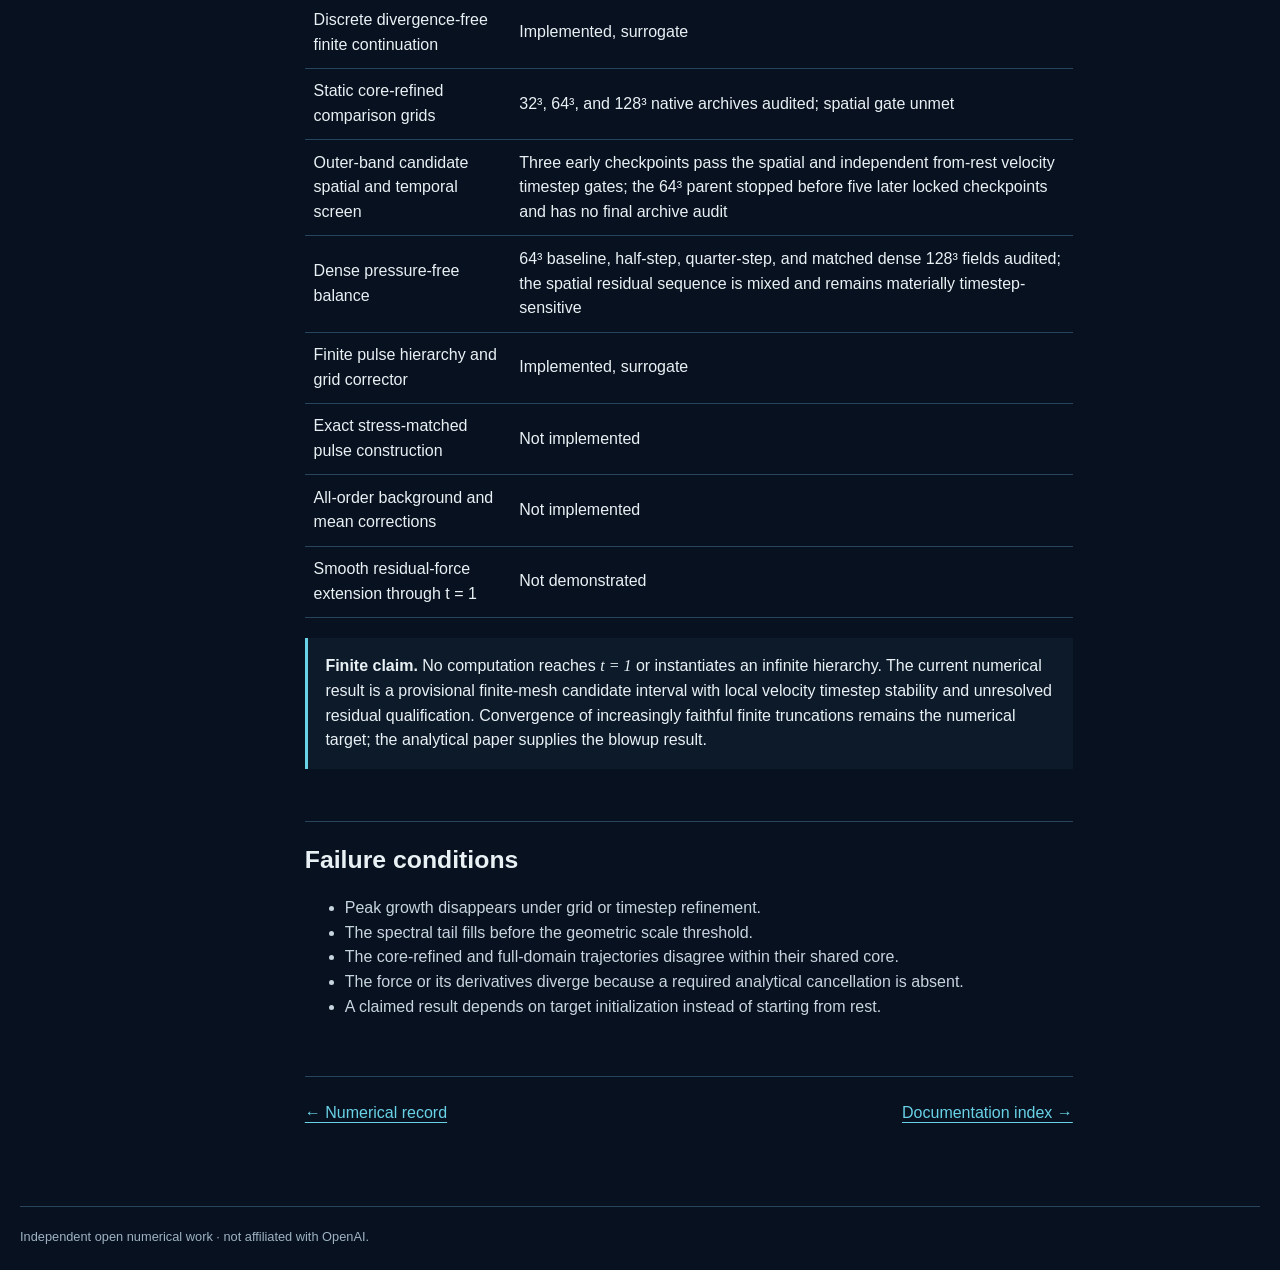
<file: site/reproduction.html>
<!doctype html>
<html lang="en">
  <head>
    <meta charset="utf-8" />
    <meta name="viewport" content="width=device-width, initial-scale=1" />
    <meta name="theme-color" content="#07111f" />
    <title>Reproduction target · Navier–Stokes Singularity Simulation</title>
    <link rel="icon" href="favicon.svg" type="image/svg+xml" />
    <link rel="stylesheet" href="styles.css" />
  </head>
  <body>
    <a class="skip-link" href="#content">Skip to content</a>
    <header class="site-header">
      <a class="wordmark" href="index.html"><span class="mark" aria-hidden="true">∇</span><span>Navier–Stokes Simulation</span></a>
      <nav aria-label="Project navigation"><a href="index.html">Results</a><a href="documentation.html" aria-current="page">Documentation</a><a class="nav-cta" href="https://github.com/cmccomb/navier-stokes-singularity-simulation">GitHub ↗</a></nav>
    </header>
    <main class="docs-shell" id="content">
      <nav class="docs-nav" aria-label="Documentation pages">
        <a href="method.html">Model &amp; method</a>
        <a href="derivation.html">Profile derivation</a>
        <a href="running.html">Run it</a>
        <a href="results.html">Numerical record</a>
        <a href="reproduction.html" aria-current="page">Reproduction target</a>
      </nav>
      <article class="doc-page">
        <p class="eyebrow">Guide 05</p>
        <h1>What counts as reproduction?</h1>
        <p class="dek">A solver-resolved sequence of controlled finite truncations—not merely a flow with the theorem’s headline scaling and not a numerical crash.</p>

        <h2>Required gates</h2>
        <h3>1. Initial and global geometry</h3>
        <p>The field begins identically at rest. Temporal and spatial localization preserve smoothness and incompressibility. The implicit <span class="math">(q,η,X)</span> map and anisotropic scales are used directly.</p>

        <h3>2. Leading local field</h3>
        <p>The explicit axis data and a controlled numerical continuation of <span class="math">E</span>, <span class="math">U</span>, and <span class="math">V₀</span> must satisfy the profile identities, radial moment constraints, axial-outflow checks, and exact heat exterior to improving accuracy.</p>

        <h3>3. Finite all-order hierarchy</h3>
        <p>Background corrections through order <span class="math">N</span> in powers of <span class="math">q<sup>2h</sup></span> must each carry their own moment and residual-order audit.</p>

        <h3>4. Oscillatory stress realization</h3>
        <p>Both labelled pulse families must solve their phase and amplitude equations on the auxiliary torus, live inside the intended tails and annulus, and converge in averaged covariance to the prescribed stress.</p>

        <h3>5. Mean and residual corrections</h3>
        <p>Compactly supported mean corrections and the residual-improvement cycle must reach the same truncation order. The decisive observable is bounded, converging force derivatives near <span class="math">t = 1</span>.</p>

        <h3>6. Coupled convergence</h3>
        <p>Grid size, timestep density, pulse frequency, and truncation order must increase together. On every resolved interval <span class="math">t ≤ 1 − ε</span>, solution differences and residual-force derivatives should decrease while peak speed grows and kinetic energy remains bounded.</p>

        <h2>Status</h2>
        <table>
          <thead><tr><th>Capability</th><th>Status</th></tr></thead>
          <tbody>
            <tr><td>Exact initial rest interval and smooth activation</td><td>Implemented</td></tr>
            <tr><td>Implicit paper coordinates and similarity scales</td><td>Implemented</td></tr>
            <tr><td>Appendix-B explicit axis data</td><td>Implemented</td></tr>
            <tr><td>Discrete divergence-free finite continuation</td><td>Implemented, surrogate</td></tr>
            <tr><td>Static core-refined comparison grids</td><td>32³, 64³, and 128³ native archives audited; spatial gate unmet</td></tr>
            <tr><td>Outer-band candidate spatial and temporal screen</td><td>Three early checkpoints pass the spatial and independent from-rest velocity timestep gates; the 64³ parent stopped before five later locked checkpoints and has no final archive audit</td></tr>
            <tr><td>Dense pressure-free balance</td><td>64³ baseline, half-step, quarter-step, and matched dense 128³ fields audited; the spatial residual sequence is mixed and remains materially timestep-sensitive</td></tr>
            <tr><td>Finite pulse hierarchy and grid corrector</td><td>Implemented, surrogate</td></tr>
            <tr><td>Exact stress-matched pulse construction</td><td>Not implemented</td></tr>
            <tr><td>All-order background and mean corrections</td><td>Not implemented</td></tr>
            <tr><td>Smooth residual-force extension through t = 1</td><td>Not demonstrated</td></tr>
          </tbody>
        </table>

        <div class="callout"><strong>Finite claim.</strong> No computation reaches <span class="math">t = 1</span> or instantiates an infinite hierarchy. The current numerical result is a provisional finite-mesh candidate interval with local velocity timestep stability and unresolved residual qualification. Convergence of increasingly faithful finite truncations remains the numerical target; the analytical paper supplies the blowup result.</div>

        <h2>Failure conditions</h2>
        <ul>
          <li>Peak growth disappears under grid or timestep refinement.</li>
          <li>The spectral tail fills before the geometric scale threshold.</li>
          <li>The core-refined and full-domain trajectories disagree within their shared core.</li>
          <li>The force or its derivatives diverge because a required analytical cancellation is absent.</li>
          <li>A claimed result depends on target initialization instead of starting from rest.</li>
        </ul>

        <nav class="page-links" aria-label="Adjacent documentation"><a href="results.html">← Numerical record</a><a href="documentation.html">Documentation index →</a></nav>
      </article>
    </main>
    <footer><p>Independent open numerical work · not affiliated with OpenAI.</p></footer>
  </body>
</html>
</file>
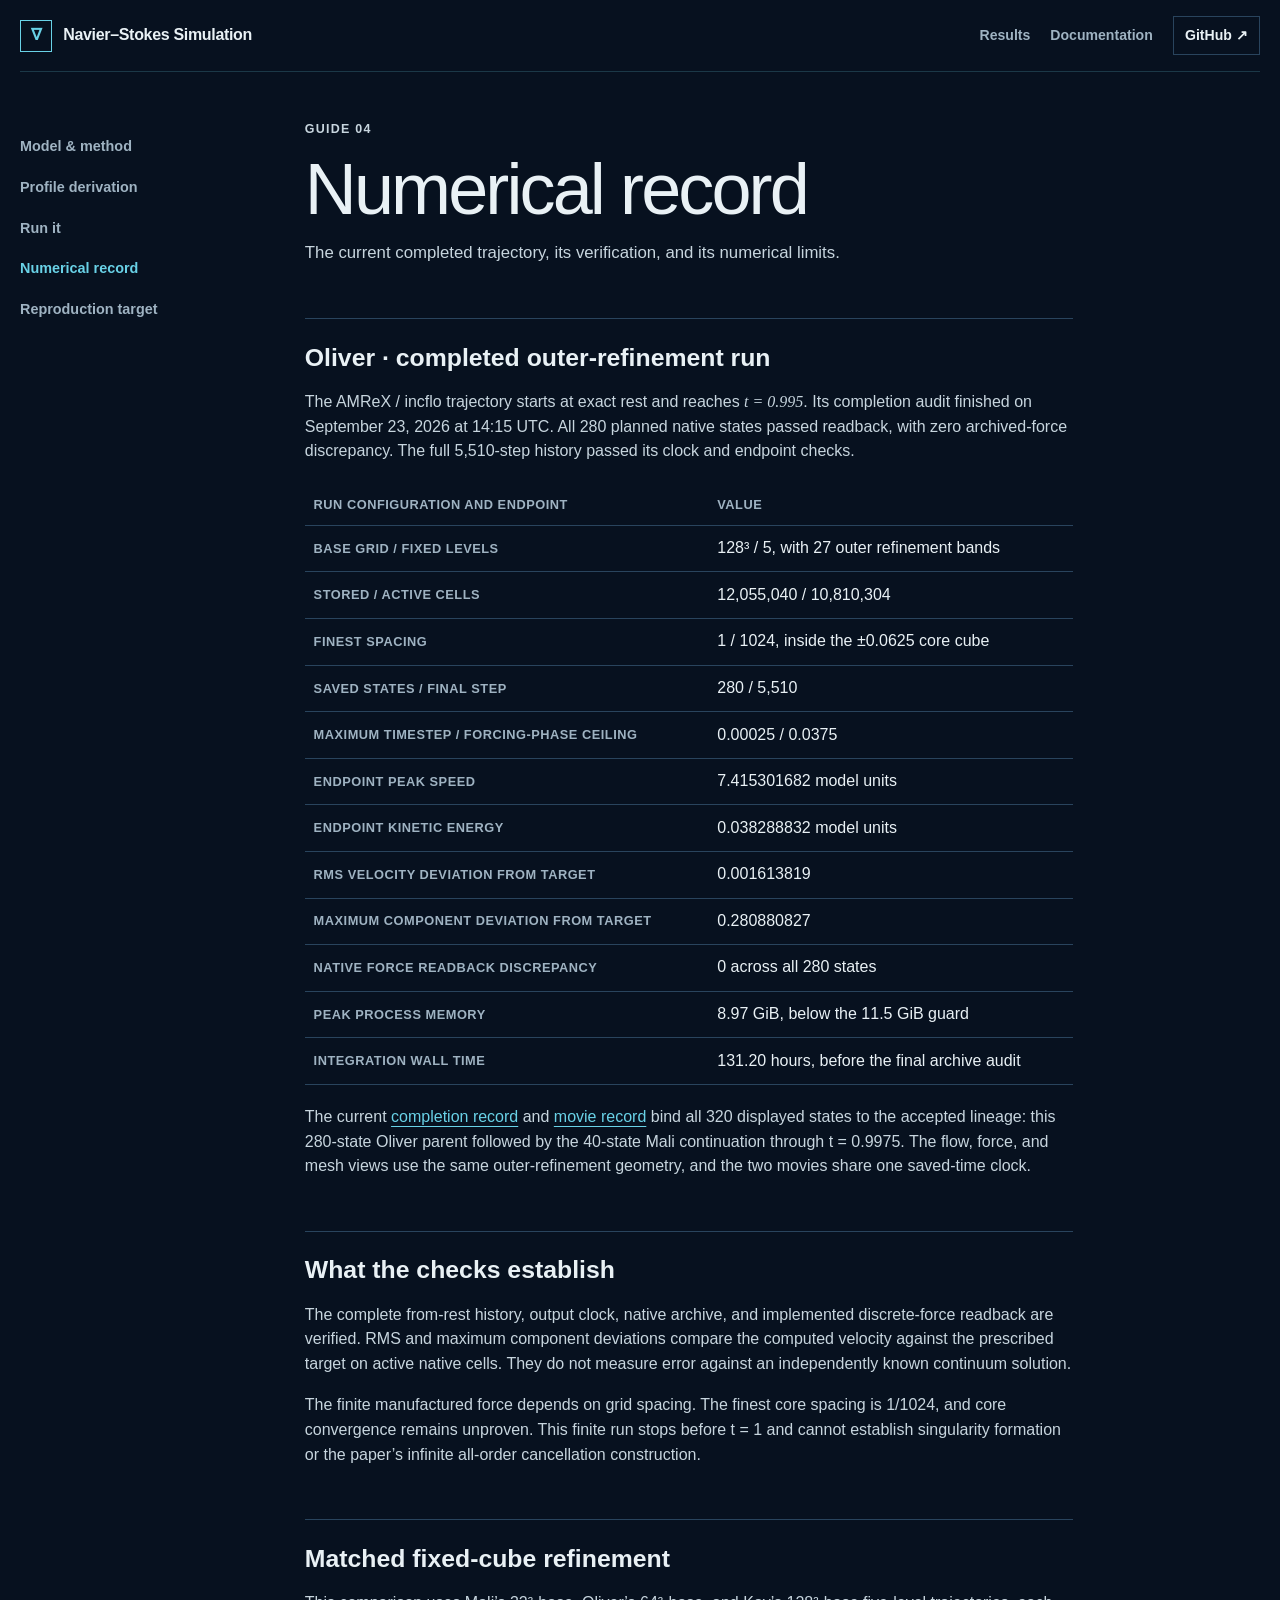
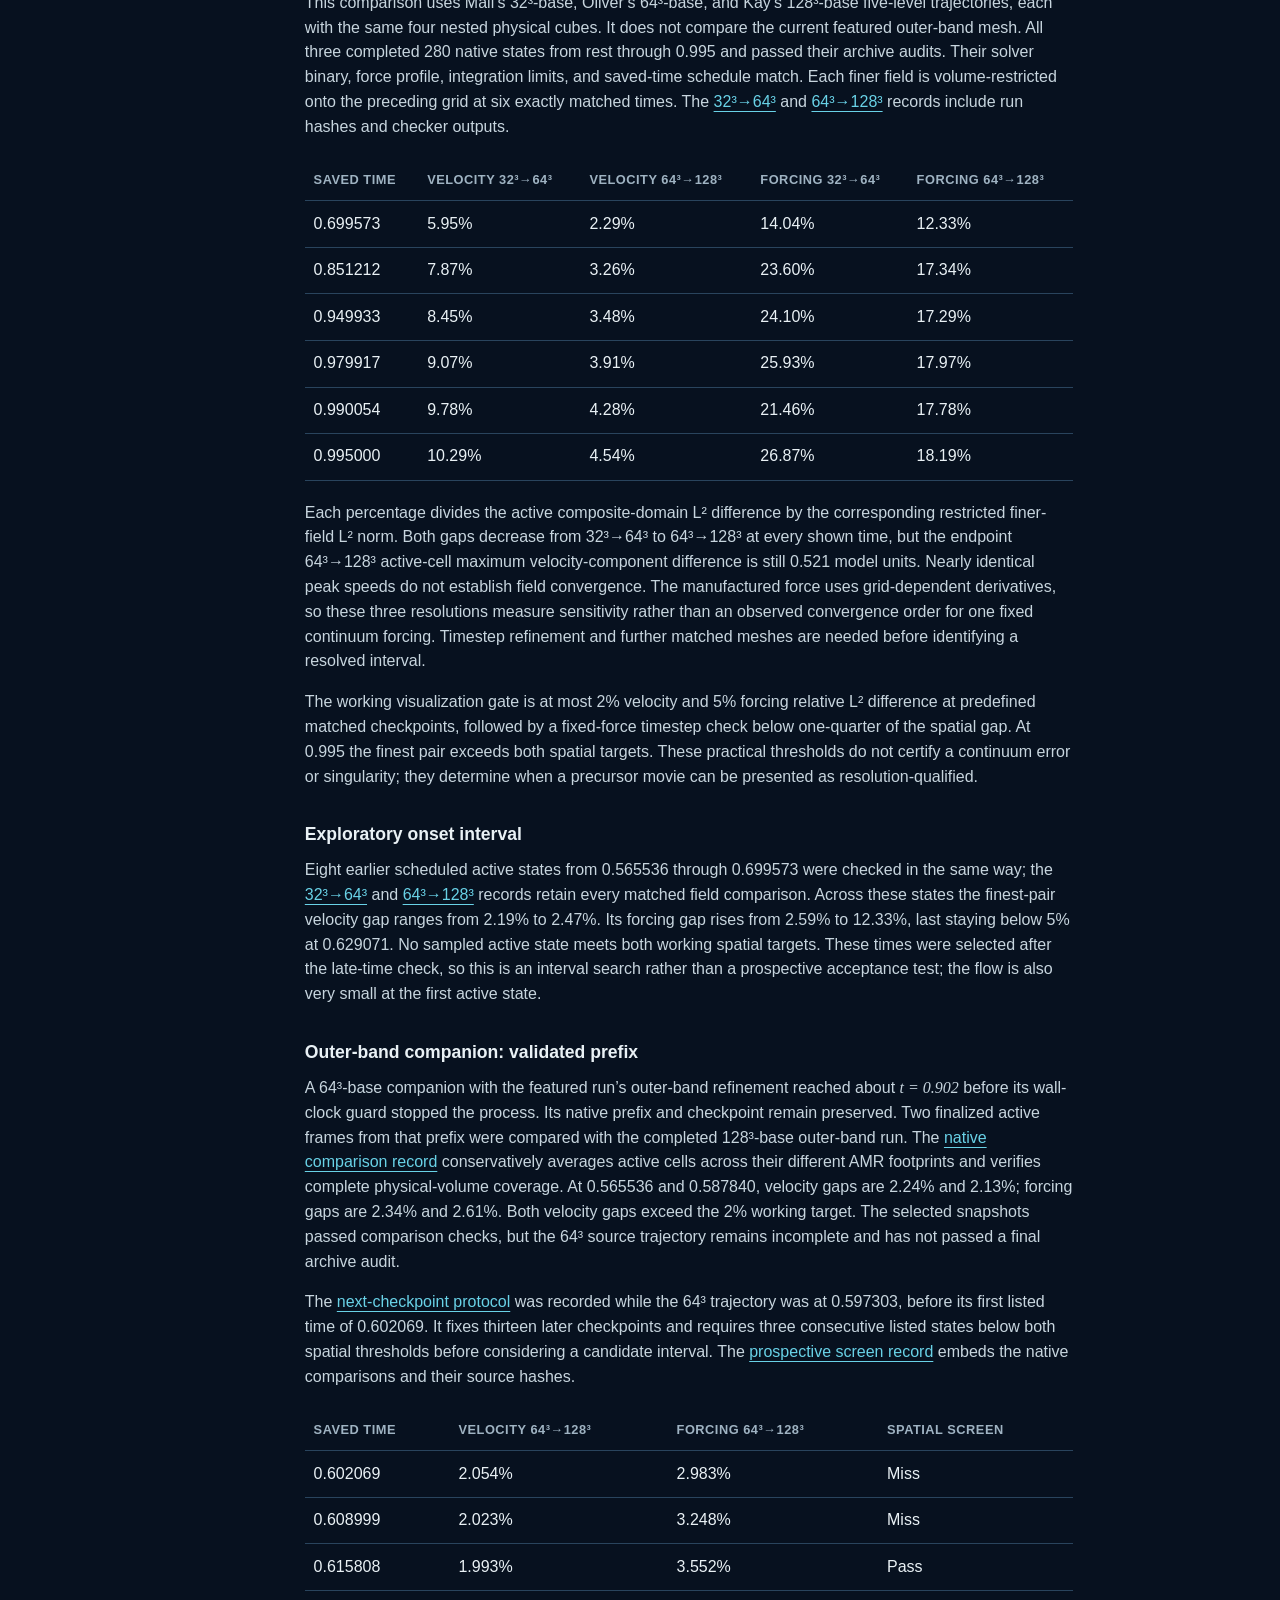
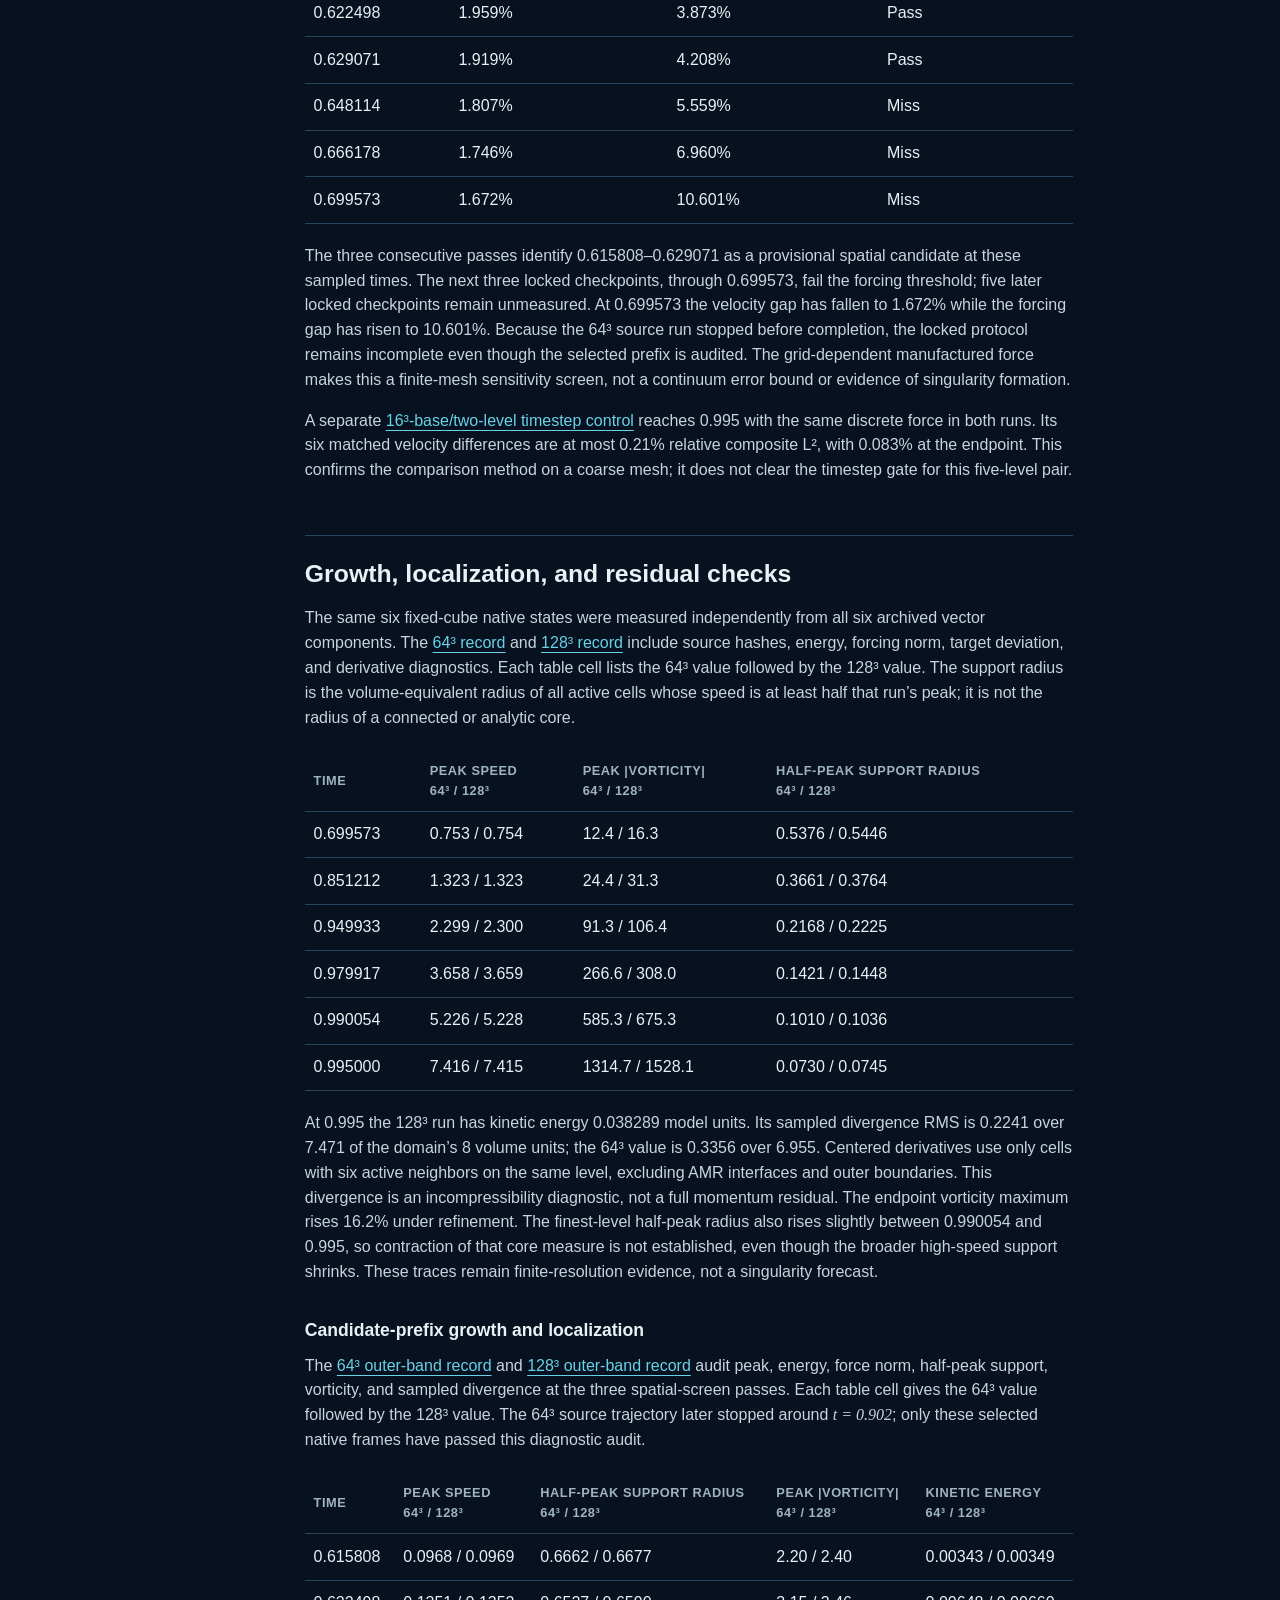
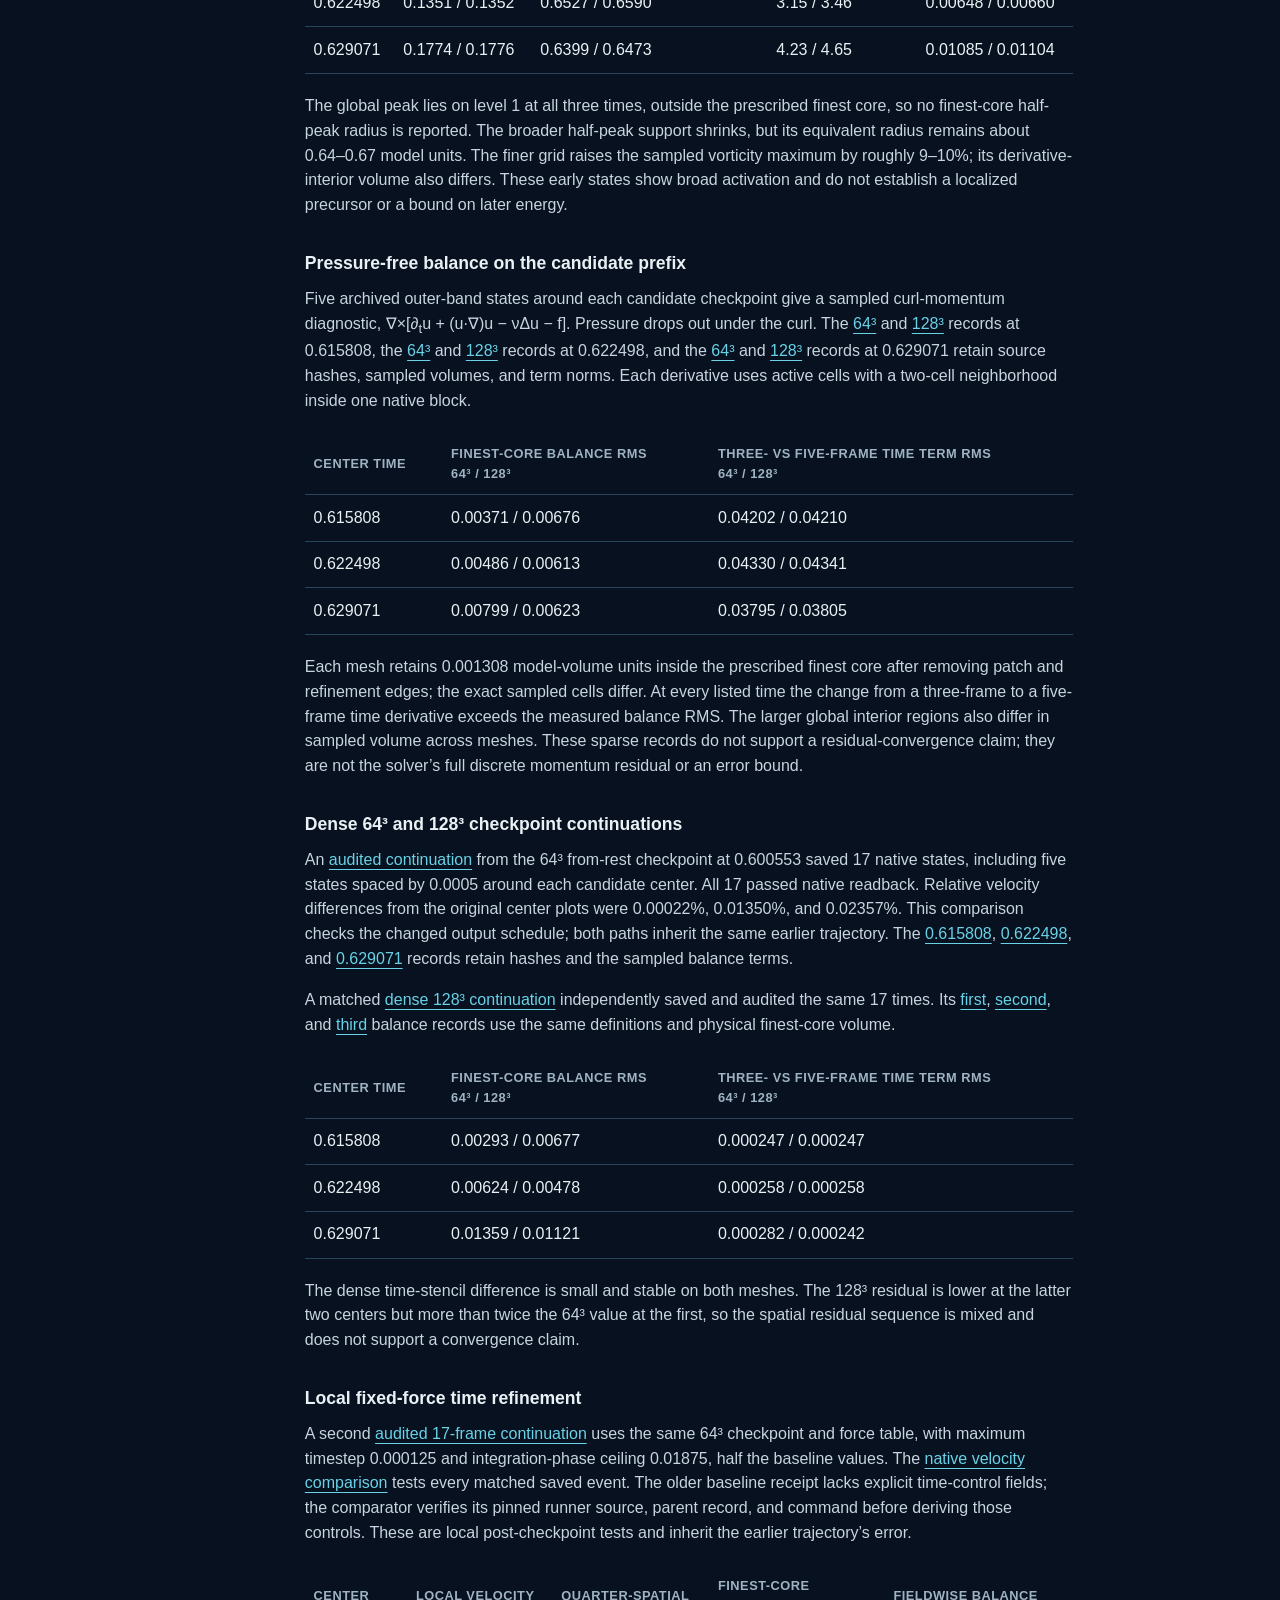
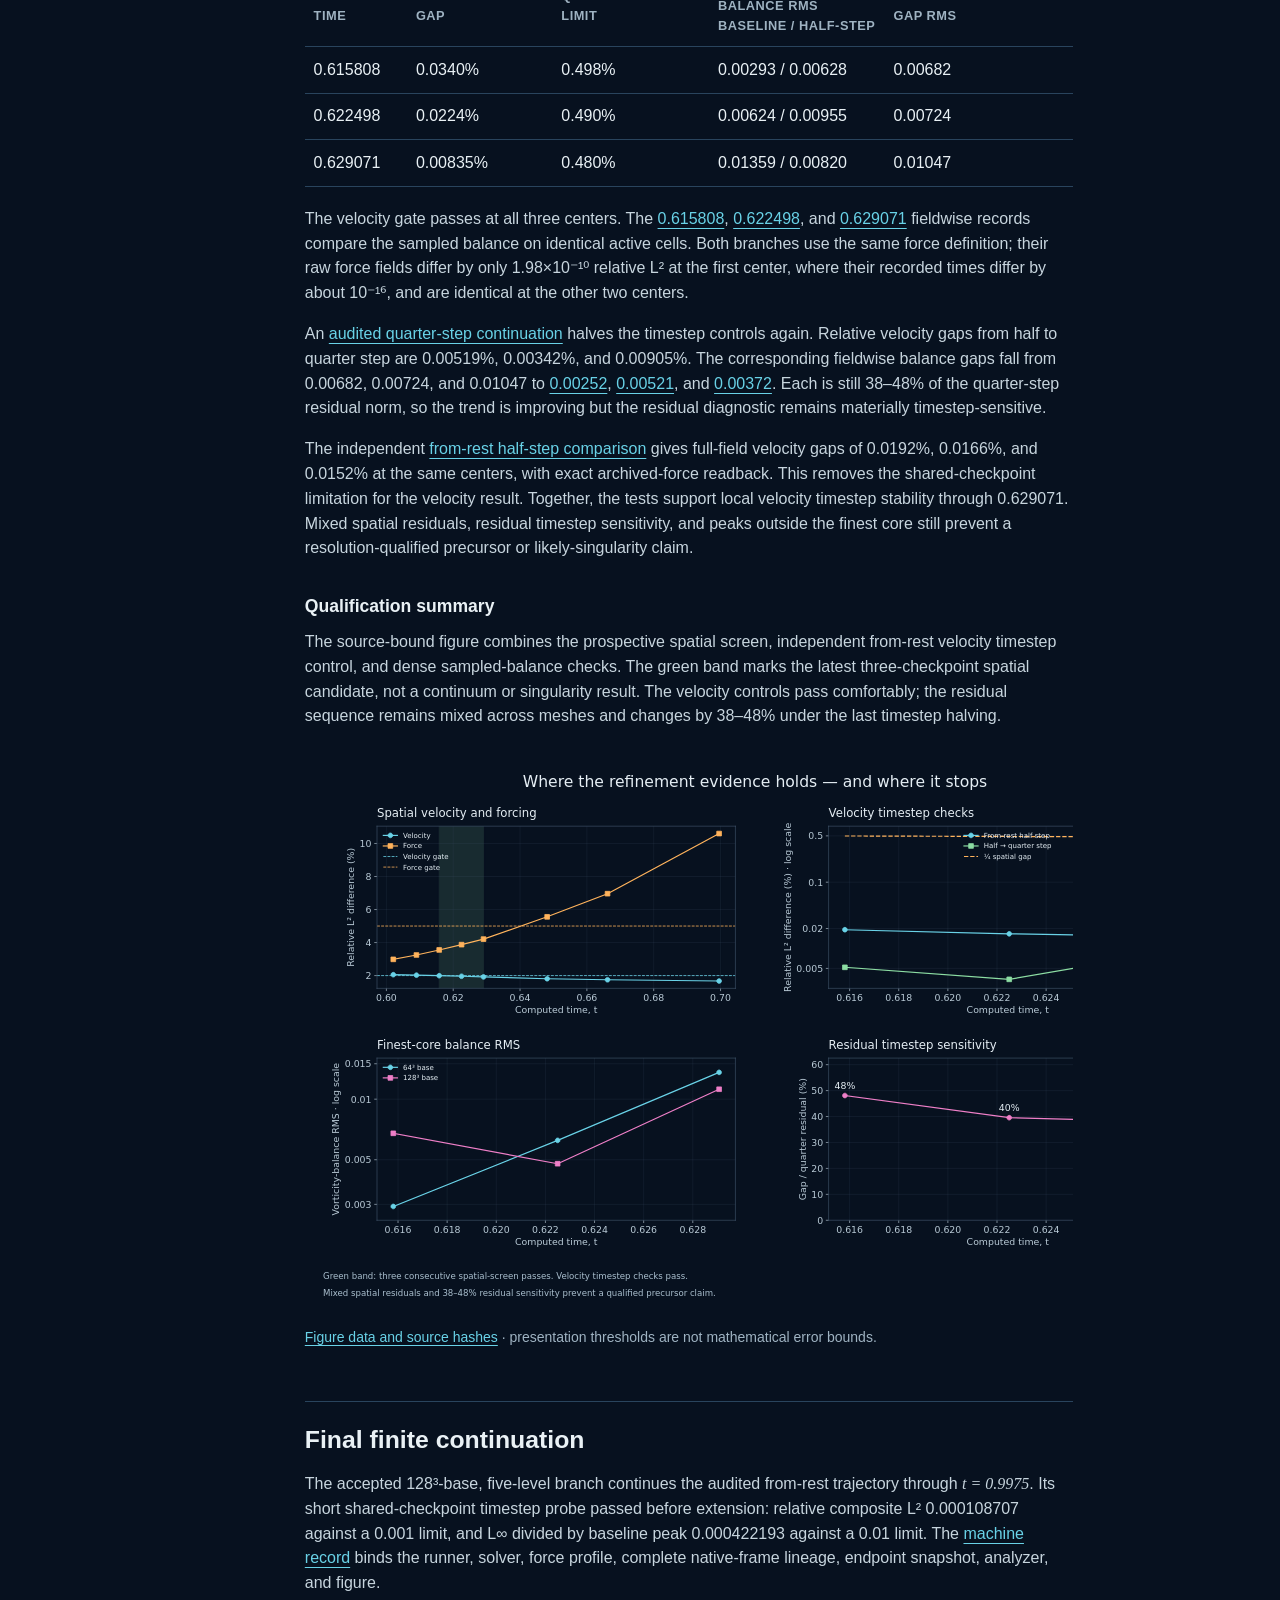
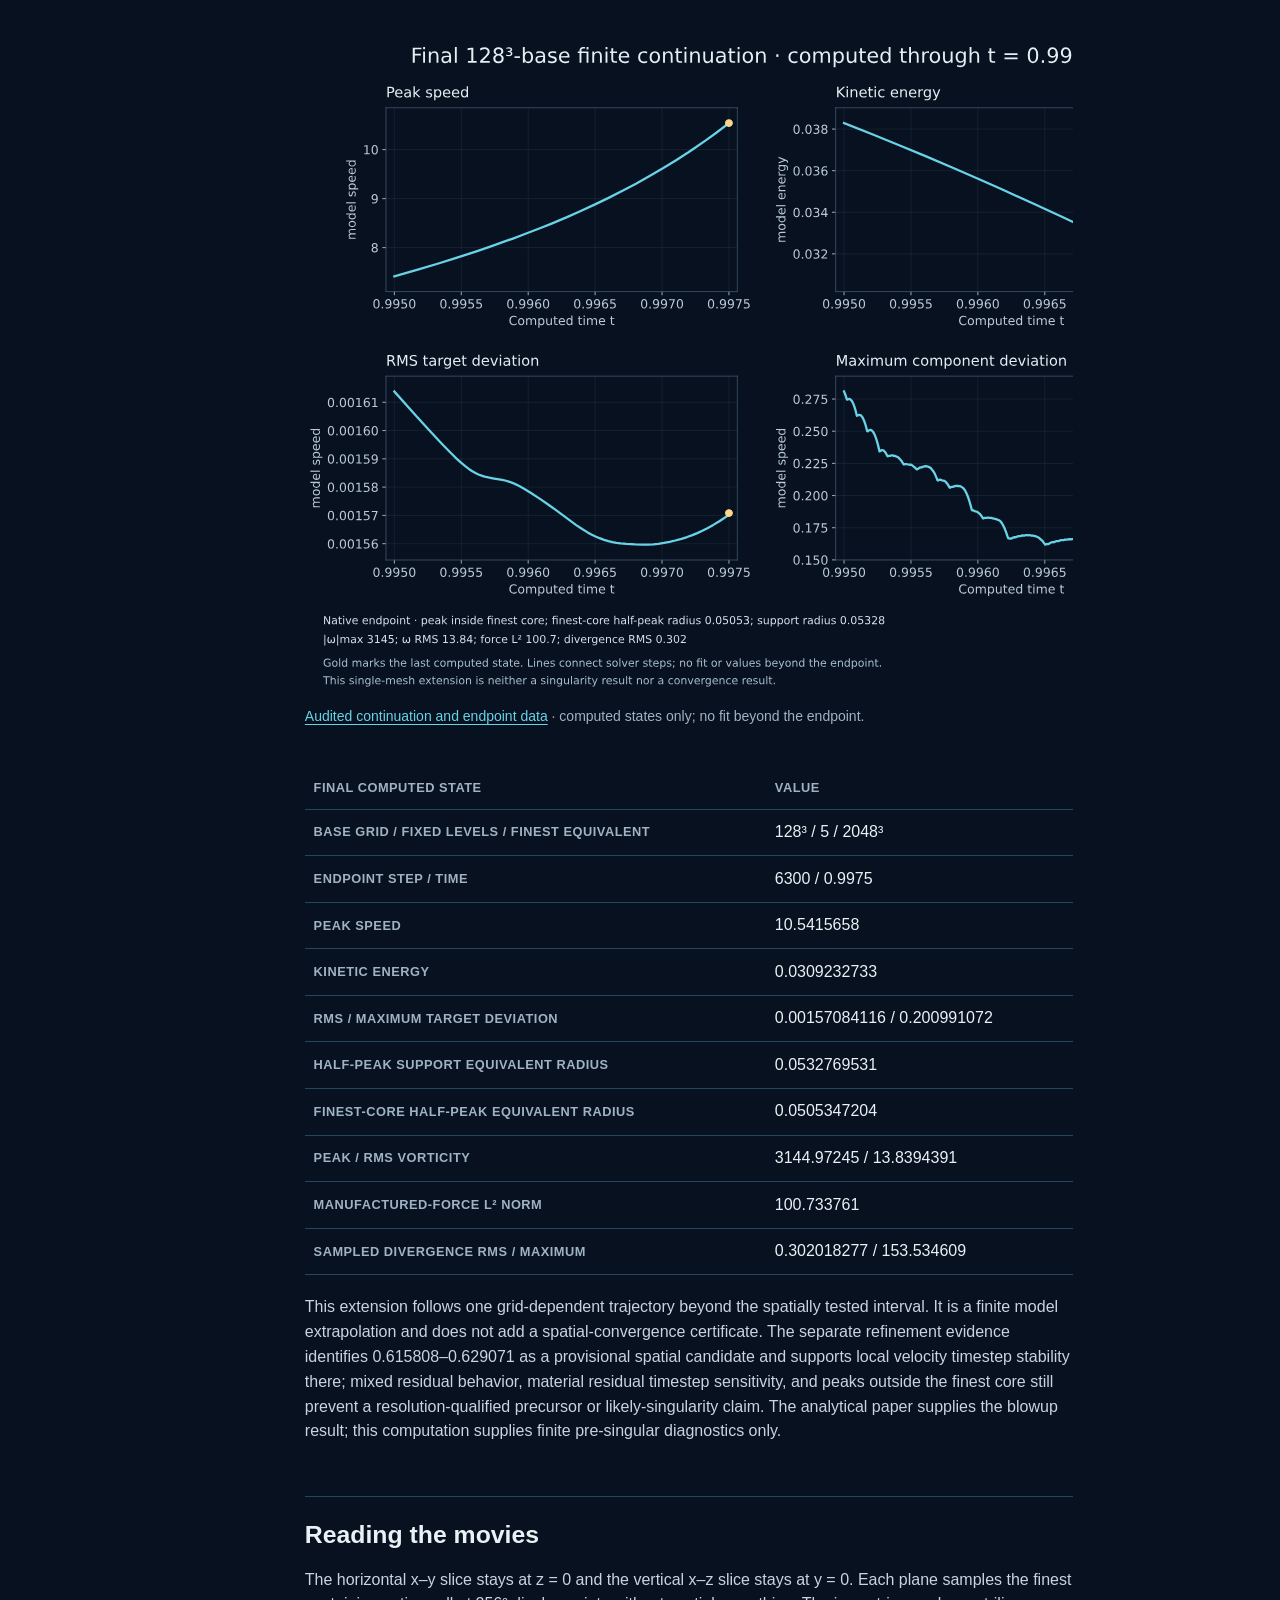
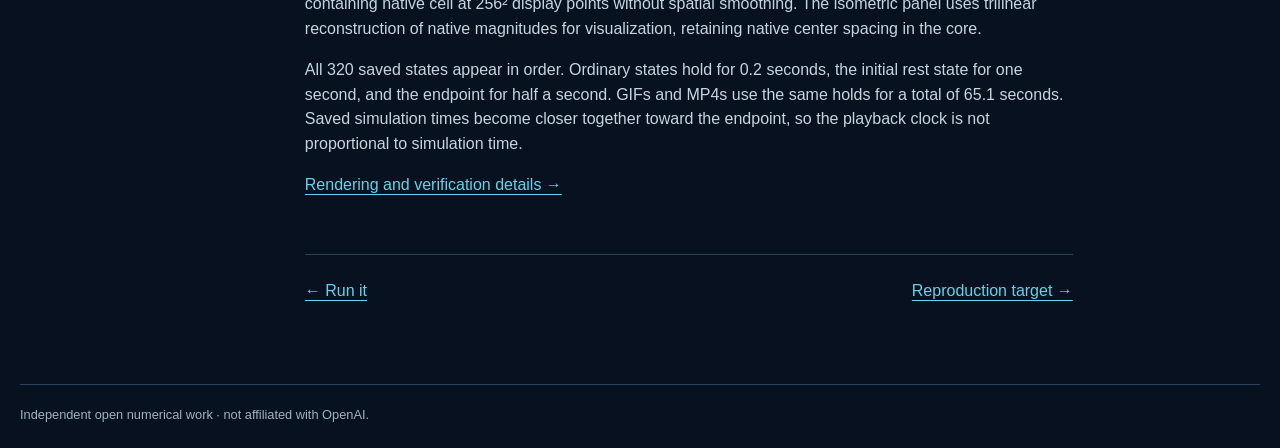
<file: site/results.html>
<!doctype html>
<html lang="en">
  <head>
    <meta charset="utf-8" />
    <meta name="viewport" content="width=device-width, initial-scale=1" />
    <meta name="theme-color" content="#07111f" />
    <title>Numerical record · Navier–Stokes Singularity Simulation</title>
    <link rel="icon" href="favicon.svg" type="image/svg+xml" />
    <link rel="stylesheet" href="styles.css" />
  </head>
  <body>
    <a class="skip-link" href="#content">Skip to content</a>
    <header class="site-header">
      <a class="wordmark" href="index.html"><span class="mark" aria-hidden="true">∇</span><span>Navier–Stokes Simulation</span></a>
      <nav aria-label="Project navigation"><a href="index.html">Results</a><a href="documentation.html" aria-current="page">Documentation</a><a class="nav-cta" href="https://github.com/cmccomb/navier-stokes-singularity-simulation">GitHub ↗</a></nav>
    </header>
    <main class="docs-shell" id="content">
      <nav class="docs-nav" aria-label="Documentation pages">
        <a href="method.html">Model &amp; method</a>
        <a href="derivation.html">Profile derivation</a>
        <a href="running.html">Run it</a>
        <a href="results.html" aria-current="page">Numerical record</a>
        <a href="reproduction.html">Reproduction target</a>
      </nav>
      <article class="doc-page">
        <p class="eyebrow">Guide 04</p>
        <h1>Numerical record</h1>
        <p class="dek">The current completed trajectory, its verification, and its numerical limits.</p>

        <h2 id="outer-complete">Oliver · completed outer-refinement run</h2>
        <p>The AMReX / incflo trajectory starts at exact rest and reaches <span class="math">t = 0.995</span>. Its completion audit finished on September 23, 2026 at 14:15 UTC. All 280 planned native states passed readback, with zero archived-force discrepancy. The full 5,510-step history passed its clock and endpoint checks.</p>
        <table>
          <thead><tr><th scope="col">Run configuration and endpoint</th><th scope="col">Value</th></tr></thead>
          <tbody>
            <tr><th scope="row">Base grid / fixed levels</th><td>128³ / 5, with 27 outer refinement bands</td></tr>
            <tr><th scope="row">Stored / active cells</th><td>12,055,040 / 10,810,304</td></tr>
            <tr><th scope="row">Finest spacing</th><td>1 / 1024, inside the ±0.0625 core cube</td></tr>
            <tr><th scope="row">Saved states / final step</th><td>280 / 5,510</td></tr>
            <tr><th scope="row">Maximum timestep / forcing-phase ceiling</th><td>0.00025 / 0.0375</td></tr>
            <tr><th scope="row">Endpoint peak speed</th><td>7.415301682 model units</td></tr>
            <tr><th scope="row">Endpoint kinetic energy</th><td>0.038288832 model units</td></tr>
            <tr><th scope="row">RMS velocity deviation from target</th><td>0.001613819</td></tr>
            <tr><th scope="row">Maximum component deviation from target</th><td>0.280880827</td></tr>
            <tr><th scope="row">Native force readback discrepancy</th><td>0 across all 280 states</td></tr>
            <tr><th scope="row">Peak process memory</th><td>8.97 GiB, below the 11.5 GiB guard</td></tr>
            <tr><th scope="row">Integration wall time</th><td>131.20 hours, before the final archive audit</td></tr>
          </tbody>
        </table>
        <p>The current <a href="data/best.json">completion record</a> and <a href="data/three-view.json">movie record</a> bind all 320 displayed states to the accepted lineage: this 280-state Oliver parent followed by the 40-state Mali continuation through t = 0.9975. The flow, force, and mesh views use the same outer-refinement geometry, and the two movies share one saved-time clock.</p>
        <h2>What the checks establish</h2>
        <p>The complete from-rest history, output clock, native archive, and implemented discrete-force readback are verified. RMS and maximum component deviations compare the computed velocity against the prescribed target on active native cells. They do not measure error against an independently known continuum solution.</p>
        <p>The finite manufactured force depends on grid spacing. The finest core spacing is 1/1024, and core convergence remains unproven. This finite run stops before t = 1 and cannot establish singularity formation or the paper’s infinite all-order cancellation construction.</p>

        <h2 id="paired-refinement">Matched fixed-cube refinement</h2>
        <p>This comparison uses Mali’s 32³-base, Oliver’s 64³-base, and Kay’s 128³-base five-level trajectories, each with the same four nested physical cubes. It does not compare the current featured outer-band mesh. All three completed 280 native states from rest through 0.995 and passed their archive audits. Their solver binary, force profile, integration limits, and saved-time schedule match. Each finer field is volume-restricted onto the preceding grid at six exactly matched times. The <a href="data/three-grid-n32-n64-20260927.json">32³→64³</a> and <a href="data/paired-refinement-20260927.json">64³→128³</a> records include run hashes and checker outputs.</p>
        <table>
          <thead><tr><th scope="col">Saved time</th><th scope="col">Velocity 32³→64³</th><th scope="col">Velocity 64³→128³</th><th scope="col">Forcing 32³→64³</th><th scope="col">Forcing 64³→128³</th></tr></thead>
          <tbody>
            <tr><td>0.699573</td><td>5.95%</td><td>2.29%</td><td>14.04%</td><td>12.33%</td></tr>
            <tr><td>0.851212</td><td>7.87%</td><td>3.26%</td><td>23.60%</td><td>17.34%</td></tr>
            <tr><td>0.949933</td><td>8.45%</td><td>3.48%</td><td>24.10%</td><td>17.29%</td></tr>
            <tr><td>0.979917</td><td>9.07%</td><td>3.91%</td><td>25.93%</td><td>17.97%</td></tr>
            <tr><td>0.990054</td><td>9.78%</td><td>4.28%</td><td>21.46%</td><td>17.78%</td></tr>
            <tr><td>0.995000</td><td>10.29%</td><td>4.54%</td><td>26.87%</td><td>18.19%</td></tr>
          </tbody>
        </table>
        <p>Each percentage divides the active composite-domain L² difference by the corresponding restricted finer-field L² norm. Both gaps decrease from 32³→64³ to 64³→128³ at every shown time, but the endpoint 64³→128³ active-cell maximum velocity-component difference is still 0.521 model units. Nearly identical peak speeds do not establish field convergence. The manufactured force uses grid-dependent derivatives, so these three resolutions measure sensitivity rather than an observed convergence order for one fixed continuum forcing. Timestep refinement and further matched meshes are needed before identifying a resolved interval.</p>
        <p>The working visualization gate is at most 2% velocity and 5% forcing relative L² difference at predefined matched checkpoints, followed by a fixed-force timestep check below one-quarter of the spatial gap. At 0.995 the finest pair exceeds both spatial targets. These practical thresholds do not certify a continuum error or singularity; they determine when a precursor movie can be presented as resolution-qualified.</p>
        <h3>Exploratory onset interval</h3>
        <p>Eight earlier scheduled active states from 0.565536 through 0.699573 were checked in the same way; the <a href="data/onset-n32-n64-20260927.json">32³→64³</a> and <a href="data/onset-n64-n128-20260927.json">64³→128³</a> records retain every matched field comparison. Across these states the finest-pair velocity gap ranges from 2.19% to 2.47%. Its forcing gap rises from 2.59% to 12.33%, last staying below 5% at 0.629071. No sampled active state meets both working spatial targets. These times were selected after the late-time check, so this is an interval search rather than a prospective acceptance test; the flow is also very small at the first active state.</p>
        <h3>Outer-band companion: validated prefix</h3>
        <p>A 64³-base companion with the featured run’s outer-band refinement reached about <span class="math">t = 0.902</span> before its wall-clock guard stopped the process. Its native prefix and checkpoint remain preserved. Two finalized active frames from that prefix were compared with the completed 128³-base outer-band run. The <a href="data/outer-band-prefix-20260927.json">native comparison record</a> conservatively averages active cells across their different AMR footprints and verifies complete physical-volume coverage. At 0.565536 and 0.587840, velocity gaps are 2.24% and 2.13%; forcing gaps are 2.34% and 2.61%. Both velocity gaps exceed the 2% working target. The selected snapshots passed comparison checks, but the 64³ source trajectory remains incomplete and has not passed a final archive audit.</p>
        <p>The <a href="data/outer-band-protocol-20260927.json">next-checkpoint protocol</a> was recorded while the 64³ trajectory was at 0.597303, before its first listed time of 0.602069. It fixes thirteen later checkpoints and requires three consecutive listed states below both spatial thresholds before considering a candidate interval. The <a href="data/outer-band-prospective-prefix-20260927.json">prospective screen record</a> embeds the native comparisons and their source hashes.</p>
        <table>
          <thead><tr><th scope="col">Saved time</th><th scope="col">Velocity 64³→128³</th><th scope="col">Forcing 64³→128³</th><th scope="col">Spatial screen</th></tr></thead>
          <tbody>
            <tr><td>0.602069</td><td>2.054%</td><td>2.983%</td><td>Miss</td></tr>
            <tr><td>0.608999</td><td>2.023%</td><td>3.248%</td><td>Miss</td></tr>
            <tr><td>0.615808</td><td>1.993%</td><td>3.552%</td><td>Pass</td></tr>
            <tr><td>0.622498</td><td>1.959%</td><td>3.873%</td><td>Pass</td></tr>
            <tr><td>0.629071</td><td>1.919%</td><td>4.208%</td><td>Pass</td></tr>
            <tr><td>0.648114</td><td>1.807%</td><td>5.559%</td><td>Miss</td></tr>
            <tr><td>0.666178</td><td>1.746%</td><td>6.960%</td><td>Miss</td></tr>
            <tr><td>0.699573</td><td>1.672%</td><td>10.601%</td><td>Miss</td></tr>
          </tbody>
        </table>
        <p>The three consecutive passes identify 0.615808–0.629071 as a provisional spatial candidate at these sampled times. The next three locked checkpoints, through 0.699573, fail the forcing threshold; five later locked checkpoints remain unmeasured. At 0.699573 the velocity gap has fallen to 1.672% while the forcing gap has risen to 10.601%. Because the 64³ source run stopped before completion, the locked protocol remains incomplete even though the selected prefix is audited. The grid-dependent manufactured force makes this a finite-mesh sensitivity screen, not a continuum error bound or evidence of singularity formation.</p>
        <p>A separate <a href="data/temporal-fixed-force-late-control.json">16³-base/two-level timestep control</a> reaches 0.995 with the same discrete force in both runs. Its six matched velocity differences are at most 0.21% relative composite L², with 0.083% at the endpoint. This confirms the comparison method on a coarse mesh; it does not clear the timestep gate for this five-level pair.</p>

        <h2 id="precursor-diagnostics">Growth, localization, and residual checks</h2>
        <p>The same six fixed-cube native states were measured independently from all six archived vector components. The <a href="data/precursor-n64-fixed.json">64³ record</a> and <a href="data/precursor-n128-fixed.json">128³ record</a> include source hashes, energy, forcing norm, target deviation, and derivative diagnostics. Each table cell lists the 64³ value followed by the 128³ value. The support radius is the volume-equivalent radius of all active cells whose speed is at least half that run’s peak; it is not the radius of a connected or analytic core.</p>
        <table>
          <thead><tr><th scope="col">Time</th><th scope="col">Peak speed<br>64³ / 128³</th><th scope="col">Peak |vorticity|<br>64³ / 128³</th><th scope="col">Half-peak support radius<br>64³ / 128³</th></tr></thead>
          <tbody>
            <tr><td>0.699573</td><td>0.753 / 0.754</td><td>12.4 / 16.3</td><td>0.5376 / 0.5446</td></tr>
            <tr><td>0.851212</td><td>1.323 / 1.323</td><td>24.4 / 31.3</td><td>0.3661 / 0.3764</td></tr>
            <tr><td>0.949933</td><td>2.299 / 2.300</td><td>91.3 / 106.4</td><td>0.2168 / 0.2225</td></tr>
            <tr><td>0.979917</td><td>3.658 / 3.659</td><td>266.6 / 308.0</td><td>0.1421 / 0.1448</td></tr>
            <tr><td>0.990054</td><td>5.226 / 5.228</td><td>585.3 / 675.3</td><td>0.1010 / 0.1036</td></tr>
            <tr><td>0.995000</td><td>7.416 / 7.415</td><td>1314.7 / 1528.1</td><td>0.0730 / 0.0745</td></tr>
          </tbody>
        </table>
        <p>At 0.995 the 128³ run has kinetic energy 0.038289 model units. Its sampled divergence RMS is 0.2241 over 7.471 of the domain’s 8 volume units; the 64³ value is 0.3356 over 6.955. Centered derivatives use only cells with six active neighbors on the same level, excluding AMR interfaces and outer boundaries. This divergence is an incompressibility diagnostic, not a full momentum residual. The endpoint vorticity maximum rises 16.2% under refinement. The finest-level half-peak radius also rises slightly between 0.990054 and 0.995, so contraction of that core measure is not established, even though the broader high-speed support shrinks. These traces remain finite-resolution evidence, not a singularity forecast.</p>
        <h3>Candidate-prefix growth and localization</h3>
        <p>The <a href="data/outer-precursor-n64-candidate.json">64³ outer-band record</a> and <a href="data/outer-precursor-n128-candidate.json">128³ outer-band record</a> audit peak, energy, force norm, half-peak support, vorticity, and sampled divergence at the three spatial-screen passes. Each table cell gives the 64³ value followed by the 128³ value. The 64³ source trajectory later stopped around <span class="math">t = 0.902</span>; only these selected native frames have passed this diagnostic audit.</p>
        <table>
          <thead><tr><th scope="col">Time</th><th scope="col">Peak speed<br>64³ / 128³</th><th scope="col">Half-peak support radius<br>64³ / 128³</th><th scope="col">Peak |vorticity|<br>64³ / 128³</th><th scope="col">Kinetic energy<br>64³ / 128³</th></tr></thead>
          <tbody>
            <tr><td>0.615808</td><td>0.0968 / 0.0969</td><td>0.6662 / 0.6677</td><td>2.20 / 2.40</td><td>0.00343 / 0.00349</td></tr>
            <tr><td>0.622498</td><td>0.1351 / 0.1352</td><td>0.6527 / 0.6590</td><td>3.15 / 3.46</td><td>0.00648 / 0.00660</td></tr>
            <tr><td>0.629071</td><td>0.1774 / 0.1776</td><td>0.6399 / 0.6473</td><td>4.23 / 4.65</td><td>0.01085 / 0.01104</td></tr>
          </tbody>
        </table>
        <p>The global peak lies on level 1 at all three times, outside the prescribed finest core, so no finest-core half-peak radius is reported. The broader half-peak support shrinks, but its equivalent radius remains about 0.64–0.67 model units. The finer grid raises the sampled vorticity maximum by roughly 9–10%; its derivative-interior volume also differs. These early states show broad activation and do not establish a localized precursor or a bound on later energy.</p>
        <h3>Pressure-free balance on the candidate prefix</h3>
        <p>Five archived outer-band states around each candidate checkpoint give a sampled curl-momentum diagnostic, ∇×[∂<sub>t</sub>u + (u·∇)u − νΔu − f]. Pressure drops out under the curl. The <a href="data/vorticity-balance-outer-n64-t06158.json">64³</a> and <a href="data/vorticity-balance-outer-n128-t06158.json">128³</a> records at 0.615808, the <a href="data/vorticity-balance-outer-n64-t06225.json">64³</a> and <a href="data/vorticity-balance-outer-n128-t06225.json">128³</a> records at 0.622498, and the <a href="data/vorticity-balance-outer-n64-t06291.json">64³</a> and <a href="data/vorticity-balance-outer-n128-t06291.json">128³</a> records at 0.629071 retain source hashes, sampled volumes, and term norms. Each derivative uses active cells with a two-cell neighborhood inside one native block.</p>
        <table>
          <thead><tr><th scope="col">Center time</th><th scope="col">Finest-core balance RMS<br>64³ / 128³</th><th scope="col">Three- vs five-frame time term RMS<br>64³ / 128³</th></tr></thead>
          <tbody>
            <tr><td>0.615808</td><td>0.00371 / 0.00676</td><td>0.04202 / 0.04210</td></tr>
            <tr><td>0.622498</td><td>0.00486 / 0.00613</td><td>0.04330 / 0.04341</td></tr>
            <tr><td>0.629071</td><td>0.00799 / 0.00623</td><td>0.03795 / 0.03805</td></tr>
          </tbody>
        </table>
        <p>Each mesh retains 0.001308 model-volume units inside the prescribed finest core after removing patch and refinement edges; the exact sampled cells differ. At every listed time the change from a three-frame to a five-frame time derivative exceeds the measured balance RMS. The larger global interior regions also differ in sampled volume across meshes. These sparse records do not support a residual-convergence claim; they are not the solver’s full discrete momentum residual or an error bound.</p>
        <h3>Dense 64³ and 128³ checkpoint continuations</h3>
        <p>An <a href="data/outer-dense-n64-probe.json">audited continuation</a> from the 64³ from-rest checkpoint at 0.600553 saved 17 native states, including five states spaced by 0.0005 around each candidate center. All 17 passed native readback. Relative velocity differences from the original center plots were 0.00022%, 0.01350%, and 0.02357%. This comparison checks the changed output schedule; both paths inherit the same earlier trajectory. The <a href="data/vorticity-balance-dense-outer-n64-t06158.json">0.615808</a>, <a href="data/vorticity-balance-dense-outer-n64-t06225.json">0.622498</a>, and <a href="data/vorticity-balance-dense-outer-n64-t06291.json">0.629071</a> records retain hashes and the sampled balance terms.</p>
        <p>A matched <a href="data/outer-dense-n128-probe.json">dense 128³ continuation</a> independently saved and audited the same 17 times. Its <a href="data/vorticity-balance-dense-outer-n128-t06158.json">first</a>, <a href="data/vorticity-balance-dense-outer-n128-t06225.json">second</a>, and <a href="data/vorticity-balance-dense-outer-n128-t06291.json">third</a> balance records use the same definitions and physical finest-core volume.</p>
        <table>
          <thead><tr><th scope="col">Center time</th><th scope="col">Finest-core balance RMS<br>64³ / 128³</th><th scope="col">Three- vs five-frame time term RMS<br>64³ / 128³</th></tr></thead>
          <tbody>
            <tr><td>0.615808</td><td>0.00293 / 0.00677</td><td>0.000247 / 0.000247</td></tr>
            <tr><td>0.622498</td><td>0.00624 / 0.00478</td><td>0.000258 / 0.000258</td></tr>
            <tr><td>0.629071</td><td>0.01359 / 0.01121</td><td>0.000282 / 0.000242</td></tr>
          </tbody>
        </table>
        <p>The dense time-stencil difference is small and stable on both meshes. The 128³ residual is lower at the latter two centers but more than twice the 64³ value at the first, so the spatial residual sequence is mixed and does not support a convergence claim.</p>
        <h3>Local fixed-force time refinement</h3>
        <p>A second <a href="data/outer-dense-n64-half-probe.json">audited 17-frame continuation</a> uses the same 64³ checkpoint and force table, with maximum timestep 0.000125 and integration-phase ceiling 0.01875, half the baseline values. The <a href="data/outer-dense-n64-local-time.json">native velocity comparison</a> tests every matched saved event. The older baseline receipt lacks explicit time-control fields; the comparator verifies its pinned runner source, parent record, and command before deriving those controls. These are local post-checkpoint tests and inherit the earlier trajectory’s error.</p>
        <table>
          <thead><tr><th scope="col">Center time</th><th scope="col">Local velocity gap</th><th scope="col">Quarter-spatial limit</th><th scope="col">Finest-core balance RMS<br>baseline / half-step</th><th scope="col">Fieldwise balance gap RMS</th></tr></thead>
          <tbody>
            <tr><td>0.615808</td><td>0.0340%</td><td>0.498%</td><td>0.00293 / 0.00628</td><td>0.00682</td></tr>
            <tr><td>0.622498</td><td>0.0224%</td><td>0.490%</td><td>0.00624 / 0.00955</td><td>0.00724</td></tr>
            <tr><td>0.629071</td><td>0.00835%</td><td>0.480%</td><td>0.01359 / 0.00820</td><td>0.01047</td></tr>
          </tbody>
        </table>
        <p>The velocity gate passes at all three centers. The <a href="data/vorticity-balance-dense-time-gap-outer-n64-t06158.json">0.615808</a>, <a href="data/vorticity-balance-dense-time-gap-outer-n64-t06225.json">0.622498</a>, and <a href="data/vorticity-balance-dense-time-gap-outer-n64-t06291.json">0.629071</a> fieldwise records compare the sampled balance on identical active cells. Both branches use the same force definition; their raw force fields differ by only 1.98×10⁻¹⁰ relative L² at the first center, where their recorded times differ by about 10⁻¹⁶, and are identical at the other two centers.</p>
        <p>An <a href="data/outer-dense-n64-quarter-probe.json">audited quarter-step continuation</a> halves the timestep controls again. Relative velocity gaps from half to quarter step are 0.00519%, 0.00342%, and 0.00905%. The corresponding fieldwise balance gaps fall from 0.00682, 0.00724, and 0.01047 to <a href="data/vorticity-balance-dense-quarter-gap-outer-n64-t06158.json">0.00252</a>, <a href="data/vorticity-balance-dense-quarter-gap-outer-n64-t06225.json">0.00521</a>, and <a href="data/vorticity-balance-dense-quarter-gap-outer-n64-t06291.json">0.00372</a>. Each is still 38–48% of the quarter-step residual norm, so the trend is improving but the residual diagnostic remains materially timestep-sensitive.</p>
        <p>The independent <a href="data/outer-from-rest-n64-temporal.json">from-rest half-step comparison</a> gives full-field velocity gaps of 0.0192%, 0.0166%, and 0.0152% at the same centers, with exact archived-force readback. This removes the shared-checkpoint limitation for the velocity result. Together, the tests support local velocity timestep stability through 0.629071. Mixed spatial residuals, residual timestep sensitivity, and peaks outside the finest core still prevent a resolution-qualified precursor or likely-singularity claim.</p>
        <h3>Qualification summary</h3>
        <p>The source-bound figure combines the prospective spatial screen, independent from-rest velocity timestep control, and dense sampled-balance checks. The green band marks the latest three-checkpoint spatial candidate, not a continuum or singularity result. The velocity controls pass comfortably; the residual sequence remains mixed across meshes and changes by 38–48% under the last timestep halving.</p>
        <figure class="evidence-figure">
          <div class="plot-viewport" tabindex="0" role="region" aria-label="Refinement evidence figure; scroll horizontally on narrow screens"><img src="media/refinement-summary.svg" width="1152" height="720" loading="lazy" alt="Four panels showing the 64 to 128 base spatial velocity and forcing screen, velocity timestep checks, finest-core sampled balance RMS, and residual timestep sensitivity. The spatial screen passes from 0.615808 through 0.629071, while residual evidence remains mixed and timestep-sensitive." /></div>
          <p class="plot-scroll-hint">Scroll sideways to inspect all four refinement panels.</p>
          <figcaption><a href="data/refinement-summary-figure.json">Figure data and source hashes</a> · presentation thresholds are not mathematical error bounds.</figcaption>
        </figure>
        <!-- FINAL_CONTINUATION:BEGIN -->
        <h2 id="final-continuation">Final finite continuation</h2>
        <p>The accepted 128³-base, five-level branch continues the audited from-rest trajectory through <span class="math">t = 0.9975</span>. Its short shared-checkpoint timestep probe passed before extension: relative composite L² 0.000108707 against a 0.001 limit, and L∞ divided by baseline peak 0.000422193 against a 0.01 limit. The <a href="data/final-continuation.json">machine record</a> binds the runner, solver, force profile, complete native-frame lineage, endpoint snapshot, analyzer, and figure.</p>
        <figure class="evidence-figure">
          <div class="plot-viewport" tabindex="0" role="region" aria-label="Final finite continuation figure; scroll horizontally on narrow screens"><img src="media/final-continuation.svg" width="1152" height="864" loading="lazy" alt="Four computed diagnostic histories through t = 0.9975, followed by a native endpoint summary for core location, support radius, vorticity, force, and divergence. No values are fitted beyond the endpoint." /></div>
          <p class="plot-scroll-hint">Scroll sideways to inspect all four continuation panels.</p>
          <figcaption><a href="data/final-continuation.json">Audited continuation and endpoint data</a> · computed states only; no fit beyond the endpoint.</figcaption>
        </figure>
        <table>
          <thead><tr><th scope="col">Final computed state</th><th scope="col">Value</th></tr></thead>
          <tbody>
            <tr><th scope="row">Base grid / fixed levels / finest equivalent</th><td>128³ / 5 / 2048³</td></tr>
            <tr><th scope="row">Endpoint step / time</th><td>6300 / 0.9975</td></tr>
            <tr><th scope="row">Peak speed</th><td>10.5415658</td></tr>
            <tr><th scope="row">Kinetic energy</th><td>0.0309232733</td></tr>
            <tr><th scope="row">RMS / maximum target deviation</th><td>0.00157084116 / 0.200991072</td></tr>
            <tr><th scope="row">Half-peak support equivalent radius</th><td>0.0532769531</td></tr>
            <tr><th scope="row">Finest-core half-peak equivalent radius</th><td>0.0505347204</td></tr>
            <tr><th scope="row">Peak / RMS vorticity</th><td>3144.97245 / 13.8394391</td></tr>
            <tr><th scope="row">Manufactured-force L² norm</th><td>100.733761</td></tr>
            <tr><th scope="row">Sampled divergence RMS / maximum</th><td>0.302018277 / 153.534609</td></tr>
          </tbody>
        </table>
        <p>This extension follows one grid-dependent trajectory beyond the spatially tested interval. It is a finite model extrapolation and does not add a spatial-convergence certificate. The separate refinement evidence identifies 0.615808–0.629071 as a provisional spatial candidate and supports local velocity timestep stability there; mixed residual behavior, material residual timestep sensitivity, and peaks outside the finest core still prevent a resolution-qualified precursor or likely-singularity claim. The analytical paper supplies the blowup result; this computation supplies finite pre-singular diagnostics only.</p>
        <!-- FINAL_CONTINUATION:END -->
        <h2>Reading the movies</h2>
        <p>The horizontal x–y slice stays at z = 0 and the vertical x–z slice stays at y = 0. Each plane samples the finest containing native cell at 256² display points without spatial smoothing. The isometric panel uses trilinear reconstruction of native magnitudes for visualization, retaining native center spacing in the core.</p>
        <p>All 320 saved states appear in order. Ordinary states hold for 0.2 seconds, the initial rest state for one second, and the endpoint for half a second. GIFs and MP4s use the same holds for a total of 65.1 seconds. Saved simulation times become closer together toward the endpoint, so the playback clock is not proportional to simulation time.</p>
        <p><a href="rendering-3d.html">Rendering and verification details →</a></p>

        <nav class="page-links" aria-label="Adjacent documentation"><a href="running.html">← Run it</a><a href="reproduction.html">Reproduction target →</a></nav>
      </article>
    </main>
    <footer><p>Independent open numerical work · not affiliated with OpenAI.</p></footer>
  </body>
</html>
</file>
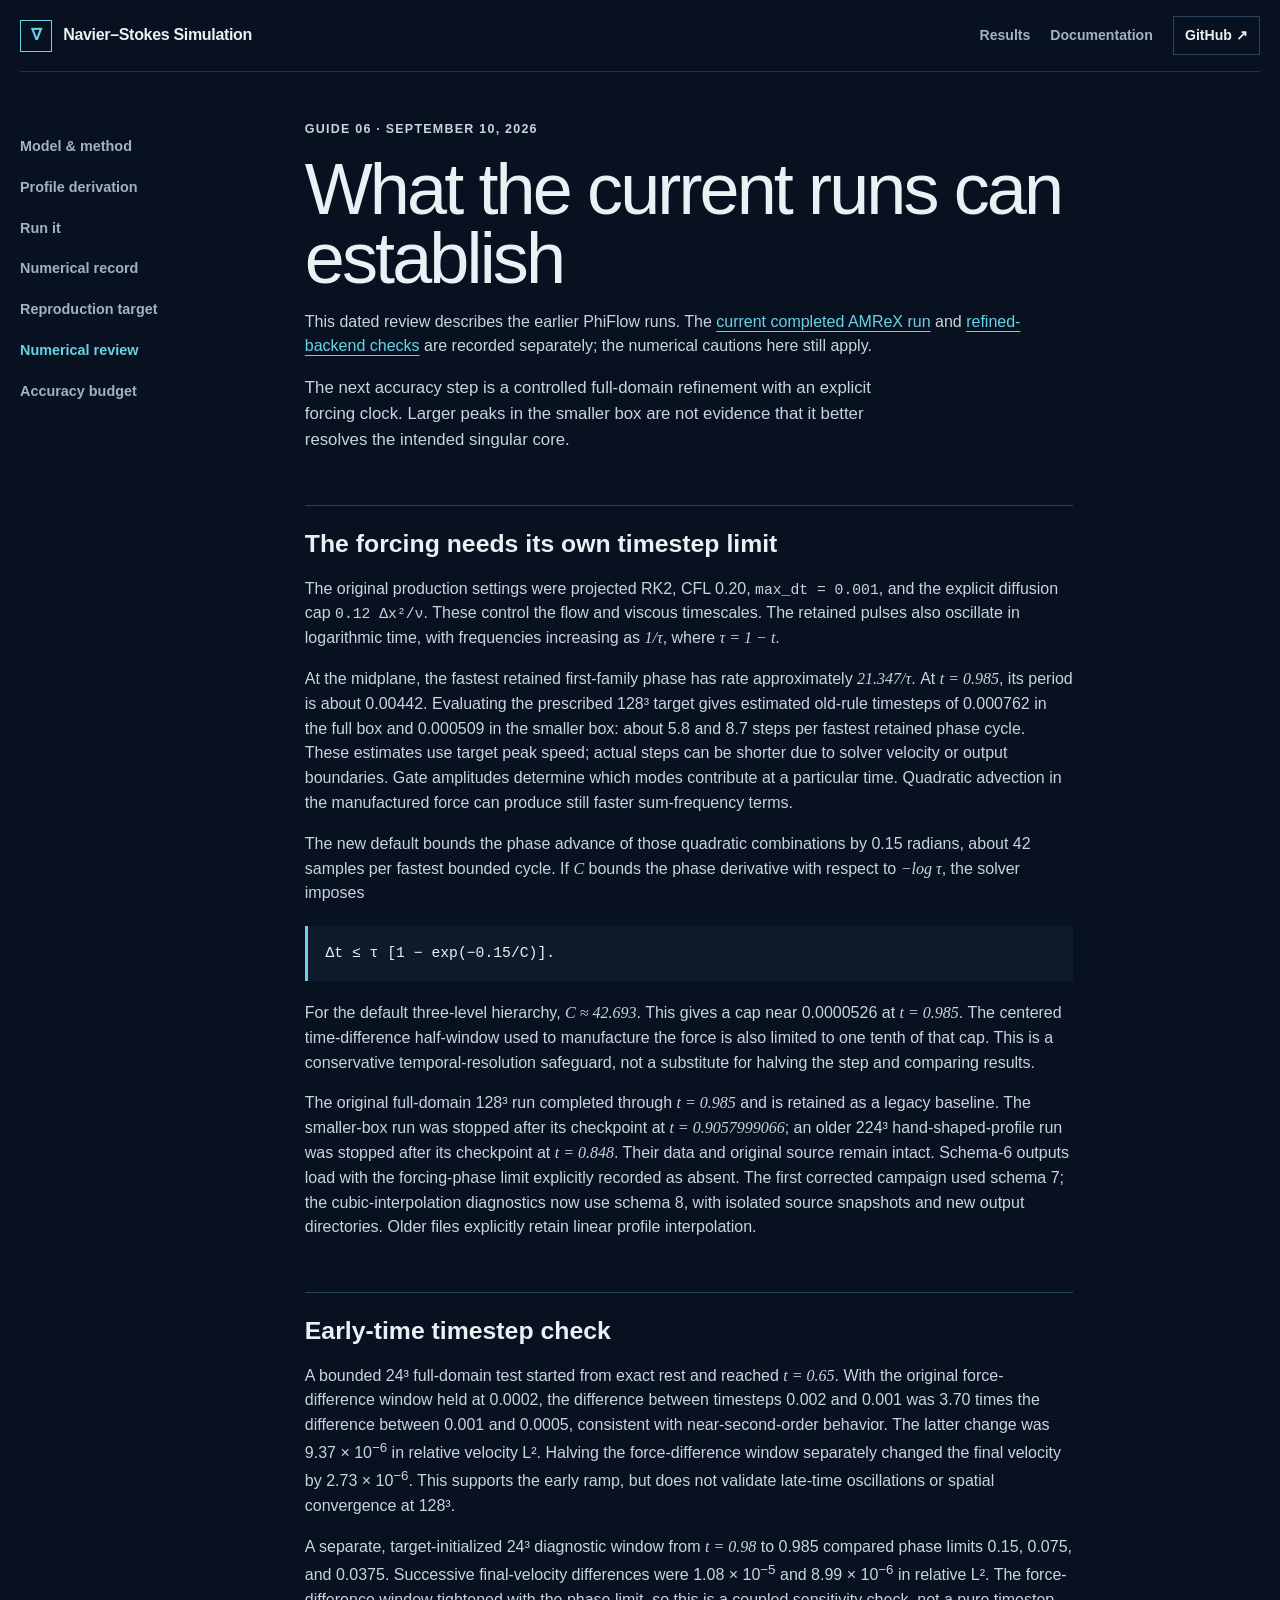
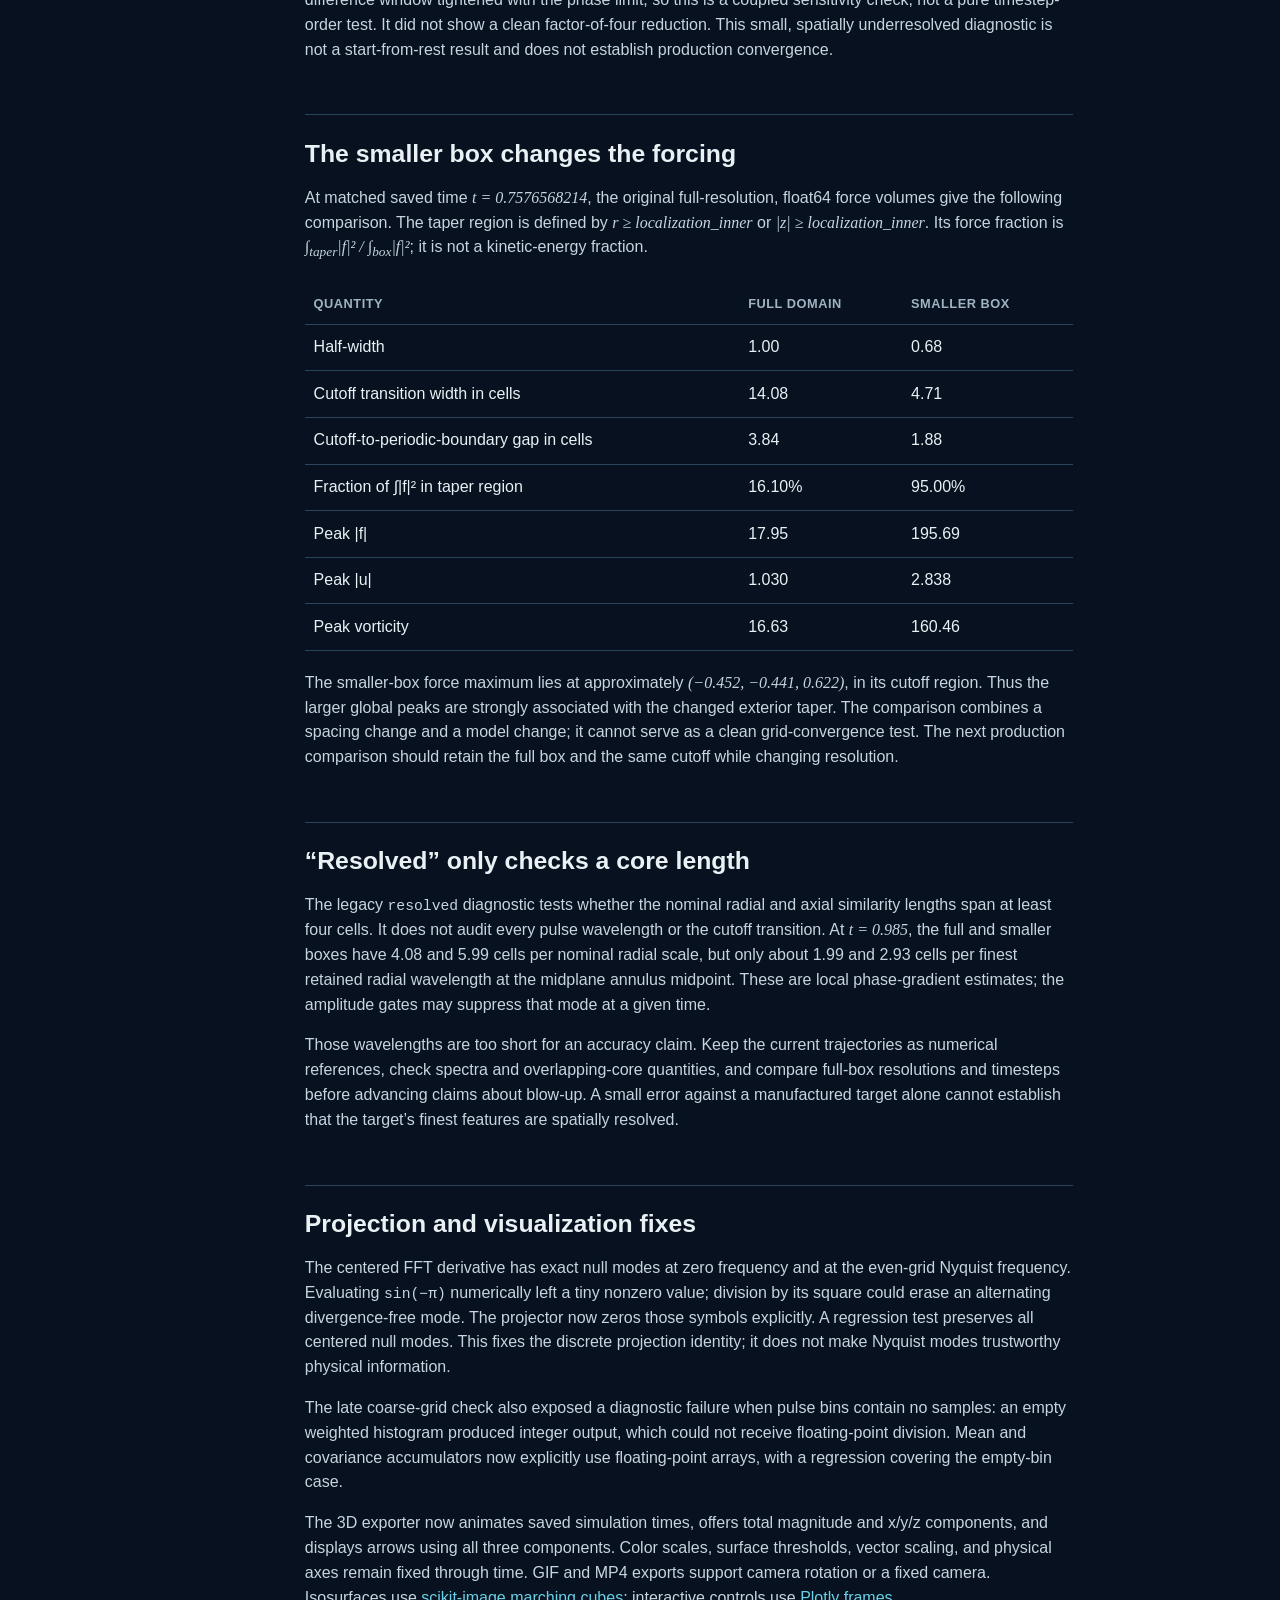
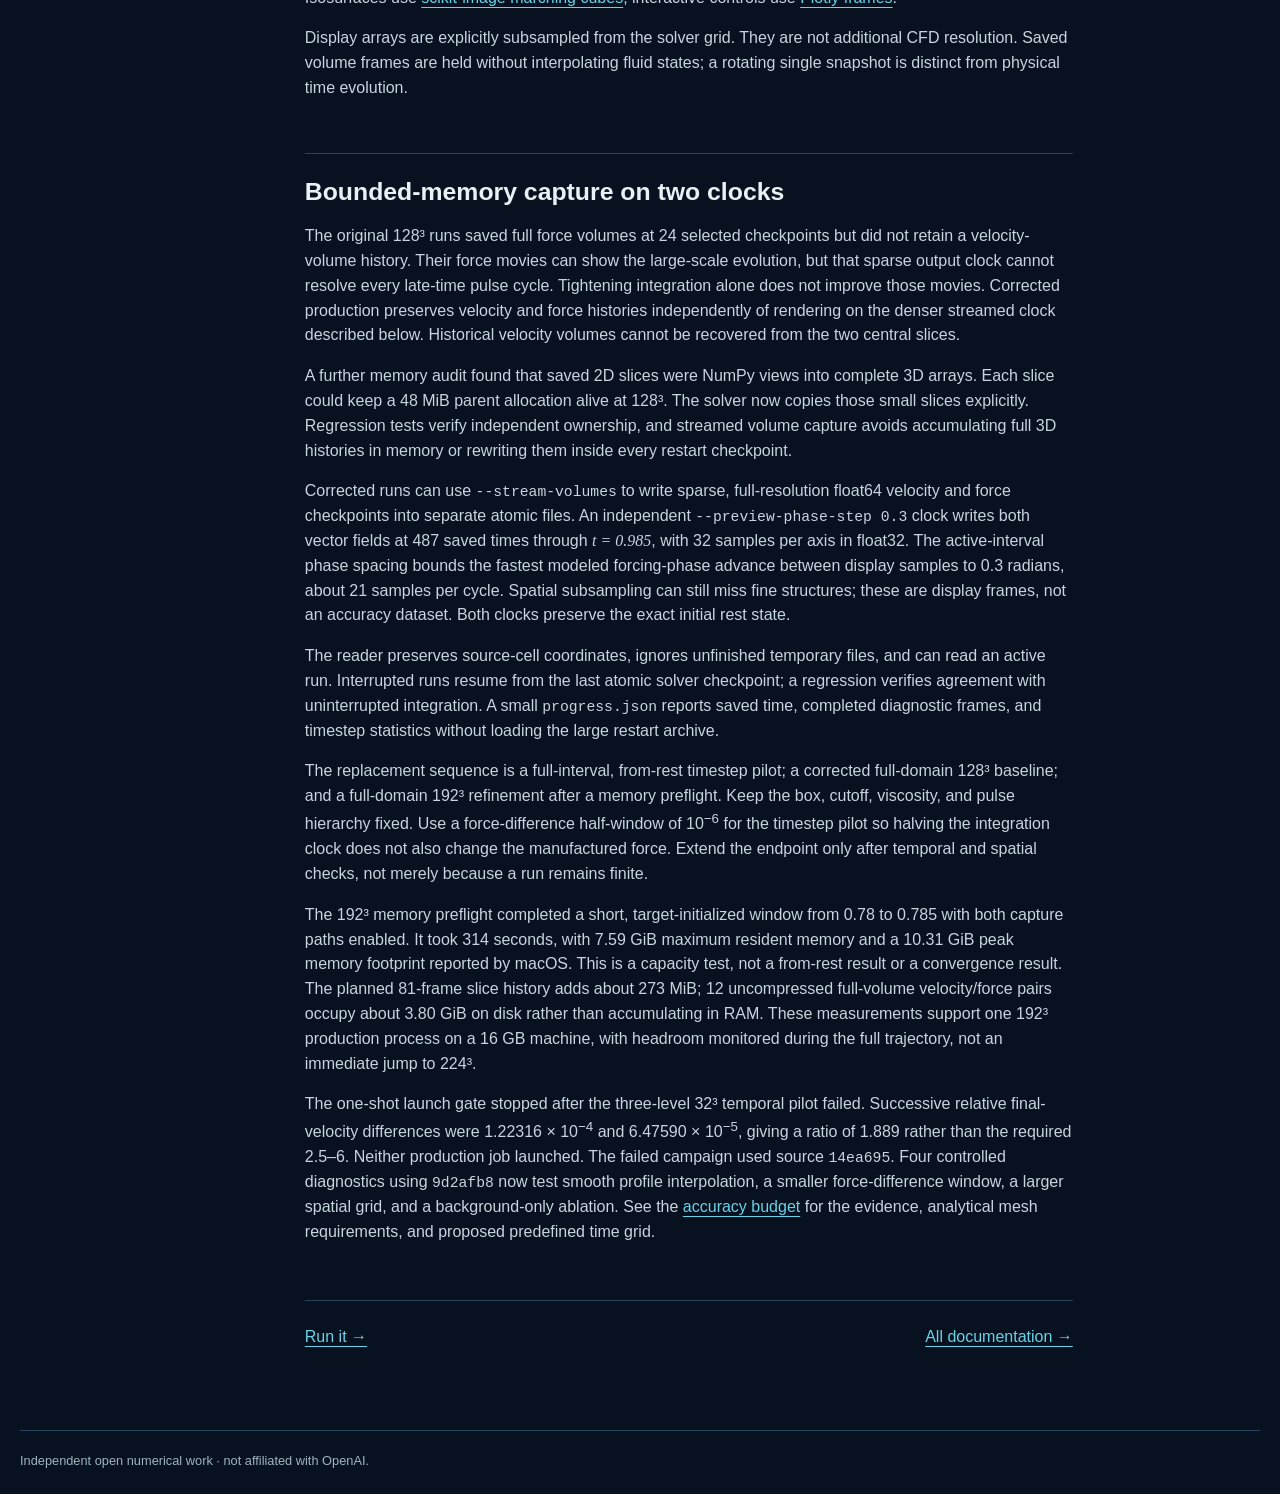
<file: site/review.html>
<!doctype html>
<html lang="en">
  <head>
    <meta charset="utf-8" />
    <meta name="viewport" content="width=device-width, initial-scale=1" />
    <meta name="theme-color" content="#07111f" />
    <title>Numerical review · Navier–Stokes Singularity Simulation</title>
    <link rel="icon" href="favicon.svg" type="image/svg+xml" />
    <link rel="stylesheet" href="styles.css" />
  </head>
  <body>
    <a class="skip-link" href="#content">Skip to content</a>
    <header class="site-header">
      <a class="wordmark" href="index.html"><span class="mark" aria-hidden="true">∇</span><span>Navier–Stokes Simulation</span></a>
      <nav aria-label="Project navigation"><a href="index.html">Results</a><a href="documentation.html" aria-current="page">Documentation</a><a class="nav-cta" href="https://github.com/cmccomb/navier-stokes-singularity-simulation">GitHub ↗</a></nav>
    </header>
    <main class="docs-shell" id="content">
      <nav class="docs-nav" aria-label="Documentation pages">
        <a href="method.html">Model &amp; method</a><a href="derivation.html">Profile derivation</a><a href="running.html">Run it</a><a href="results.html">Numerical record</a><a href="reproduction.html">Reproduction target</a><a href="review.html" aria-current="page">Numerical review</a><a href="accuracy.html">Accuracy budget</a>
      </nav>
      <article class="doc-page">
        <p class="eyebrow">Guide 06 · September 10, 2026</p>
        <h1>What the current runs can establish</h1>
        <p>This dated review describes the earlier PhiFlow runs. The <a href="results.html">current completed AMReX run</a> and <a href="refinement.html">refined-backend checks</a> are recorded separately; the numerical cautions here still apply.</p>
        <p class="dek">The next accuracy step is a controlled full-domain refinement with an explicit forcing clock. Larger peaks in the smaller box are not evidence that it better resolves the intended singular core.</p>

        <h2>The forcing needs its own timestep limit</h2>
        <p>The original production settings were projected RK2, CFL 0.20, <code>max_dt = 0.001</code>, and the explicit diffusion cap <code>0.12 Δx²/ν</code>. These control the flow and viscous timescales. The retained pulses also oscillate in logarithmic time, with frequencies increasing as <span class="math">1/τ</span>, where <span class="math">τ = 1 − t</span>.</p>
        <p>At the midplane, the fastest retained first-family phase has rate approximately <span class="math">21.347/τ</span>. At <span class="math">t = 0.985</span>, its period is about 0.00442. Evaluating the prescribed 128³ target gives estimated old-rule timesteps of 0.000762 in the full box and 0.000509 in the smaller box: about 5.8 and 8.7 steps per fastest retained phase cycle. These estimates use target peak speed; actual steps can be shorter due to solver velocity or output boundaries. Gate amplitudes determine which modes contribute at a particular time. Quadratic advection in the manufactured force can produce still faster sum-frequency terms.</p>
        <p>The new default bounds the phase advance of those quadratic combinations by 0.15 radians, about 42 samples per fastest bounded cycle. If <span class="math">C</span> bounds the phase derivative with respect to <span class="math">−log τ</span>, the solver imposes</p>
        <div class="equation">Δt ≤ τ [1 − exp(−0.15/C)].</div>
        <p>For the default three-level hierarchy, <span class="math">C ≈ 42.693</span>. This gives a cap near 0.0000526 at <span class="math">t = 0.985</span>. The centered time-difference half-window used to manufacture the force is also limited to one tenth of that cap. This is a conservative temporal-resolution safeguard, not a substitute for halving the step and comparing results.</p>
        <p>The original full-domain 128³ run completed through <span class="math">t = 0.985</span> and is retained as a legacy baseline. The smaller-box run was stopped after its checkpoint at <span class="math">t = 0.9057999066</span>; an older 224³ hand-shaped-profile run was stopped after its checkpoint at <span class="math">t = 0.848</span>. Their data and original source remain intact. Schema-6 outputs load with the forcing-phase limit explicitly recorded as absent. The first corrected campaign used schema 7; the cubic-interpolation diagnostics now use schema 8, with isolated source snapshots and new output directories. Older files explicitly retain linear profile interpolation.</p>

        <h2>Early-time timestep check</h2>
        <p>A bounded 24³ full-domain test started from exact rest and reached <span class="math">t = 0.65</span>. With the original force-difference window held at 0.0002, the difference between timesteps 0.002 and 0.001 was 3.70 times the difference between 0.001 and 0.0005, consistent with near-second-order behavior. The latter change was 9.37 × 10<sup>−6</sup> in relative velocity L². Halving the force-difference window separately changed the final velocity by 2.73 × 10<sup>−6</sup>. This supports the early ramp, but does not validate late-time oscillations or spatial convergence at 128³.</p>
        <p>A separate, target-initialized 24³ diagnostic window from <span class="math">t = 0.98</span> to 0.985 compared phase limits 0.15, 0.075, and 0.0375. Successive final-velocity differences were 1.08 × 10<sup>−5</sup> and 8.99 × 10<sup>−6</sup> in relative L². The force-difference window tightened with the phase limit, so this is a coupled sensitivity check, not a pure timestep-order test. It did not show a clean factor-of-four reduction. This small, spatially underresolved diagnostic is not a start-from-rest result and does not establish production convergence.</p>

        <h2>The smaller box changes the forcing</h2>
        <p>At matched saved time <span class="math">t = 0.7576568214</span>, the original full-resolution, float64 force volumes give the following comparison. The taper region is defined by <span class="math">r ≥ localization_inner</span> or <span class="math">|z| ≥ localization_inner</span>. Its force fraction is <span class="math">∫<sub>taper</sub>|f|² / ∫<sub>box</sub>|f|²</span>; it is not a kinetic-energy fraction.</p>
        <table>
          <thead><tr><th>Quantity</th><th>Full domain</th><th>Smaller box</th></tr></thead>
          <tbody>
            <tr><td>Half-width</td><td>1.00</td><td>0.68</td></tr>
            <tr><td>Cutoff transition width in cells</td><td>14.08</td><td>4.71</td></tr>
            <tr><td>Cutoff-to-periodic-boundary gap in cells</td><td>3.84</td><td>1.88</td></tr>
            <tr><td>Fraction of ∫|f|² in taper region</td><td>16.10%</td><td>95.00%</td></tr>
            <tr><td>Peak |f|</td><td>17.95</td><td>195.69</td></tr>
            <tr><td>Peak |u|</td><td>1.030</td><td>2.838</td></tr>
            <tr><td>Peak vorticity</td><td>16.63</td><td>160.46</td></tr>
          </tbody>
        </table>
        <p>The smaller-box force maximum lies at approximately <span class="math">(−0.452, −0.441, 0.622)</span>, in its cutoff region. Thus the larger global peaks are strongly associated with the changed exterior taper. The comparison combines a spacing change and a model change; it cannot serve as a clean grid-convergence test. The next production comparison should retain the full box and the same cutoff while changing resolution.</p>

        <h2>“Resolved” only checks a core length</h2>
        <p>The legacy <code>resolved</code> diagnostic tests whether the nominal radial and axial similarity lengths span at least four cells. It does not audit every pulse wavelength or the cutoff transition. At <span class="math">t = 0.985</span>, the full and smaller boxes have 4.08 and 5.99 cells per nominal radial scale, but only about 1.99 and 2.93 cells per finest retained radial wavelength at the midplane annulus midpoint. These are local phase-gradient estimates; the amplitude gates may suppress that mode at a given time.</p>
        <p>Those wavelengths are too short for an accuracy claim. Keep the current trajectories as numerical references, check spectra and overlapping-core quantities, and compare full-box resolutions and timesteps before advancing claims about blow-up. A small error against a manufactured target alone cannot establish that the target’s finest features are spatially resolved.</p>

        <h2>Projection and visualization fixes</h2>
        <p>The centered FFT derivative has exact null modes at zero frequency and at the even-grid Nyquist frequency. Evaluating <code>sin(−π)</code> numerically left a tiny nonzero value; division by its square could erase an alternating divergence-free mode. The projector now zeros those symbols explicitly. A regression test preserves all centered null modes. This fixes the discrete projection identity; it does not make Nyquist modes trustworthy physical information.</p>
        <p>The late coarse-grid check also exposed a diagnostic failure when pulse bins contain no samples: an empty weighted histogram produced integer output, which could not receive floating-point division. Mean and covariance accumulators now explicitly use floating-point arrays, with a regression covering the empty-bin case.</p>
        <p>The 3D exporter now animates saved simulation times, offers total magnitude and x/y/z components, and displays arrows using all three components. Color scales, surface thresholds, vector scaling, and physical axes remain fixed through time. GIF and MP4 exports support camera rotation or a fixed camera. Isosurfaces use <a href="https://scikit-image.org/docs/stable/auto_examples/edges/plot_marching_cubes.html">scikit-image marching cubes</a>; interactive controls use <a href="https://plotly.com/python/animations/">Plotly frames</a>.</p>
        <p>Display arrays are explicitly subsampled from the solver grid. They are not additional CFD resolution. Saved volume frames are held without interpolating fluid states; a rotating single snapshot is distinct from physical time evolution.</p>

        <h2>Bounded-memory capture on two clocks</h2>
        <p>The original 128³ runs saved full force volumes at 24 selected checkpoints but did not retain a velocity-volume history. Their force movies can show the large-scale evolution, but that sparse output clock cannot resolve every late-time pulse cycle. Tightening integration alone does not improve those movies. Corrected production preserves velocity and force histories independently of rendering on the denser streamed clock described below. Historical velocity volumes cannot be recovered from the two central slices.</p>
        <p>A further memory audit found that saved 2D slices were NumPy views into complete 3D arrays. Each slice could keep a 48 MiB parent allocation alive at 128³. The solver now copies those small slices explicitly. Regression tests verify independent ownership, and streamed volume capture avoids accumulating full 3D histories in memory or rewriting them inside every restart checkpoint.</p>
        <p>Corrected runs can use <code>--stream-volumes</code> to write sparse, full-resolution float64 velocity and force checkpoints into separate atomic files. An independent <code>--preview-phase-step 0.3</code> clock writes both vector fields at 487 saved times through <span class="math">t = 0.985</span>, with 32 samples per axis in float32. The active-interval phase spacing bounds the fastest modeled forcing-phase advance between display samples to 0.3 radians, about 21 samples per cycle. Spatial subsampling can still miss fine structures; these are display frames, not an accuracy dataset. Both clocks preserve the exact initial rest state.</p>
        <p>The reader preserves source-cell coordinates, ignores unfinished temporary files, and can read an active run. Interrupted runs resume from the last atomic solver checkpoint; a regression verifies agreement with uninterrupted integration. A small <code>progress.json</code> reports saved time, completed diagnostic frames, and timestep statistics without loading the large restart archive.</p>
        <p>The replacement sequence is a full-interval, from-rest timestep pilot; a corrected full-domain 128³ baseline; and a full-domain 192³ refinement after a memory preflight. Keep the box, cutoff, viscosity, and pulse hierarchy fixed. Use a force-difference half-window of 10<sup>−6</sup> for the timestep pilot so halving the integration clock does not also change the manufactured force. Extend the endpoint only after temporal and spatial checks, not merely because a run remains finite.</p>
        <p>The 192³ memory preflight completed a short, target-initialized window from 0.78 to 0.785 with both capture paths enabled. It took 314 seconds, with 7.59 GiB maximum resident memory and a 10.31 GiB peak memory footprint reported by macOS. This is a capacity test, not a from-rest result or a convergence result. The planned 81-frame slice history adds about 273 MiB; 12 uncompressed full-volume velocity/force pairs occupy about 3.80 GiB on disk rather than accumulating in RAM. These measurements support one 192³ production process on a 16 GB machine, with headroom monitored during the full trajectory, not an immediate jump to 224³.</p>
        <p>The one-shot launch gate stopped after the three-level 32³ temporal pilot failed. Successive relative final-velocity differences were 1.22316 × 10<sup>−4</sup> and 6.47590 × 10<sup>−5</sup>, giving a ratio of 1.889 rather than the required 2.5–6. Neither production job launched. The failed campaign used source <code>14ea695</code>. Four controlled diagnostics using <code>9d2afb8</code> now test smooth profile interpolation, a smaller force-difference window, a larger spatial grid, and a background-only ablation. See the <a href="accuracy.html">accuracy budget</a> for the evidence, analytical mesh requirements, and proposed predefined time grid.</p>
        <nav class="page-links" aria-label="Adjacent documentation"><a href="running.html">Run it →</a><a href="documentation.html">All documentation →</a></nav>
      </article>
    </main>
    <footer><p>Independent open numerical work · not affiliated with OpenAI.</p></footer>
  </body>
</html>
</file>
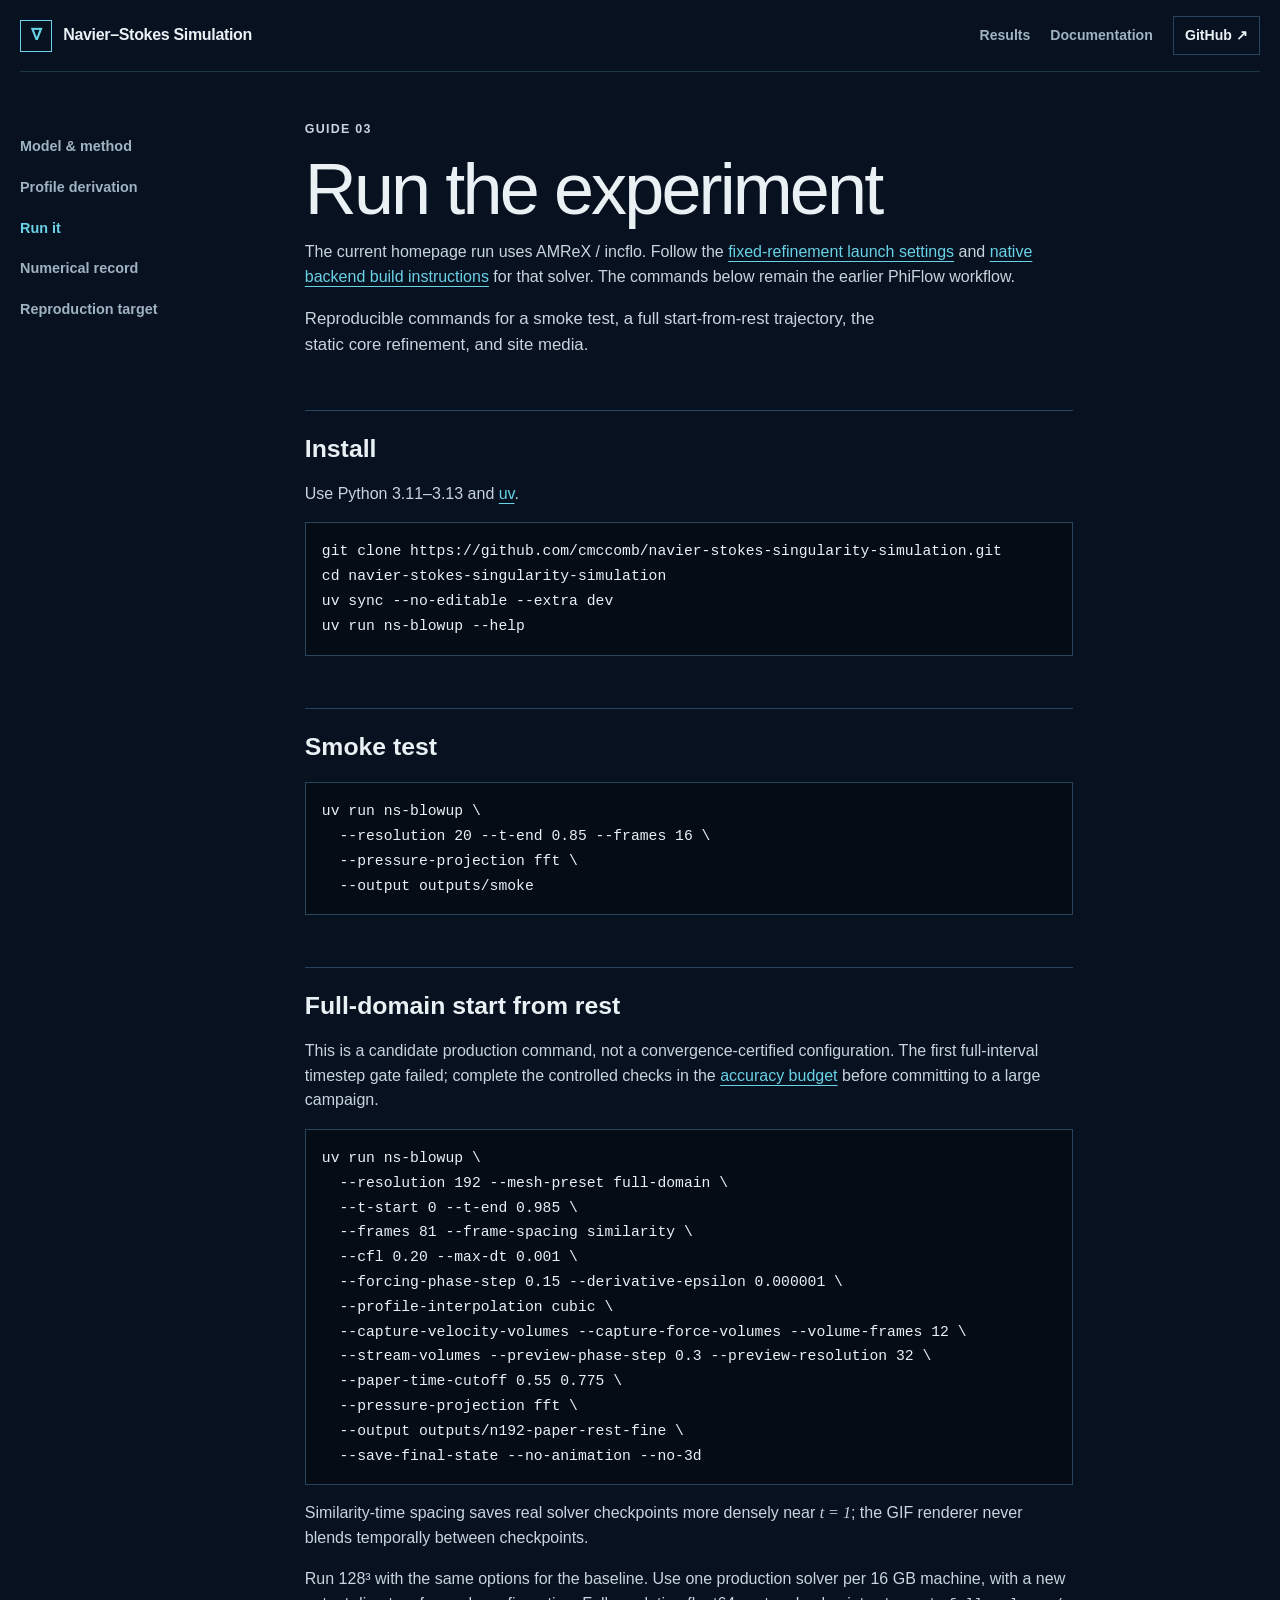
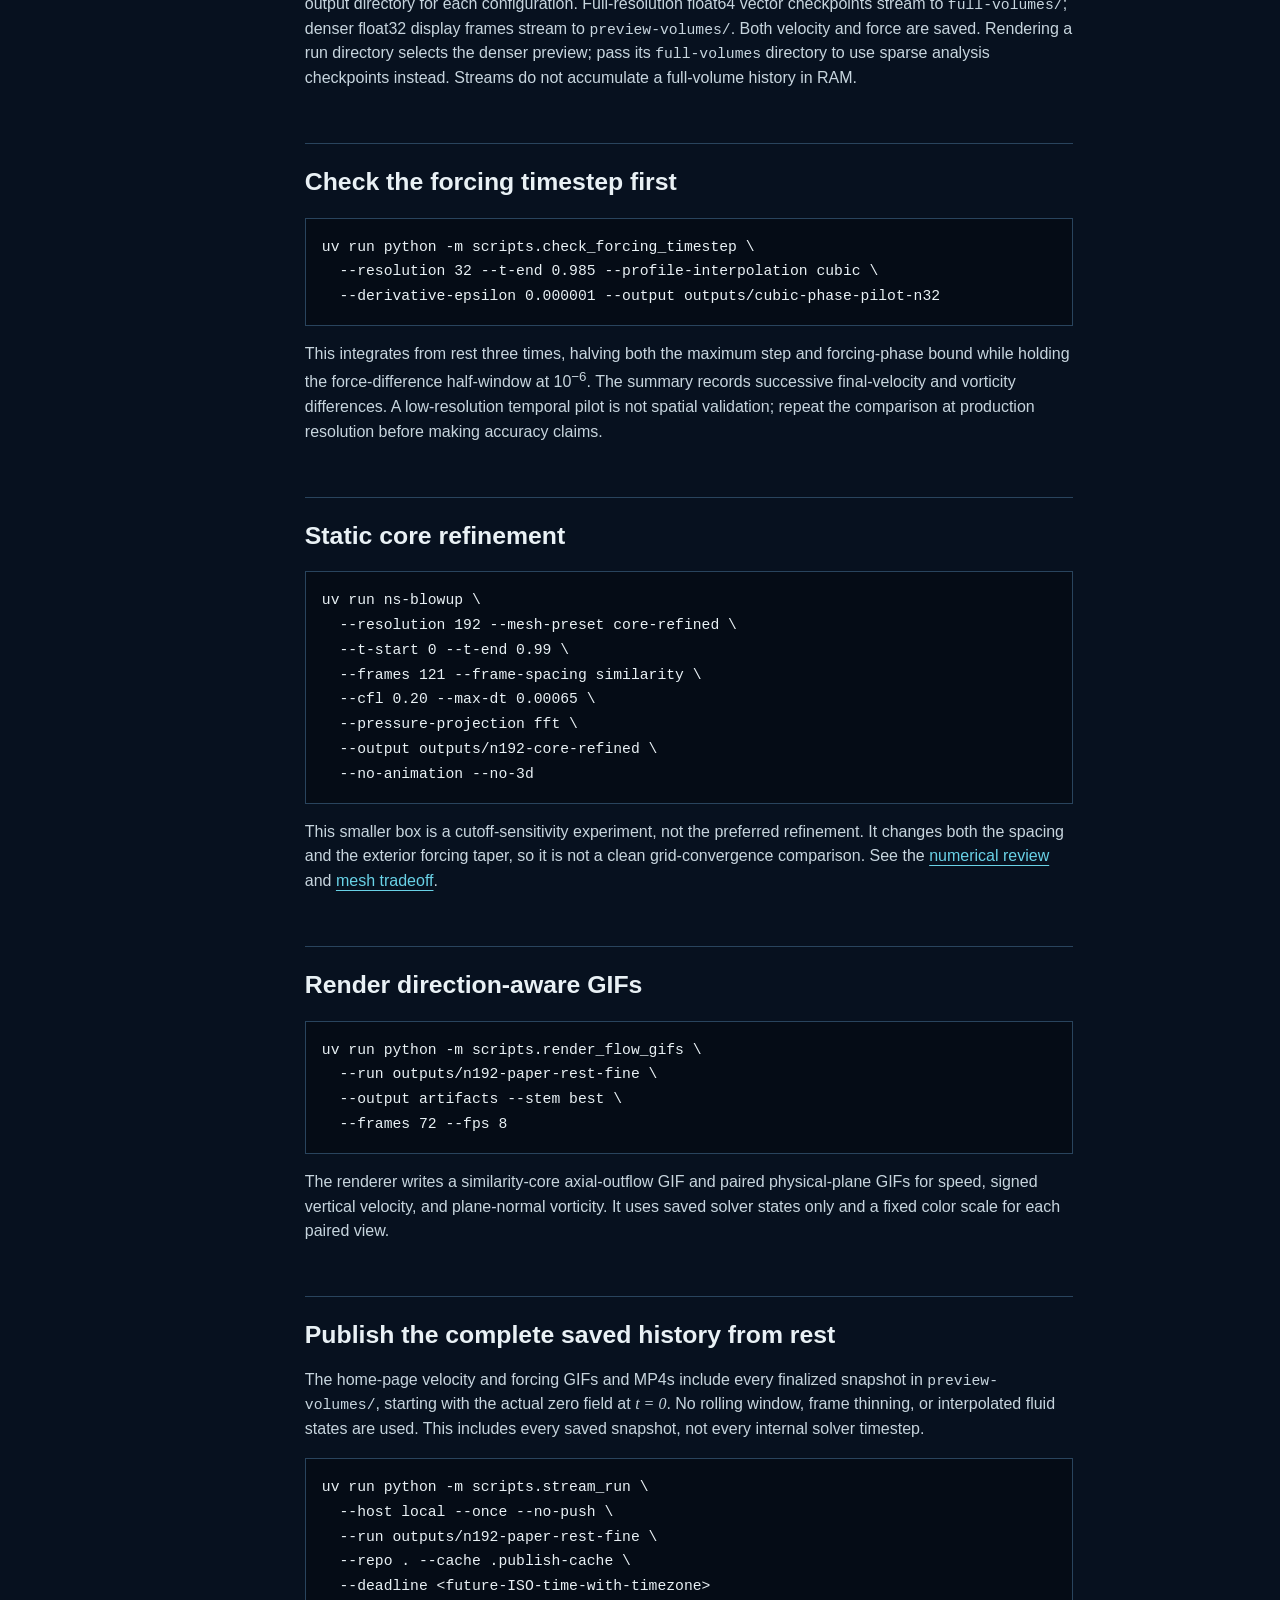
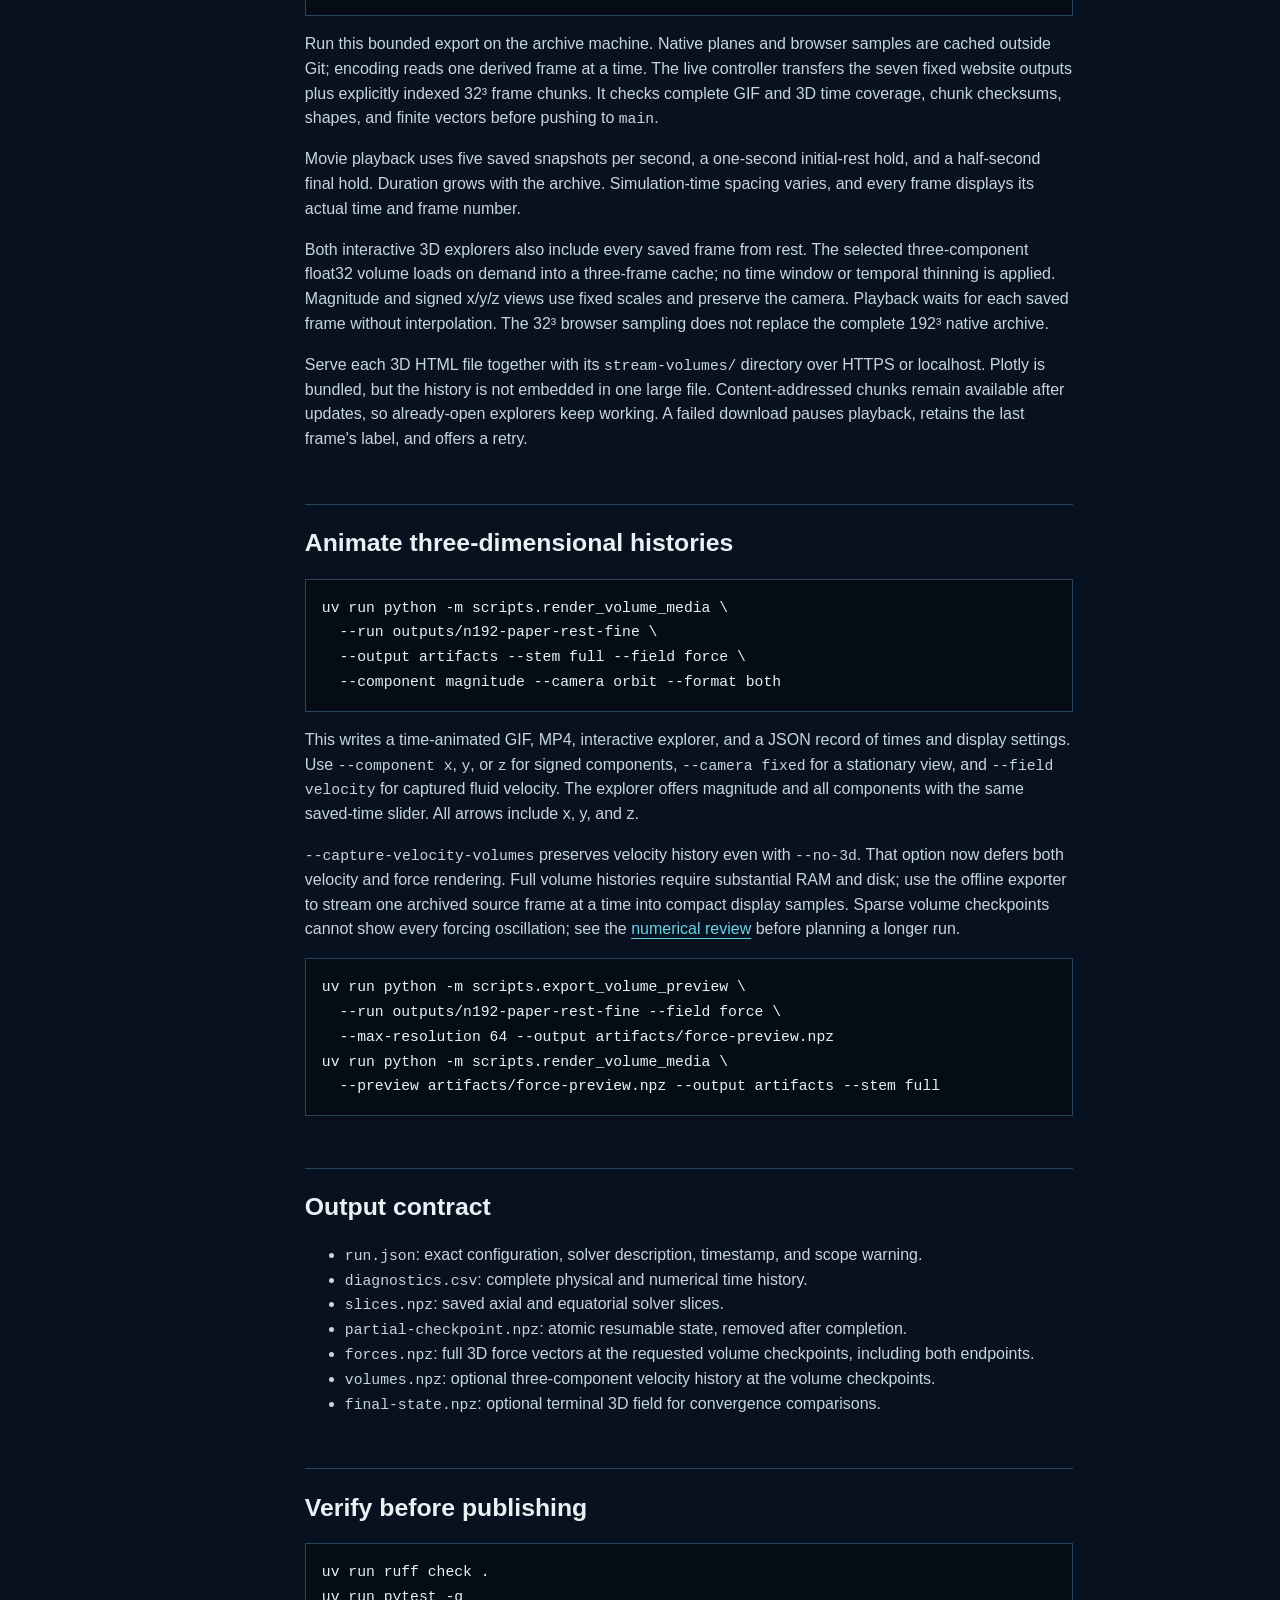
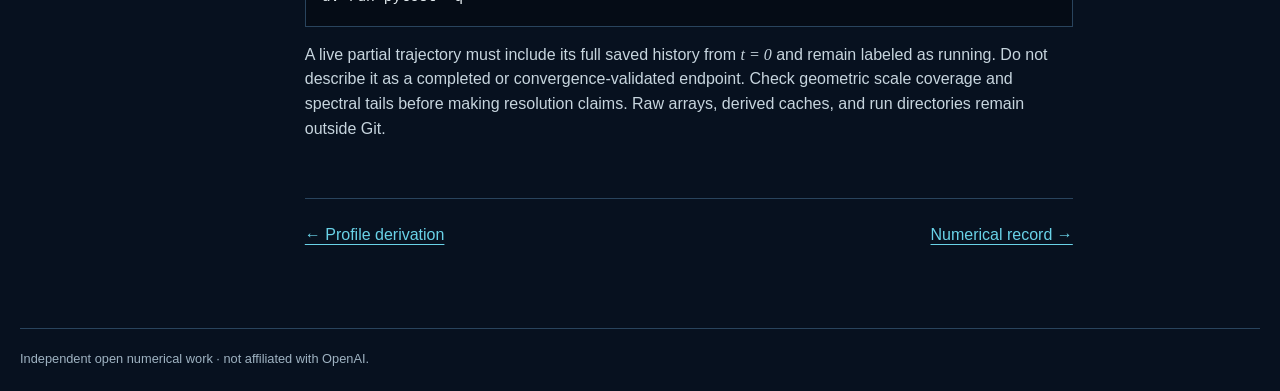
<file: site/running.html>
<!doctype html>
<html lang="en">
  <head>
    <meta charset="utf-8" />
    <meta name="viewport" content="width=device-width, initial-scale=1" />
    <meta name="theme-color" content="#07111f" />
    <title>Run it · Navier–Stokes Singularity Simulation</title>
    <link rel="icon" href="favicon.svg" type="image/svg+xml" />
    <link rel="stylesheet" href="styles.css" />
  </head>
  <body>
    <a class="skip-link" href="#content">Skip to content</a>
    <header class="site-header">
      <a class="wordmark" href="index.html"><span class="mark" aria-hidden="true">∇</span><span>Navier–Stokes Simulation</span></a>
      <nav aria-label="Project navigation"><a href="index.html">Results</a><a href="documentation.html" aria-current="page">Documentation</a><a class="nav-cta" href="https://github.com/cmccomb/navier-stokes-singularity-simulation">GitHub ↗</a></nav>
    </header>
    <main class="docs-shell" id="content">
      <nav class="docs-nav" aria-label="Documentation pages">
        <a href="method.html">Model &amp; method</a>
        <a href="derivation.html">Profile derivation</a>
        <a href="running.html" aria-current="page">Run it</a>
        <a href="results.html">Numerical record</a>
        <a href="reproduction.html">Reproduction target</a>
      </nav>
      <article class="doc-page">
        <p class="eyebrow">Guide 03</p>
        <h1>Run the experiment</h1>
        <p>The current homepage run uses AMReX / incflo. Follow the <a href="refinement.html#next-refined-run">fixed-refinement launch settings</a> and <a href="https://github.com/cmccomb/navier-stokes-singularity-simulation/blob/main/backends/amrex/README.md">native backend build instructions</a> for that solver. The commands below remain the earlier PhiFlow workflow.</p>
        <p class="dek">Reproducible commands for a smoke test, a full start-from-rest trajectory, the static core refinement, and site media.</p>

        <h2>Install</h2>
        <p>Use Python 3.11–3.13 and <a href="https://docs.astral.sh/uv/">uv</a>.</p>
        <pre><code>git clone https://github.com/cmccomb/navier-stokes-singularity-simulation.git
cd navier-stokes-singularity-simulation
uv sync --no-editable --extra dev
uv run ns-blowup --help</code></pre>

        <h2>Smoke test</h2>
        <pre><code>uv run ns-blowup \
  --resolution 20 --t-end 0.85 --frames 16 \
  --pressure-projection fft \
  --output outputs/smoke</code></pre>

        <h2>Full-domain start from rest</h2>
        <p>This is a candidate production command, not a convergence-certified configuration. The first full-interval timestep gate failed; complete the controlled checks in the <a href="accuracy.html">accuracy budget</a> before committing to a large campaign.</p>
        <pre><code>uv run ns-blowup \
  --resolution 192 --mesh-preset full-domain \
  --t-start 0 --t-end 0.985 \
  --frames 81 --frame-spacing similarity \
  --cfl 0.20 --max-dt 0.001 \
  --forcing-phase-step 0.15 --derivative-epsilon 0.000001 \
  --profile-interpolation cubic \
  --capture-velocity-volumes --capture-force-volumes --volume-frames 12 \
  --stream-volumes --preview-phase-step 0.3 --preview-resolution 32 \
  --paper-time-cutoff 0.55 0.775 \
  --pressure-projection fft \
  --output outputs/n192-paper-rest-fine \
  --save-final-state --no-animation --no-3d</code></pre>
        <p>Similarity-time spacing saves real solver checkpoints more densely near <span class="math">t = 1</span>; the GIF renderer never blends temporally between checkpoints.</p>
        <p>Run 128³ with the same options for the baseline. Use one production solver per 16 GB machine, with a new output directory for each configuration. Full-resolution float64 vector checkpoints stream to <code>full-volumes/</code>; denser float32 display frames stream to <code>preview-volumes/</code>. Both velocity and force are saved. Rendering a run directory selects the denser preview; pass its <code>full-volumes</code> directory to use sparse analysis checkpoints instead. Streams do not accumulate a full-volume history in RAM.</p>
        <h2>Check the forcing timestep first</h2>
        <pre><code>uv run python -m scripts.check_forcing_timestep \
  --resolution 32 --t-end 0.985 --profile-interpolation cubic \
  --derivative-epsilon 0.000001 --output outputs/cubic-phase-pilot-n32</code></pre>
        <p>This integrates from rest three times, halving both the maximum step and forcing-phase bound while holding the force-difference half-window at 10<sup>−6</sup>. The summary records successive final-velocity and vorticity differences. A low-resolution temporal pilot is not spatial validation; repeat the comparison at production resolution before making accuracy claims.</p>

        <h2>Static core refinement</h2>
        <pre><code>uv run ns-blowup \
  --resolution 192 --mesh-preset core-refined \
  --t-start 0 --t-end 0.99 \
  --frames 121 --frame-spacing similarity \
  --cfl 0.20 --max-dt 0.00065 \
  --pressure-projection fft \
  --output outputs/n192-core-refined \
  --no-animation --no-3d</code></pre>
        <p>This smaller box is a cutoff-sensitivity experiment, not the preferred refinement. It changes both the spacing and the exterior forcing taper, so it is not a clean grid-convergence comparison. See the <a href="review.html">numerical review</a> and <a href="derivation.html">mesh tradeoff</a>.</p>

        <h2>Render direction-aware GIFs</h2>
        <pre><code>uv run python -m scripts.render_flow_gifs \
  --run outputs/n192-paper-rest-fine \
  --output artifacts --stem best \
  --frames 72 --fps 8</code></pre>
        <p>The renderer writes a similarity-core axial-outflow GIF and paired physical-plane GIFs for speed, signed vertical velocity, and plane-normal vorticity. It uses saved solver states only and a fixed color scale for each paired view.</p>

        <h2>Publish the complete saved history from rest</h2>
        <p>The home-page velocity and forcing GIFs and MP4s include every finalized snapshot in <code>preview-volumes/</code>, starting with the actual zero field at <span class="math">t = 0</span>. No rolling window, frame thinning, or interpolated fluid states are used. This includes every saved snapshot, not every internal solver timestep.</p>
        <pre><code>uv run python -m scripts.stream_run \
  --host local --once --no-push \
  --run outputs/n192-paper-rest-fine \
  --repo . --cache .publish-cache \
  --deadline &lt;future-ISO-time-with-timezone&gt;</code></pre>
        <p>Run this bounded export on the archive machine. Native planes and browser samples are cached outside Git; encoding reads one derived frame at a time. The live controller transfers the seven fixed website outputs plus explicitly indexed 32³ frame chunks. It checks complete GIF and 3D time coverage, chunk checksums, shapes, and finite vectors before pushing to <code>main</code>.</p>
        <p>Movie playback uses five saved snapshots per second, a one-second initial-rest hold, and a half-second final hold. Duration grows with the archive. Simulation-time spacing varies, and every frame displays its actual time and frame number.</p>
        <p>Both interactive 3D explorers also include every saved frame from rest. The selected three-component float32 volume loads on demand into a three-frame cache; no time window or temporal thinning is applied. Magnitude and signed x/y/z views use fixed scales and preserve the camera. Playback waits for each saved frame without interpolation. The 32³ browser sampling does not replace the complete 192³ native archive.</p>
        <p>Serve each 3D HTML file together with its <code>stream-volumes/</code> directory over HTTPS or localhost. Plotly is bundled, but the history is not embedded in one large file. Content-addressed chunks remain available after updates, so already-open explorers keep working. A failed download pauses playback, retains the last frame's label, and offers a retry.</p>

        <h2>Animate three-dimensional histories</h2>
        <pre><code>uv run python -m scripts.render_volume_media \
  --run outputs/n192-paper-rest-fine \
  --output artifacts --stem full --field force \
  --component magnitude --camera orbit --format both</code></pre>
        <p>This writes a time-animated GIF, MP4, interactive explorer, and a JSON record of times and display settings. Use <code>--component x</code>, <code>y</code>, or <code>z</code> for signed components, <code>--camera fixed</code> for a stationary view, and <code>--field velocity</code> for captured fluid velocity. The explorer offers magnitude and all components with the same saved-time slider. All arrows include x, y, and z.</p>
        <p><code>--capture-velocity-volumes</code> preserves velocity history even with <code>--no-3d</code>. That option now defers both velocity and force rendering. Full volume histories require substantial RAM and disk; use the offline exporter to stream one archived source frame at a time into compact display samples. Sparse volume checkpoints cannot show every forcing oscillation; see the <a href="review.html">numerical review</a> before planning a longer run.</p>
        <pre><code>uv run python -m scripts.export_volume_preview \
  --run outputs/n192-paper-rest-fine --field force \
  --max-resolution 64 --output artifacts/force-preview.npz
uv run python -m scripts.render_volume_media \
  --preview artifacts/force-preview.npz --output artifacts --stem full</code></pre>

        <h2>Output contract</h2>
        <ul>
          <li><code>run.json</code>: exact configuration, solver description, timestamp, and scope warning.</li>
          <li><code>diagnostics.csv</code>: complete physical and numerical time history.</li>
          <li><code>slices.npz</code>: saved axial and equatorial solver slices.</li>
          <li><code>partial-checkpoint.npz</code>: atomic resumable state, removed after completion.</li>
          <li><code>forces.npz</code>: full 3D force vectors at the requested volume checkpoints, including both endpoints.</li>
          <li><code>volumes.npz</code>: optional three-component velocity history at the volume checkpoints.</li>
          <li><code>final-state.npz</code>: optional terminal 3D field for convergence comparisons.</li>
        </ul>

        <h2>Verify before publishing</h2>
        <pre><code>uv run ruff check .
uv run pytest -q</code></pre>
        <p>A live partial trajectory must include its full saved history from <span class="math">t = 0</span> and remain labeled as running. Do not describe it as a completed or convergence-validated endpoint. Check geometric scale coverage and spectral tails before making resolution claims. Raw arrays, derived caches, and run directories remain outside Git.</p>

        <nav class="page-links" aria-label="Adjacent documentation"><a href="derivation.html">← Profile derivation</a><a href="results.html">Numerical record →</a></nav>
      </article>
    </main>
    <footer><p>Independent open numerical work · not affiliated with OpenAI.</p></footer>
  </body>
</html>
</file>
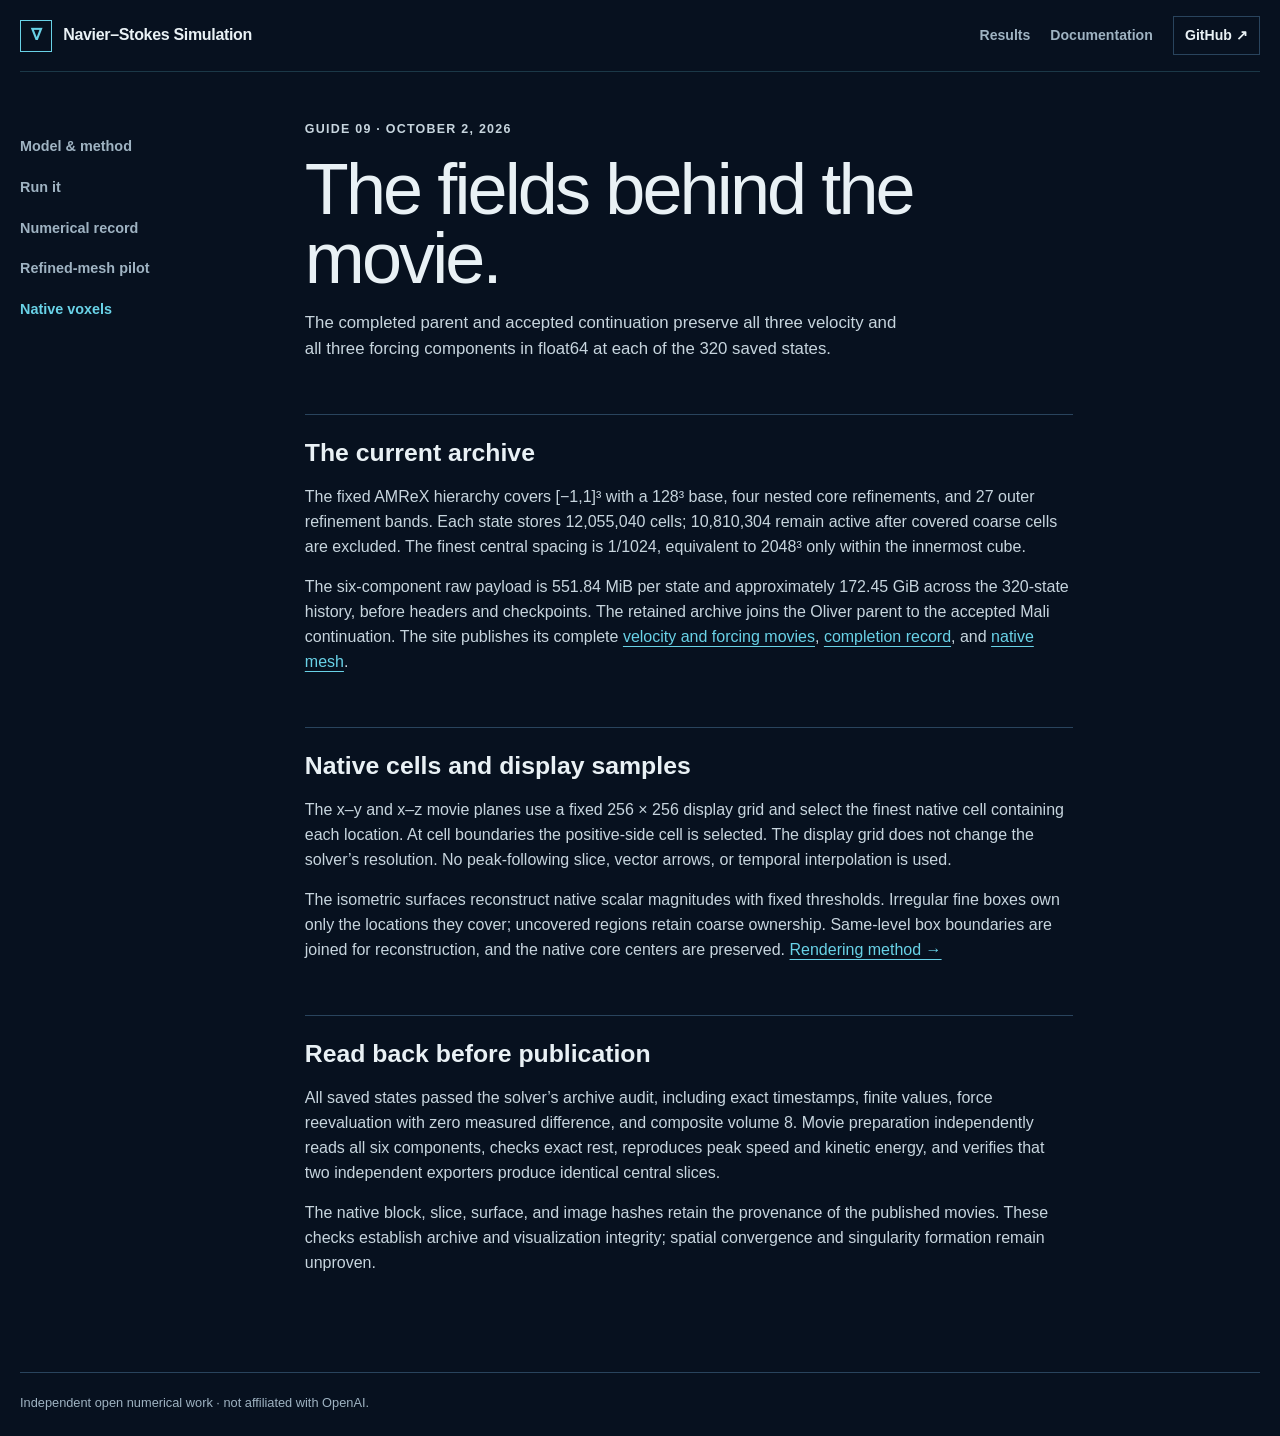
<file: site/voxels.html>
<!doctype html>
<html lang="en">
  <head>
    <meta charset="utf-8" />
    <meta name="viewport" content="width=device-width, initial-scale=1" />
    <meta name="description" content="Native velocity and forcing voxels: dataset structure, slice controls, validation, and reproduction." />
    <meta name="theme-color" content="#07111f" />
    <title>Native voxels · Navier–Stokes Singularity Simulation</title>
    <link rel="icon" href="favicon.svg" type="image/svg+xml" />
    <link rel="stylesheet" href="styles.css" />
  </head>
  <body>
    <a class="skip-link" href="#content">Skip to content</a>
    <header class="site-header">
      <a class="wordmark" href="index.html"><span class="mark" aria-hidden="true">∇</span><span>Navier–Stokes Simulation</span></a>
      <nav aria-label="Project navigation"><a href="index.html">Results</a><a href="documentation.html" aria-current="page">Documentation</a><a class="nav-cta" href="https://github.com/cmccomb/navier-stokes-singularity-simulation">GitHub ↗</a></nav>
    </header>
    <main class="docs-shell" id="content">
      <nav class="docs-nav" aria-label="Documentation pages">
        <a href="method.html">Model &amp; method</a><a href="running.html">Run it</a><a href="results.html">Numerical record</a><a href="refinement.html">Refined-mesh pilot</a><a href="voxels.html" aria-current="page">Native voxels</a>
      </nav>
      <article class="doc-page">
        <p class="eyebrow">Guide 09 · October 2, 2026</p>
        <h1>The fields behind the movie.</h1>
        <p class="dek">The completed parent and accepted continuation preserve all three velocity and all three forcing components in float64 at each of the 320 saved states.</p>
        <h2>The current archive</h2>
        <p>The fixed AMReX hierarchy covers [−1,1]³ with a 128³ base, four nested core refinements, and 27 outer refinement bands. Each state stores 12,055,040 cells; 10,810,304 remain active after covered coarse cells are excluded. The finest central spacing is 1/1024, equivalent to 2048³ only within the innermost cube.</p>
        <p>The six-component raw payload is 551.84 MiB per state and approximately 172.45 GiB across the 320-state history, before headers and checkpoints. The retained archive joins the Oliver parent to the accepted Mali continuation. The site publishes its complete <a href="index.html#result">velocity and forcing movies</a>, <a href="data/best.json">completion record</a>, and <a href="mesh-explorer.html">native mesh</a>.</p>
        <h2>Native cells and display samples</h2>
        <p>The x–y and x–z movie planes use a fixed 256 × 256 display grid and select the finest native cell containing each location. At cell boundaries the positive-side cell is selected. The display grid does not change the solver’s resolution. No peak-following slice, vector arrows, or temporal interpolation is used.</p>
        <p>The isometric surfaces reconstruct native scalar magnitudes with fixed thresholds. Irregular fine boxes own only the locations they cover; uncovered regions retain coarse ownership. Same-level box boundaries are joined for reconstruction, and the native core centers are preserved. <a href="rendering-3d.html">Rendering method →</a></p>
        <h2>Read back before publication</h2>
        <p>All saved states passed the solver’s archive audit, including exact timestamps, finite values, force reevaluation with zero measured difference, and composite volume 8. Movie preparation independently reads all six components, checks exact rest, reproduces peak speed and kinetic energy, and verifies that two independent exporters produce identical central slices.</p>
        <p>The native block, slice, surface, and image hashes retain the provenance of the published movies. These checks establish archive and visualization integrity; spatial convergence and singularity formation remain unproven.</p>
      </article>
    </main>
    <footer><p>Independent open numerical work · not affiliated with OpenAI.</p></footer>
  </body>
</html>
</file>
<file: site/styles.css>
:root {
  color-scheme: dark;
  --ink: #07111f;
  --raised: #0c1a2a;
  --line: #29445d;
  --paper: #e9f1f5;
  --muted: #9fb3c2;
  --cyan: #69d2e7;
  --amber: #ffb35c;
  --max: 1240px;
}

* { box-sizing: border-box; }

body {
  margin: 0;
  background: var(--ink);
  color: var(--paper);
  font-family: Arial, Helvetica, sans-serif;
  font-size: 16px;
  line-height: 1.55;
}

a { color: inherit; text-underline-offset: 0.22em; }
a:hover { color: var(--cyan); }
:focus-visible { outline: 3px solid var(--amber); outline-offset: 3px; }

.skip-link {
  position: fixed;
  top: 0.75rem;
  left: 0.75rem;
  z-index: 100;
  padding: 0.6rem 0.8rem;
  background: var(--paper);
  color: var(--ink);
  transform: translateY(-180%);
}
.skip-link:focus { transform: none; }

.site-header,
main,
footer {
  width: min(100% - 2rem, var(--max));
  margin: 0 auto;
}

.site-header {
  display: flex;
  min-height: 4.5rem;
  align-items: center;
  justify-content: space-between;
  border-bottom: 1px solid rgba(105, 210, 231, 0.2);
}

.wordmark {
  display: inline-flex;
  align-items: center;
  gap: 0.7rem;
  font-weight: 750;
  letter-spacing: -0.02em;
  text-decoration: none;
}

.mark {
  display: grid;
  width: 2rem;
  height: 2rem;
  place-items: center;
  border: 1px solid var(--cyan);
  color: var(--cyan);
  font-family: Georgia, serif;
}

.site-header nav { display: flex; align-items: center; gap: 1.25rem; }
.site-header nav a {
  color: var(--muted);
  font-size: 0.88rem;
  font-weight: 700;
  text-decoration: none;
}
.site-header .nav-cta {
  padding: 0.45rem 0.7rem;
  border: 1px solid var(--line);
  color: var(--paper);
}

.intro { padding: clamp(2rem, 5vw, 4rem) 0 2rem; }
.intro h1 { max-width: 54rem; line-height: 1.04; }
.intro-lead { max-width: 49rem; color: #c7d5de; font-size: 1.125rem; }
.intro-jump { display: inline-flex; align-items: center; gap: 1rem; color: var(--cyan); font-weight: 700; }
.context-grid {
  display: grid;
  grid-template-columns: repeat(3, minmax(0, 1fr));
  gap: clamp(1.25rem, 3vw, 2.5rem);
  margin-top: 2.5rem;
}
.context-grid section { min-width: 0; border-top: 1px solid var(--line); padding-top: 1rem; }
.context-grid h2 { margin: 0 0 1rem; font-size: 1.3rem; line-height: 1.25; font-weight: 600; }
.context-grid p { color: #c7d5de; }
.context-grid strong { color: var(--paper); }
.context-grid a { color: var(--cyan); }
.source-links { display: flex; flex-wrap: wrap; gap: 0.65rem 1.5rem; font-size: 0.875rem; }
#result { scroll-margin-top: 1.5rem; }
.media-pending { color: var(--muted); font-size: 0.875rem; }
.stream-movie { max-width: 720px; margin: 1rem 0 2rem; }
.stream-movie.three-view { max-width: none; }
.stream-movie.three-view video, .stream-movie.three-view img { width: 100%; min-width: 1000px; height: auto; }
.grid-schematic { margin-bottom: 2rem; }
.grid-schematic summary { color: var(--muted); cursor: pointer; }
.stream-movie video { display: block; width: 720px; background: #050c16; }
.stream-movie figcaption { display: flex; flex-wrap: wrap; gap: 0.7rem 1.5rem; justify-content: space-between; padding: 0.8rem 0; border-top: 1px solid var(--line); color: var(--muted); font-size: 0.875rem; }
.media-links { display: flex; gap: 1.25rem; }
.view-switch { display: flex; width: fit-content; gap: 0.25rem; margin: 1rem 0 0.6rem; padding: 0.25rem; border: 1px solid var(--line); border-radius: 0.6rem; background: #0b1827; }
.view-switch[hidden] { display: none; }
.view-switch button { cursor: pointer; color: var(--muted); border: 1px solid transparent; border-radius: 0.4rem; padding: 0.65rem 1rem; background: transparent; font: inherit; font-size: 0.875rem; }
.view-switch button[aria-pressed="true"] { color: #e9f5fa; border-color: #365b70; background: #183345; }
.view-switch button:hover { color: #e9f5fa; }
.view-switch button:focus-visible { outline: 2px solid var(--cyan); outline-offset: 3px; }
.stream-movie.detail-view video { min-width: 820px; }
.media-links a, .archive-link a { color: var(--cyan); }
.archive-link { margin: 1rem 0 2rem; }

.eyebrow {
  display: flex;
  align-items: center;
  gap: 0.55rem;
  margin: 0 0 0.8rem;
  color: var(--cyan);
  font-size: 0.78rem;
  font-weight: 800;
  letter-spacing: 0.1em;
  text-transform: uppercase;
}

.status-dot {
  width: 0.55rem;
  height: 0.55rem;
  background: var(--cyan);
  border-radius: 50%;
  box-shadow: 0 0 0 0.28rem rgba(105, 210, 231, 0.12);
}

h1, p, figure, dl, dd { margin-top: 0; }
h1 {
  max-width: none;
  margin-bottom: 1.25rem;
  font-family: inherit;
  font-size: clamp(2.8rem, 4.5vw, 4.3rem);
  font-weight: 500;
  letter-spacing: -0.04em;
  line-height: 0.96;
}
.math { font-family: Georgia, serif; font-style: italic; }
.dek {
  max-width: 37rem;
  margin-bottom: 1.5rem;
  color: #c1d0da;
  font-size: 1.05rem;
}

.gif-card {
  overflow: hidden;
  margin: 0;
  background: var(--ink);
}
.gif-card img { display: block; width: 100%; height: auto; background: var(--ink); }
.gif-card figcaption {
  display: flex;
  align-items: center;
  justify-content: space-between;
  gap: 1rem;
  padding: 0.9rem 1rem;
  border-top: 1px solid var(--line);
}
.gif-card figcaption strong, .gif-card figcaption span { display: block; }
.gif-card figcaption span { color: var(--muted); font-size: 0.875rem; }
.gif-card figcaption a {
  flex: 0 0 auto;
  padding: 0.32rem 0.55rem;
  border: 1px solid var(--line);
  font-size: 0.875rem;
  font-weight: 800;
  text-decoration: none;
}

.gif-grid {
  display: grid;
  grid-template-columns: repeat(2, minmax(0, 1fr));
  gap: 1rem;
  padding-bottom: 2rem;
}

.gif-grid-single {
  grid-template-columns: minmax(0, 46rem);
}

.featured-measure {
  border-top-color: var(--cyan);
}

.gif-card { min-width: 0; }
.gif-card figcaption { padding: 0.85rem 0; align-items: flex-start; }
.gif-card figcaption > div { min-width: 0; }

footer {
  min-height: 4rem;
  padding: 1.25rem 0;
  border-top: 1px solid var(--line);
  color: var(--muted);
  font-size: 0.8rem;
}
footer p { margin-bottom: 0; }

.measure { border-top: 1px solid var(--line); padding-top: 1.5rem; }
.measure h2 { margin: 0; font-size: 1.25rem; font-weight: 600; }
.measure-note, .grid-note { color: var(--muted); font-size: 0.875rem; }
.measure-note { margin: 0.3rem 0 0; }
.latest-result { margin-bottom: 1.5rem; }
.latest-result > .eyebrow { margin-top: 0; }
.latest-result h2 { font-size: clamp(1.4rem, 3vw, 1.9rem); }
.latest-result > p { max-width: 76ch; }

.docs-hero {
  max-width: 52rem;
  padding: clamp(3.5rem, 8vw, 7rem) 0 2.5rem;
}

.docs-hero h1,
.doc-page h1 {
  margin-bottom: 1rem;
}

.docs-hero .dek {
  max-width: 46rem;
}

.docs-grid {
  display: grid;
  grid-template-columns: repeat(2, minmax(0, 1fr));
  gap: 1rem;
  padding: 1.5rem 0 4rem;
  border-top: 1px solid var(--line);
}

.docs-card {
  min-height: 12rem;
  padding: 1.4rem;
  border: 1px solid var(--line);
  background: var(--raised);
  text-decoration: none;
}

.docs-card:hover {
  border-color: var(--cyan);
}

.docs-card .card-number {
  display: block;
  margin-bottom: 2rem;
  color: var(--cyan);
  font-size: 0.75rem;
  font-weight: 800;
  letter-spacing: 0.1em;
}

.docs-card h2 {
  margin: 0 0 0.45rem;
  font-size: 1.4rem;
}

.docs-card p {
  margin: 0;
  color: var(--muted);
}

.docs-shell {
  display: grid;
  grid-template-columns: 13rem minmax(0, 48rem);
  gap: clamp(2rem, 6vw, 5rem);
  align-items: start;
  padding: 3rem 0 5rem;
}

.docs-nav {
  position: sticky;
  top: 1.5rem;
  display: grid;
  gap: 0.15rem;
  padding-top: 0.45rem;
}

.docs-nav a {
  padding: 0.5rem 0;
  color: var(--muted);
  font-size: 0.9rem;
  font-weight: 700;
  text-decoration: none;
}

.docs-nav a[aria-current="page"] {
  color: var(--cyan);
}

.doc-page {
  min-width: 0;
}

.doc-page > .eyebrow {
  margin-bottom: 1rem;
}

.doc-page h1 {
  font-size: clamp(2.6rem, 6vw, 4.5rem);
}

.doc-page h2 {
  margin: 3.25rem 0 0.8rem;
  padding-top: 1.2rem;
  border-top: 1px solid var(--line);
  font-size: 1.55rem;
}

.doc-page h3 {
  margin: 2rem 0 0.6rem;
  font-size: 1.1rem;
}

.doc-page p,
.doc-page li {
  color: #c7d5de;
}

.doc-page a {
  color: var(--cyan);
}

.doc-page code,
.equation {
  font-family: "SFMono-Regular", Consolas, monospace;
  font-size: 0.92em;
}

.equation,
.callout {
  overflow-x: auto;
  margin: 1.25rem 0;
  padding: 1rem 1.1rem;
  border-left: 3px solid var(--cyan);
  background: var(--raised);
  color: var(--paper);
}

.callout.warning {
  border-left-color: var(--amber);
}

.doc-page table {
  width: 100%;
  margin: 1.25rem 0;
  border-collapse: collapse;
  font-variant-numeric: tabular-nums;
}

.doc-page th,
.doc-page td {
  padding: 0.65rem 0.55rem;
  border-bottom: 1px solid var(--line);
  text-align: left;
}

.doc-page th {
  color: var(--muted);
  font-size: 0.8rem;
  letter-spacing: 0.04em;
  text-transform: uppercase;
}

.doc-page pre {
  overflow-x: auto;
  padding: 1rem;
  border: 1px solid var(--line);
  background: #050c16;
  color: var(--paper);
}

.page-links {
  display: flex;
  justify-content: space-between;
  gap: 1rem;
  margin-top: 3.5rem;
  padding-top: 1.5rem;
  border-top: 1px solid var(--line);
}

@media (max-width: 900px) {
  .context-grid { grid-template-columns: 1fr; gap: 0.5rem; }
  .context-grid section { max-width: 48rem; }
  .gif-grid { max-width: 100%; margin-inline: auto; }
}

@media (max-width: 680px) {
  .site-header nav a:not(.nav-cta) { display: none; }
  h1 { font-size: clamp(2.65rem, 14vw, 4rem); }
  .gif-grid { grid-template-columns: 1fr; }
  .wordmark { gap: 0.45rem; font-size: 0.875rem; }
  .site-header { gap: 0.5rem; }
  .site-header nav { gap: 0; flex-shrink: 0; }
  .docs-grid { grid-template-columns: 1fr; }
  .docs-shell { grid-template-columns: 1fr; padding-top: 2rem; }
  .docs-nav {
    position: static;
    grid-template-columns: repeat(3, minmax(0, 1fr));
    padding-bottom: 1.25rem;
    border-bottom: 1px solid var(--line);
  }
  .docs-nav a { padding-right: 0.4rem; }
  .page-links { flex-direction: column; }
}

.view-tabs { display: flex; gap: 0.3rem; margin: 1rem 0; }
.view-tabs button, .refresh-3d { padding: 0.55rem 1rem; border: 1px solid var(--line); background: transparent; color: var(--muted); font: inherit; font-size: 1rem; cursor: pointer; }
.view-tabs button[aria-selected="true"] { border-color: var(--cyan); background: var(--raised); color: var(--paper); }
.view-tabs button:disabled { cursor: wait; opacity: 0.5; }
.volume-panel { max-width: 960px; }
.volume-panel iframe { display: block; width: 100%; height: 760px; margin-top: 1rem; border: 0; background: var(--ink); }
.volume-link { margin: 0.8rem 0 2rem; font-size: 0.875rem; color: var(--cyan); }
.refresh-3d { color: var(--cyan); margin-top: 0.7rem; }
[hidden] { display: none !important; }

.faq-page { max-width: 52rem; padding-block: 3rem; }
.big-numbers { display: grid; grid-template-columns: repeat(3, minmax(0, 1fr)); margin: 0 0 2rem; border-block: 1px solid var(--line); }
.big-numbers > div { padding: 1.4rem 1.2rem; min-width: 0; }
.big-numbers > div + div { border-left: 1px solid var(--line); }
.number-label { color: var(--muted); font-size: 0.875rem; margin-bottom: 0.55rem; }
.number-value { font-size: clamp(1.6rem, 2.1vw, 2rem); line-height: 1.25; font-weight: 600; font-variant-numeric: tabular-nums; letter-spacing: -0.035em; margin-bottom: 0.65rem; }
.number-note { font-size: 0.875rem; color: var(--muted); margin: 0; }
.number-note a, .mesh-diagram a { color: var(--cyan); }
.mesh-diagram img { display: block; width: 720px; height: auto; }
.plot-viewport { overflow-x: auto; overscroll-behavior-x: contain; }
.plot-scroll-hint { display: none; margin: 0.5rem 0; color: var(--muted); font-size: 0.875rem; }
.evidence-figure { margin: 1.5rem 0 2.5rem; }
.evidence-figure img { display: block; width: 100%; min-width: 900px; height: auto; }
.evidence-figure figcaption { margin-top: 0.7rem; color: var(--muted); font-size: 0.875rem; }
.evidence-figure figcaption a { color: var(--cyan); }
#mesh-3d { height: clamp(540px, calc(100vw + 170px), 760px); }
@media (max-width: 751px) { .plot-scroll-hint { display: block; } }
@media (max-width: 1032px) { .three-view .plot-scroll-hint { display: block; } }
@media (max-width: 900px) {
  .big-numbers { grid-template-columns: repeat(2, minmax(0, 1fr)); }
  .big-numbers > div:nth-child(3) { border-left: 0; }
  .big-numbers > div:nth-child(n+3) { border-top: 1px solid var(--line); }
}
@media (max-width: 480px) {
  .big-numbers { grid-template-columns: 1fr; }
  .big-numbers > div + div { border-left: 0; border-top: 1px solid var(--line); }
}
/* The third mesh panel stays interactive within the shared row. */
.mesh-row { display: grid; grid-template-columns: repeat(3, minmax(0, 1fr)); gap: 16px; min-width: 1000px; margin-top: 1.5rem; }
.mesh-row figure { margin: 0; min-width: 0; }
.mesh-row h3 { font-size: 1rem; text-align: center; margin: 0 0 1rem; }
.mesh-row img { display: block; width: 100%; height: auto; }
.mesh-row iframe { display: block; width: 100%; aspect-ratio: 1 / 1.17; border: 0; background: var(--ink); }
.mesh-row-legend { display: flex; flex-wrap: wrap; justify-content: space-between; gap: 12px 20px; margin: 1rem 0; font-size: 0.875rem; }
.mesh-row-legend span::before { content: ""; display: inline-block; width: 12px; height: 3px; margin-right: 6px; vertical-align: middle; background: var(--level); }
@media (max-width: 1032px) { .mesh-row-hint { display: block; } }
</file>
<file: site/mesh-explorer.css>
:root {
  color-scheme: dark;
  font-family: Arial, Helvetica, sans-serif;
  color: #e9f1f5;
  background: #07111f;
}
* {
  box-sizing: border-box;
}
body {
  margin: 0;
}
main {
  width: 100%;
  padding: 8px 0;
}
button {
  font: inherit;
  color: #cbdde7;
  background: #102237;
  border: 1px solid #29445d;
  border-radius: 4px;
  padding: 9px 13px;
  cursor: pointer;
}
button[aria-pressed="true"] {
  background: #174159;
  color: #b6f6ff;
  border-color: #69d2e7;
}
button:hover {
  border-color: #69d2e7;
}
button:focus-visible,
canvas:focus-visible {
  outline: 2px solid #69d2e7;
  outline-offset: 3px;
}
.toolbar {
  display: flex;
  gap: 8px;
  flex-wrap: wrap;
}
.toolbar #reset {
  margin-left: auto;
}
p {
  color: #9fb3c2;
  font-size: 14px;
  line-height: 1.6;
  margin: 12px 0;
}
.canvas-wrap {
  position: relative;
  border: 1px solid #29445d;
  border-radius: 6px;
  overflow: hidden;
  background: radial-gradient(ellipse at center, #0b1b2b, #07111f);
}
canvas {
  display: block;
  width: 100%;
  height: 440px;
  cursor: grab;
  touch-action: none;
}
canvas:active {
  cursor: grabbing;
}
.axis-key {
  position: absolute;
  bottom: 12px;
  right: 14px;
  color: #9fb3c2;
  font-size: 14px;
  pointer-events: none;
}
.view-controls {
  display: flex;
  align-items: center;
  gap: 8px;
  margin-top: 10px;
}
.view-controls button {
  min-width: 40px;
}
.view-controls span {
  color: #9fb3c2;
  font-size: 14px;
  margin-left: 4px;
}
#mesh-legend {
  display: flex;
  flex-wrap: wrap;
  gap: 12px 20px;
  margin-top: 15px;
  font-size: 14px;
}
#mesh-legend span::before {
  content: "";
  display: inline-block;
  width: 12px;
  height: 3px;
  background: var(--level);
  vertical-align: middle;
  margin-right: 6px;
}
#mesh-status:empty {
  display: none;
}
@media (max-width: 520px) {
  canvas {
    height: 360px;
  }
  .toolbar {
    gap: 6px;
  }
  .toolbar button {
    padding: 8px 10px;
    font-size: 14px;
  }
  .toolbar #reset {
    margin-left: 0;
  }
  .view-controls span {
    font-size: 12px;
  }
  #mesh-legend {
    gap: 10px;
    font-size: 12px;
  }
}

#reset-whole { display: none; }
.whole-embed main { padding: 0; }
.whole-embed .toolbar, .whole-embed #mesh-caption, .whole-embed #mesh-legend, .whole-embed .axis-key { display: none; }
.whole-embed .canvas-wrap { border: 0; border-radius: 0; background: #07111f; }
.whole-embed canvas { height: auto; aspect-ratio: 1; }
.whole-embed .view-controls { margin-top: 0; justify-content: center; flex-wrap: wrap; gap: 6px; }
.whole-embed #reset-whole { display: inline-block; }
.whole-embed .view-controls button { padding: 6px 10px; font-size: 14px; }
.whole-embed .view-controls span { flex-basis: 100%; text-align: center; margin: 0; font-size: 12px; }
</file>
